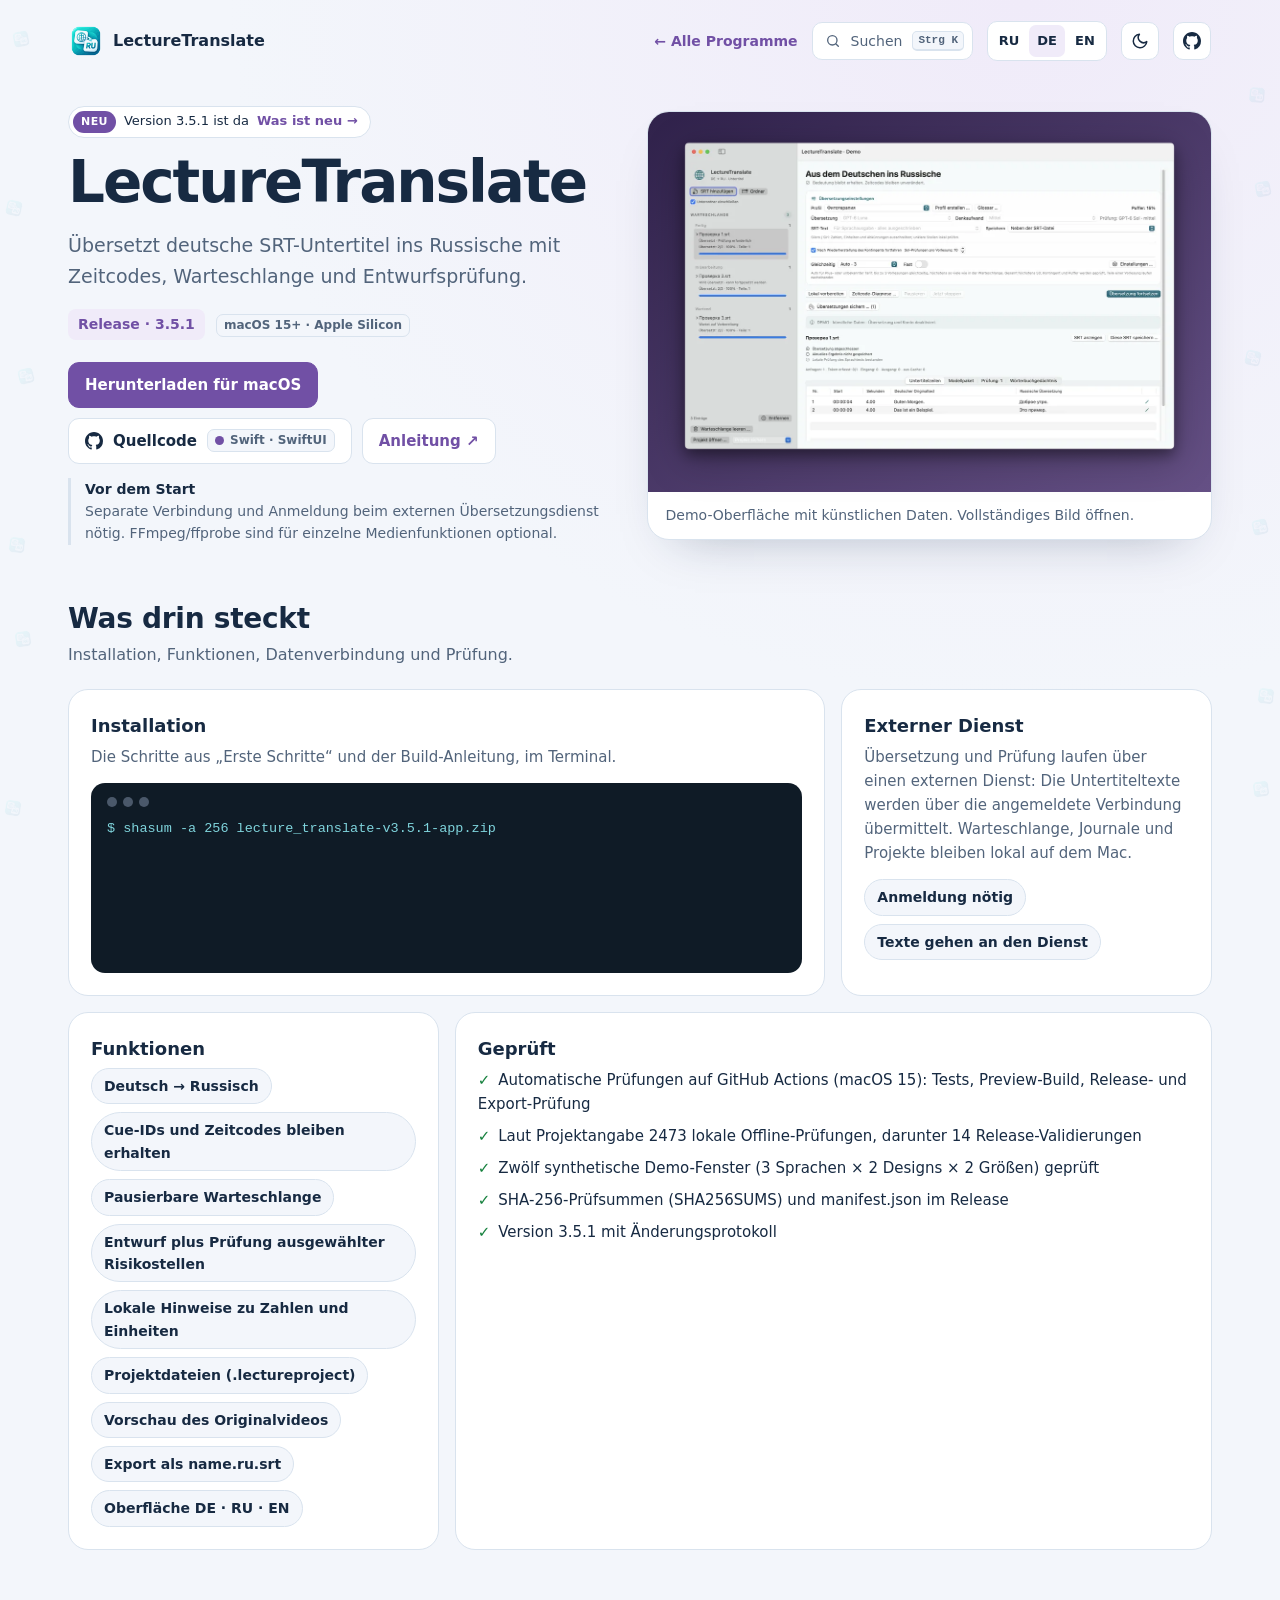
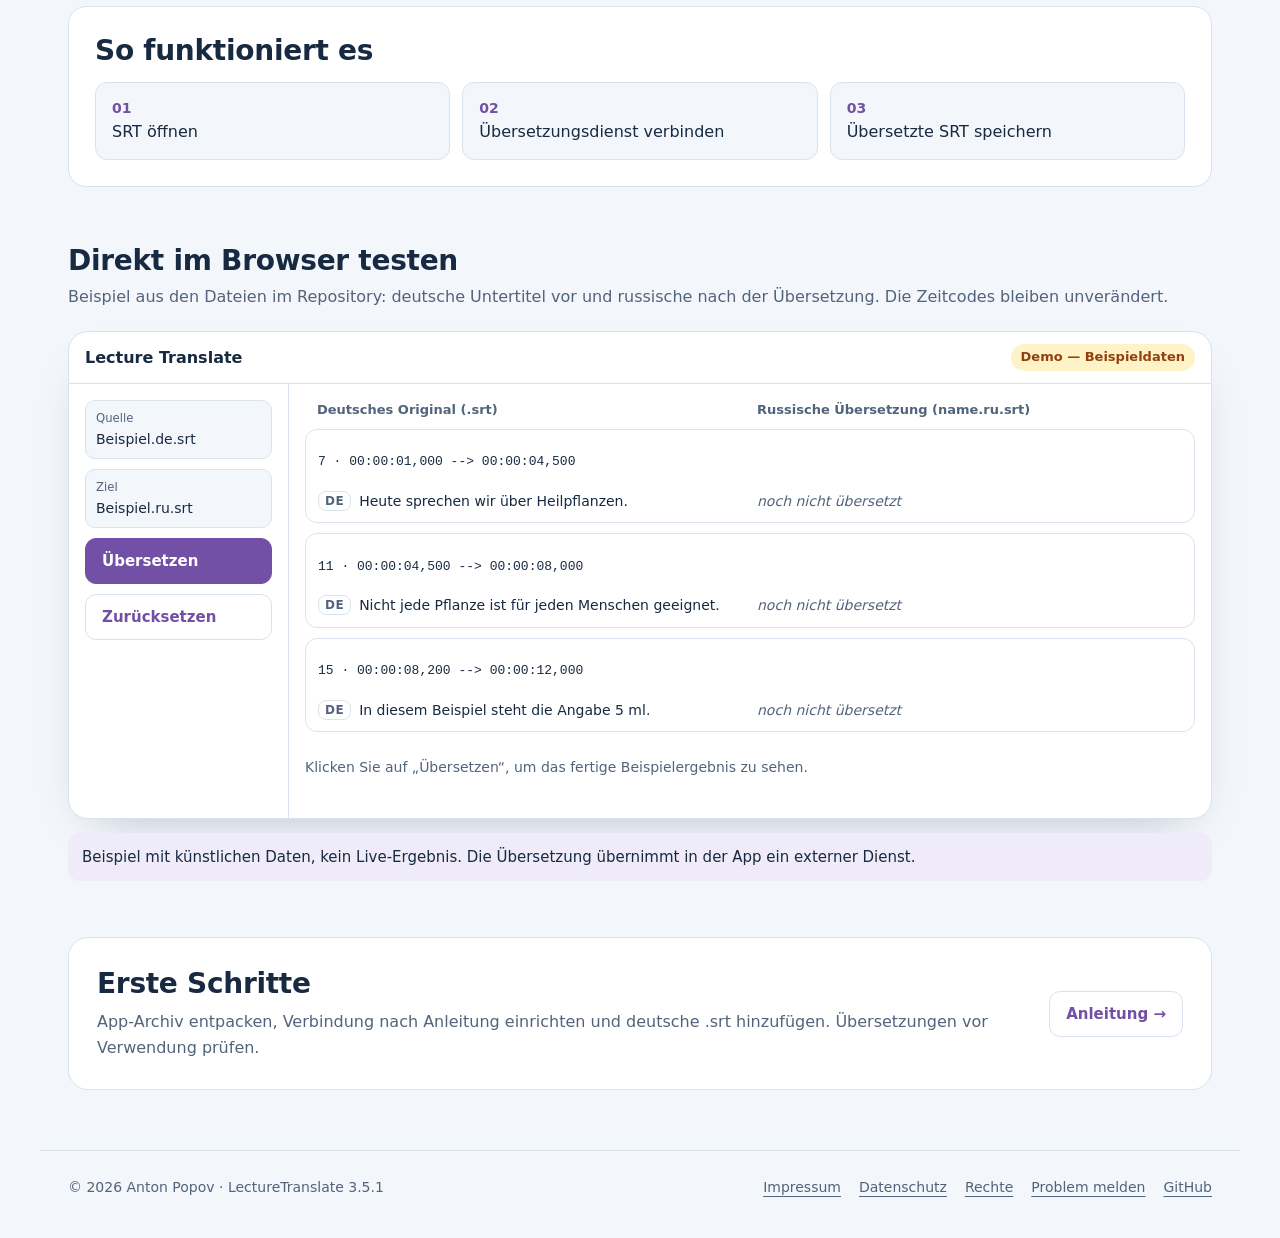
<file: index.html>
<!doctype html>
<html lang="de">
<head>
<meta charset="utf-8">
<meta name="viewport" content="width=device-width,initial-scale=1">
<meta name="color-scheme" content="light dark">
<meta name="description" content="Übersetzt deutsche SRT-Untertitel ins Russische mit Zeitcodes, Warteschlange und Entwurfsprüfung.">
<title>LectureTranslate — Übersetzt deutsche SRT-Untertitel ins Russische mit Zeitcodes, Warteschlange und Entwurfsprüfung</title>
<link rel="icon" href="presentation-icon.png">
<script src="Assets/kit/kit-theme.js"></script><link rel="stylesheet" href="Assets/kit/kit.css?v=2026.11.16-1"><script src="Assets/kit/programs.js?v=2026.11.16-1" defer></script><script src="Assets/kit/kit.js?v=2026.11.16-1" defer></script>
<link rel="stylesheet" href="presentation.css?v=2026.11.16-1">
</head>
<body class="ppk-page">
<a class="ppk-skip" href="#main">Zum Inhalt</a>
<div class="ppk-nav-wrap" id="ppk-nav-wrap">
  <nav class="ppk-nav" aria-label="Hauptnavigation">
    <a class="ppk-brand" href="index.html"><img src="presentation-icon.png" alt="" width="34" height="34"><span>LectureTranslate</span></a>
    <span class="ppk-spacer"></span>
    <a class="ppk-back" href="https://popovantondev.github.io/popovantondev/index.html">← Alle Programme</a>
    <button class="ppk-search-btn" type="button" data-ppk-open-search aria-label="Programme durchsuchen"><span>Suchen</span><kbd>Strg K</kbd></button>
    <div class="ppk-langs"><a href="index-ru.html" lang="ru" hreflang="ru">RU</a><a href="index.html" lang="de" hreflang="de" aria-current="page">DE</a><a href="index-en.html" lang="en" hreflang="en">EN</a></div>
    <button class="ppk-icon-btn ppk-theme-btn" type="button" data-ppk-theme aria-label="Farbschema wechseln"></button>
    <a class="ppk-icon-btn ppk-gh-btn" href="https://github.com/popovantondev/LectureTranslate" aria-label="GitHub"></a>
  </nav>
</div>
<main class="ppk-shell" id="main">
<div class="ppk-hero">
<div>
<a class="ppk-pill" href="https://github.com/popovantondev/LectureTranslate/releases/tag/v3.5.1"><span class="ppk-new">NEU</span><span>Version 3.5.1 ist da</span> <span class="ppk-more">Was ist neu →</span></a>
<h1>LectureTranslate</h1>
<p class="ppk-lead">Übersetzt deutsche SRT-Untertitel ins Russische mit Zeitcodes, Warteschlange und Entwurfsprüfung.</p>
<span class="ppk-status">Release · 3.5.1</span> <span class="ppk-chip ppk-meta-chip">macOS 15+ · Apple Silicon</span>
<div class="ppk-actions">
<a class="ppk-btn ppk-btn-primary" href="https://github.com/popovantondev/LectureTranslate/releases/tag/v3.5.1">Herunterladen für macOS</a>
<a class="ppk-btn ppk-btn-gh" href="https://github.com/popovantondev/LectureTranslate">Quellcode <span class="ppk-chip"><i class="ppk-dot"></i>Swift · SwiftUI</span></a>
<a class="ppk-btn" href="Guide-de.html">Anleitung ↗</a>
</div>
<p class="ppk-requirements"><strong>Vor dem Start</strong>Separate Verbindung und Anmeldung beim externen Übersetzungsdienst nötig. FFmpeg/ffprobe sind für einzelne Medienfunktionen optional.</p>

</div>
<figure class="ppk-preview">
<div class="ppk-stage"><a href="docs/screenshots/de/light-large.png"><img src="Assets/web/light-large.f5e8ec1f.webp" alt="LectureTranslate — Demo-Oberfläche mit künstlichen Daten. Vollständiges Bild öffnen." decoding="async" width="3104" height="2024" fetchpriority="high"></a></div>
<figcaption>Demo-Oberfläche mit künstlichen Daten. Vollständiges Bild öffnen.</figcaption>
</figure>
</div>

<section class="ppk-bento-section ppk-section ppk-reveal">
<h2>Was drin steckt</h2>
<p class="ppk-sub">Installation, Funktionen, Datenverbindung und Prüfung.</p>
<div class="ppk-bento">
<div class="ppk-tile ppk-wide"><h3>Installation</h3><p>Die Schritte aus „Erste Schritte“ und der Build-Anleitung, im Terminal.</p><div class="ppk-term" role="group" aria-label="Installation"><div class="ppk-term-bar"><i></i><i></i><i></i></div><div class="ppk-term-out"><div class="ppk-ps">$ shasum -a 256 lecture_translate-v3.5.1-app.zip</div><div class="ppk-dim"># Wert mit SHA256SUMS aus dem Release vergleichen</div><div class="ppk-ps">$ unzip lecture_translate-v3.5.1-app.zip</div><div class="ppk-dim"># App nicht notarisiert: macOS kann beim ersten Öffnen warnen</div><div class="ppk-dim"># Verbindung zum Übersetzungsdienst nach Anleitung einrichten</div><div class="ppk-ok">→ Deutsche .srt hinzufügen, Profil wählen, Warteschlange starten</div></div></div></div>
<div class="ppk-tile"><h3>Externer Dienst</h3><p>Übersetzung und Prüfung laufen über einen externen Dienst: Die Untertiteltexte werden über die angemeldete Verbindung übermittelt. Warteschlange, Journale und Projekte bleiben lokal auf dem Mac.</p><div class="ppk-chips"><span>Anmeldung nötig</span><span>Texte gehen an den Dienst</span></div></div>
<div class="ppk-tile"><h3>Funktionen</h3><div class="ppk-chips"><span>Deutsch → Russisch</span><span>Cue-IDs und Zeitcodes bleiben erhalten</span><span>Pausierbare Warteschlange</span><span>Entwurf plus Prüfung ausgewählter Risikostellen</span><span>Lokale Hinweise zu Zahlen und Einheiten</span><span>Projektdateien (.lectureproject)</span><span>Vorschau des Originalvideos</span><span>Export als name.ru.srt</span><span>Oberfläche DE · RU · EN</span></div></div>
<div class="ppk-tile ppk-wide"><h3>Geprüft</h3><ul class="ppk-checks"><li>Automatische Prüfungen auf GitHub Actions (macOS 15): Tests, Preview-Build, Release- und Export-Prüfung</li><li>Laut Projektangabe 2473 lokale Offline-Prüfungen, darunter 14 Release-Validierungen</li><li>Zwölf synthetische Demo-Fenster (3 Sprachen × 2 Designs × 2 Größen) geprüft</li><li>SHA-256-Prüfsummen (SHA256SUMS) und manifest.json im Release</li><li>Version 3.5.1 mit Änderungsprotokoll</li></ul></div>
</div>
</section>

<section class="ppk-section ppk-process ppk-reveal" aria-labelledby="process-title">
<h2 id="process-title">So funktioniert es</h2>
<ol class="ppk-flow"><li>SRT öffnen</li><li>Übersetzungsdienst verbinden</li><li>Übersetzte SRT speichern</li></ol>
</section>
<section class="ppk-section ppk-demo-section ppk-reveal" id="demo" data-demo="lecturetranslate" aria-labelledby="demo-title">
<h2 id="demo-title">Direkt im Browser testen</h2>
<p class="ppk-sub">Beispiel aus den Dateien im Repository: deutsche Untertitel vor und russische nach der Übersetzung. Die Zeitcodes bleiben unverändert.</p>
<div class="ppk-demo"><div class="ppk-demo-head"><span>Lecture Translate</span><span class="ppk-demo-label">Demo — Beispieldaten</span></div>
<div class="ppk-demo-body"><div class="ppk-demo-main"><noscript><p class="ppk-demo-empty">Für die Demo wird JavaScript benötigt.</p><ol class="demo-cues"><li><code>00:00:01,000 --&gt; 00:00:04,500</code><p lang="de"><span class="demo-lang">DE</span>Heute sprechen wir über Heilpflanzen.</p><p lang="ru">Сегодня мы говорим о лекарственных
растениях.</p></li><li><code>00:00:04,500 --&gt; 00:00:08,000</code><p lang="de"><span class="demo-lang">DE</span>Nicht jede Pflanze ist für jeden Menschen geeignet.</p><p lang="ru">Не каждое растение подходит каждому
человеку.</p></li><li><code>00:00:08,200 --&gt; 00:00:12,000</code><p lang="de"><span class="demo-lang">DE</span>In diesem Beispiel steht die Angabe 5 ml.</p><p lang="ru">В этом примере указано пять миллилитров.</p></li></ol></noscript></div></div></div>
<p class="ppk-notice">Beispiel mit künstlichen Daten, kein Live-Ergebnis. Die Übersetzung übernimmt in der App ein externer Dienst.</p>
<script type="application/json" id="demo-data">{"labels": {"title": "Direkt im Browser testen", "sub": "Beispiel aus den Dateien im Repository: deutsche Untertitel vor und russische nach der Übersetzung. Die Zeitcodes bleiben unverändert.", "label": "Demo — Beispieldaten", "source": "Quelle", "target": "Ziel", "translate": "Übersetzen", "reset": "Zurücksetzen", "hint": "Klicken Sie auf „Übersetzen“, um das fertige Beispielergebnis zu sehen.", "done": "✓ Fertig: 3 Untertitel, alle Zeitcodes unverändert. (Demo — fertiges Beispiel, keine echte Übersetzung.)", "pending": "noch nicht übersetzt", "same": "Zeitcode gleich", "mark": "Zeitcode markieren", "nojs": "Für die Demo wird JavaScript benötigt.", "cues": "Untertitel", "before": "Deutsches Original (.srt)", "after": "Russische Übersetzung (name.ru.srt)", "note": "Beispiel mit künstlichen Daten, kein Live-Ergebnis. Die Übersetzung übernimmt in der App ein externer Dienst.", "sourceName": "Beispiel.de.srt", "targetName": "Beispiel.ru.srt"}, "before": [{"n": "7", "t": "00:00:01,000 --> 00:00:04,500", "x": "Heute sprechen wir über Heilpflanzen."}, {"n": "11", "t": "00:00:04,500 --> 00:00:08,000", "x": "Nicht jede Pflanze ist für jeden Menschen geeignet."}, {"n": "15", "t": "00:00:08,200 --> 00:00:12,000", "x": "In diesem Beispiel steht die Angabe 5 ml."}], "after": [{"n": "7", "t": "00:00:01,000 --> 00:00:04,500", "x": "Сегодня мы говорим о лекарственных\nрастениях."}, {"n": "11", "t": "00:00:04,500 --> 00:00:08,000", "x": "Не каждое растение подходит каждому\nчеловеку."}, {"n": "15", "t": "00:00:08,200 --> 00:00:12,000", "x": "В этом примере указано пять миллилитров."}]}</script>
</section>
<section class="ppk-section ppk-start ppk-reveal">
<div><h2>Erste Schritte</h2><p>App-Archiv entpacken, Verbindung nach Anleitung einrichten und deutsche .srt hinzufügen. Übersetzungen vor Verwendung prüfen.</p></div>
<div class="ppk-actions"><a class="ppk-btn" href="Guide-de.html">Anleitung →</a></div>
</section>
</main>
<footer class="ppk-footer">
<span>© 2026 Anton Popov · LectureTranslate 3.5.1</span>
<nav aria-label="Rechtliches"><a href="https://popovantondev.github.io/popovantondev/impressum.html">Impressum</a><a href="https://popovantondev.github.io/popovantondev/datenschutz.html">Datenschutz</a><a href="https://github.com/popovantondev/LectureTranslate/blob/main/RIGHTS.md">Rechte</a><a href="https://github.com/popovantondev/LectureTranslate/issues/new/choose">Problem melden</a><a href="https://github.com/popovantondev/LectureTranslate">GitHub</a></nav>
</footer>
<script src="Assets/demo.js?v=7cbf1f97" defer></script>
</body>
</html>
</file>
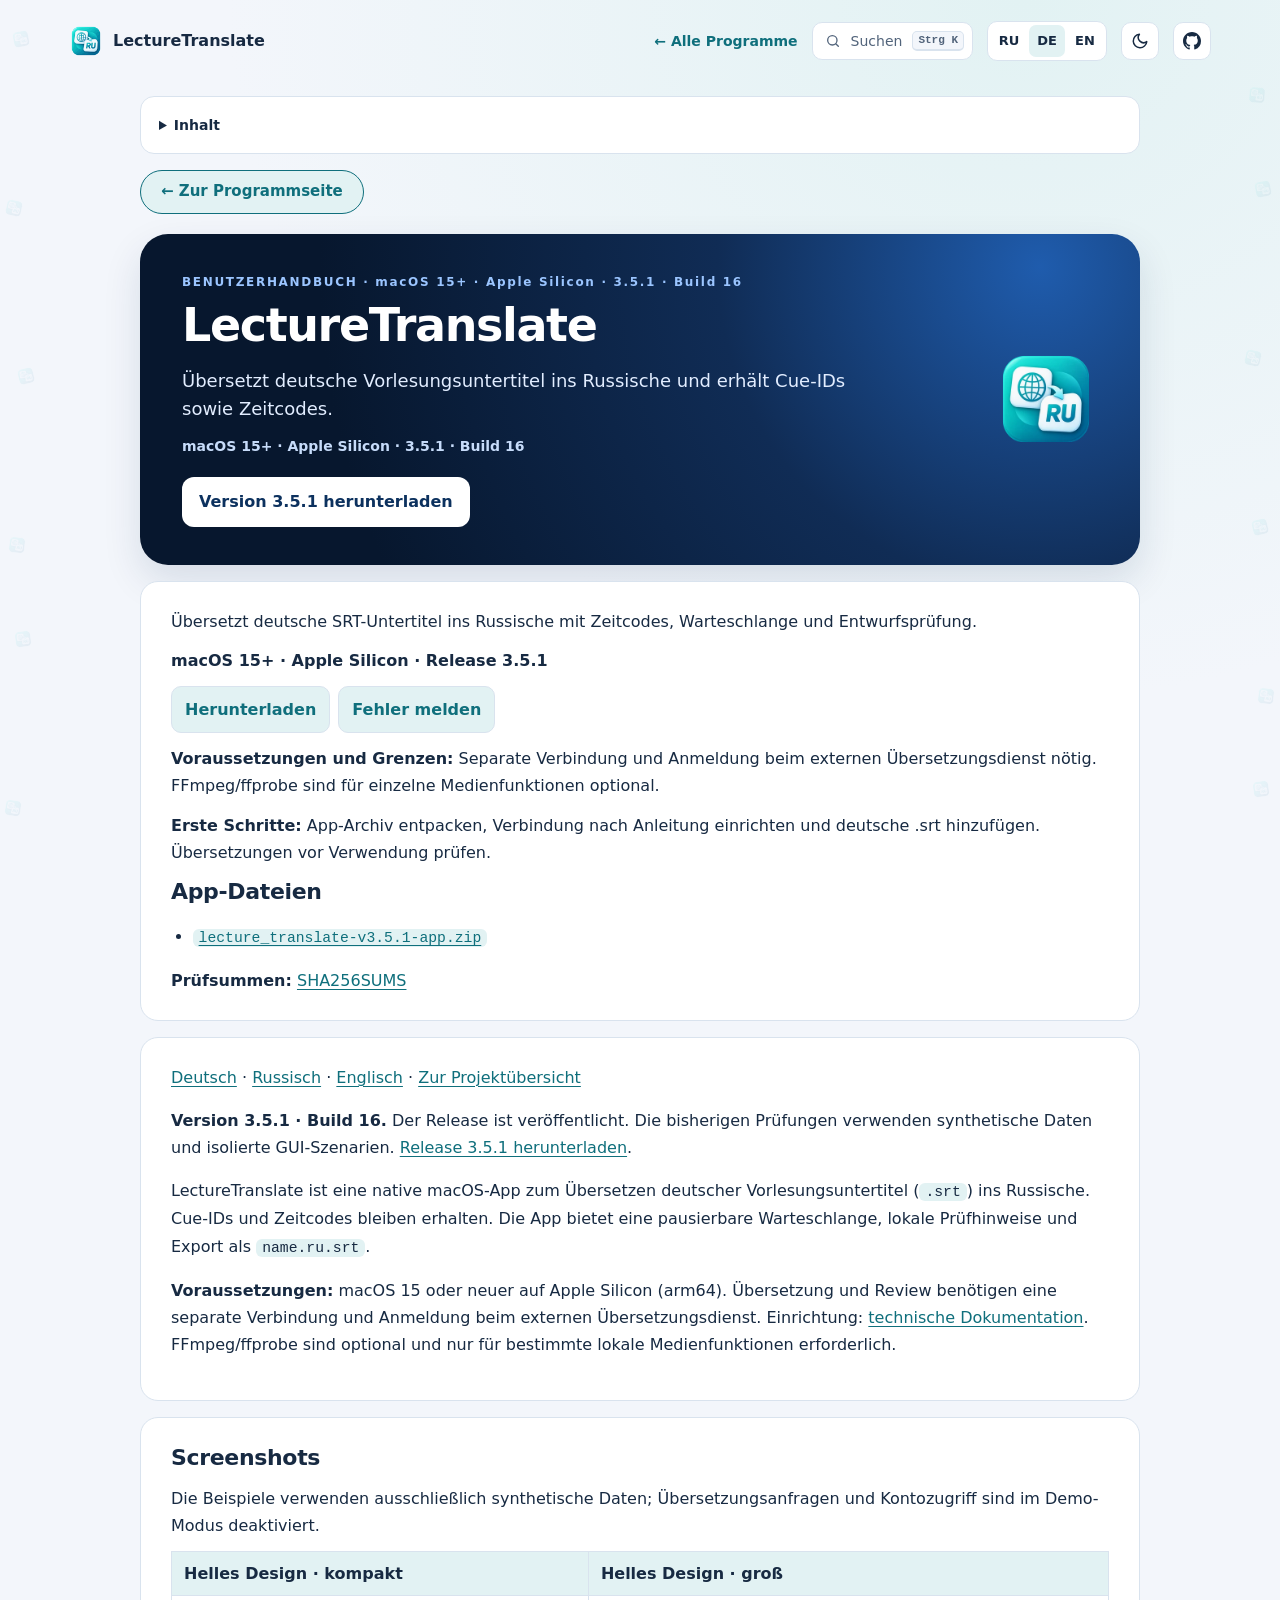
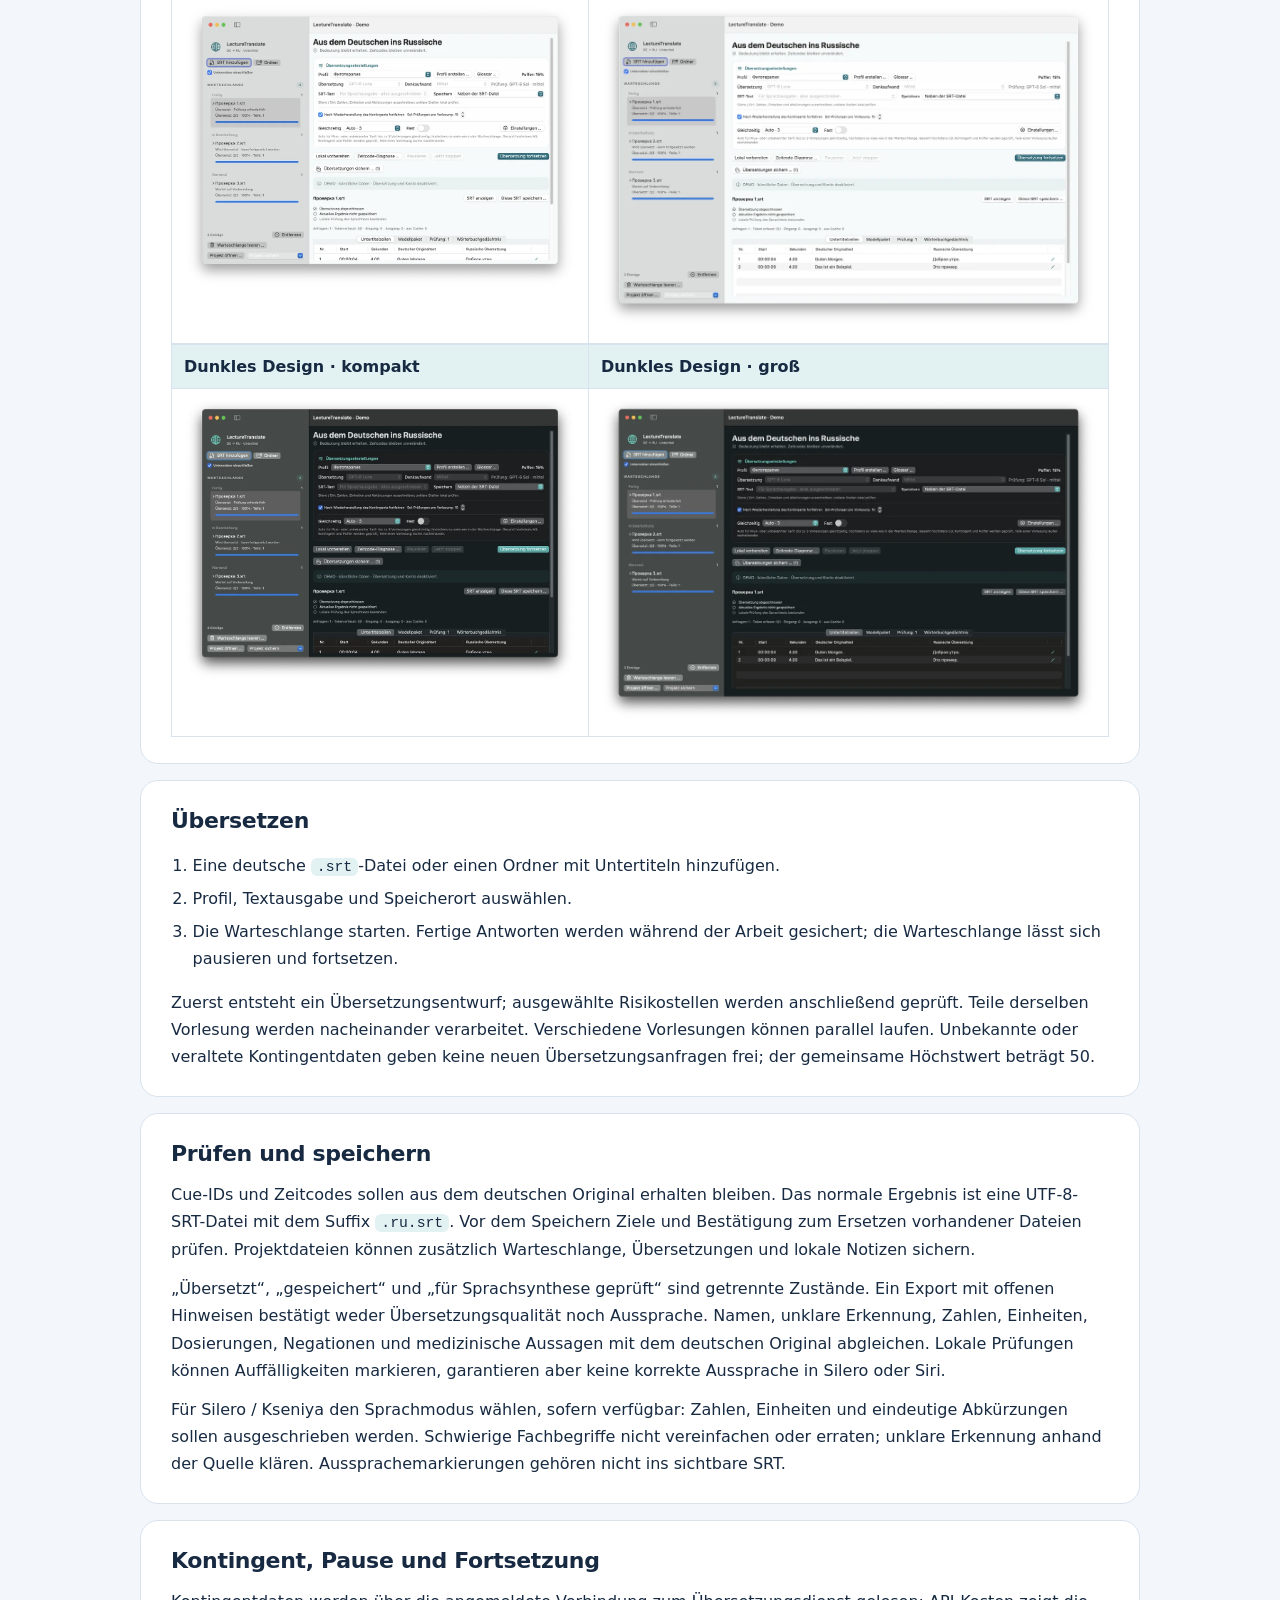
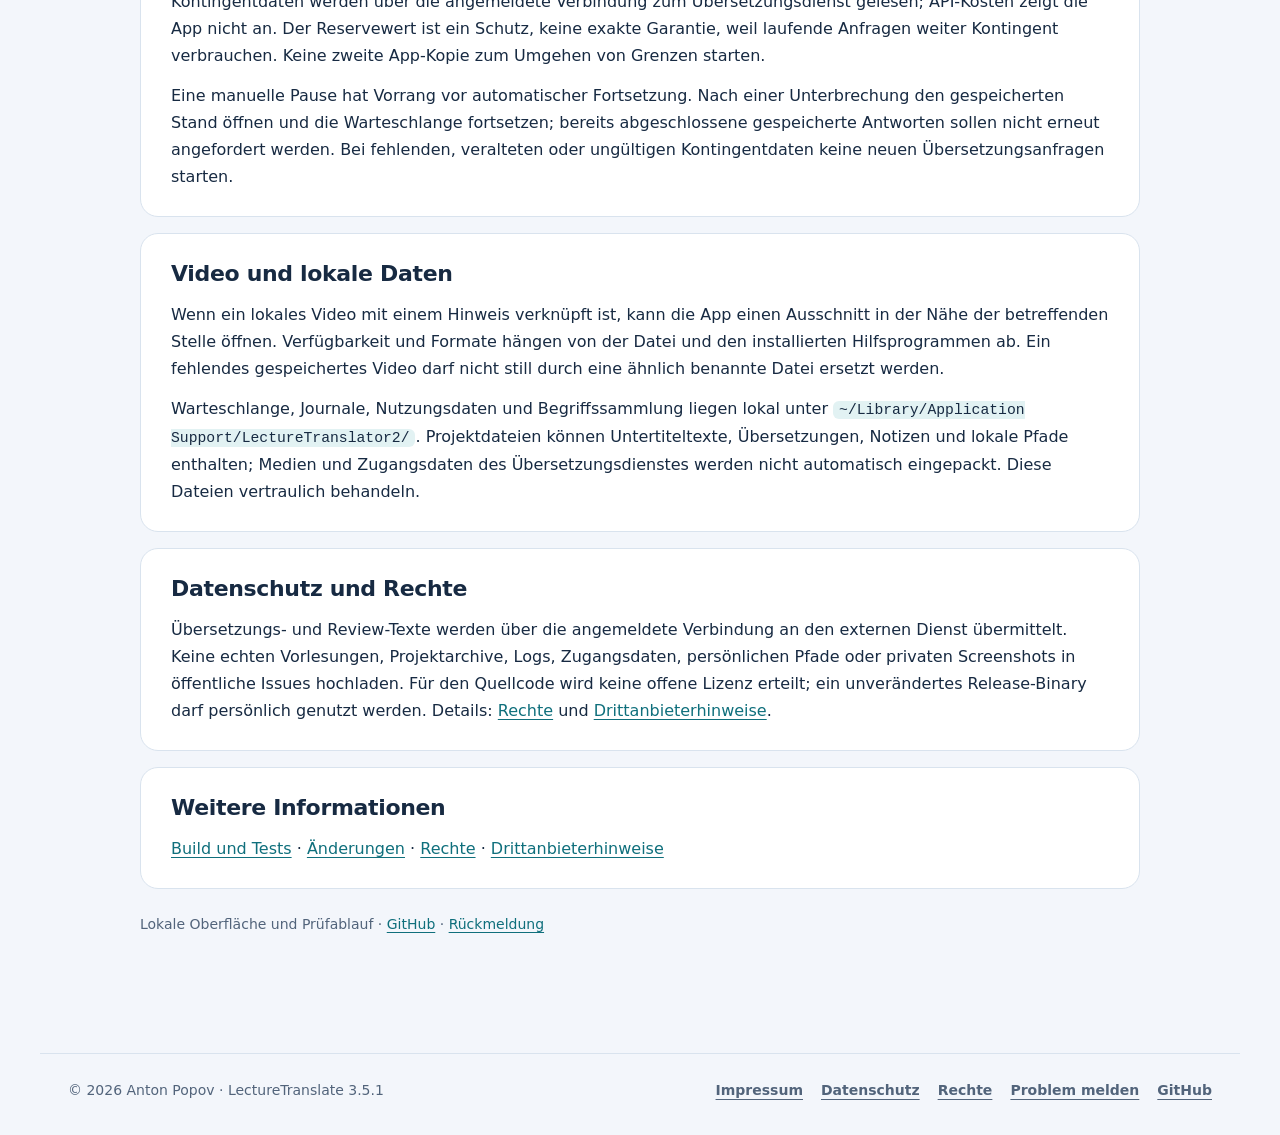
<file: Guide-de.html>
<!doctype html><html lang="de"><head><meta charset="utf-8"><meta name="viewport" content="width=device-width,initial-scale=1"><meta name="theme-color" content="#071a35"><meta name="description" content="&#220;bersetzt deutsche Vorlesungsuntertitel ins Russische und erh&#228;lt Cue-IDs sowie Zeitcodes."><title>LectureTranslate — Anleitung</title><style>:root{--ink:#14253d;--muted:#607087;--line:#dbe4f0;--blue:#1677ff;--panel:#fff;--canvas:#f3f6fb}
*{box-sizing:border-box}body{margin:0;background:var(--canvas);color:var(--ink);font:16px/1.72 -apple-system,BlinkMacSystemFont,"Segoe UI",sans-serif}a{color:#075dd1;text-decoration-thickness:1px;text-underline-offset:3px}a:hover{color:#003c91}.shell{width:min(100% - 36px,1000px);margin:0 auto;padding:24px 0 56px}.top{display:flex;align-items:center;justify-content:space-between;gap:18px;margin-bottom:20px}.brand{display:flex;align-items:center;gap:10px;color:var(--ink);font-weight:750;text-decoration:none}.brand-mark{display:grid;width:38px;height:38px;place-items:center;border-radius:12px;background:#e6f0ff;color:#075dd1;font-size:18px;font-weight:800}.brand img{width:38px;height:38px;object-fit:contain}nav{display:flex;gap:8px;flex-wrap:wrap}nav a{padding:7px 12px;border:1px solid var(--line);border-radius:999px;background:#fff;color:#34445b;text-decoration:none;font-size:14px;font-weight:650}nav a[aria-current=page]{background:#e6f0ff;border-color:#b8d3ff;color:#075dd1}.hero{display:grid;grid-template-columns:1fr 104px;gap:24px;align-items:center;padding:38px 42px;border-radius:28px;background:radial-gradient(circle at 90% 10%,#1f5cad 0,#102c55 34%,#07172e 76%);color:#fff;box-shadow:0 16px 38px #0b2b551f}.kicker{margin:0 0 8px;color:#9bc5ff;font-size:12px;letter-spacing:.14em;font-weight:750}.meta{margin:12px 0 0;color:#c7dcfa;font-size:14px;font-weight:650}h1{margin:0;font-size:clamp(30px,5vw,46px);line-height:1.12;letter-spacing:-.03em}.lead{max-width:720px;margin:15px 0 0;color:#e2edff;font-size:18px;line-height:1.55}.brand-mark-large{display:grid;width:92px;height:92px;place-items:center;border:1px solid #ffffff42;border-radius:24px;background:#ffffff12;color:#fff;font-size:38px;font-weight:800}.button{display:inline-block;margin-top:19px;padding:10px 16px;border:1px solid #ffffff5c;border-radius:12px;background:#fff;color:#0c315e;font-weight:700;text-decoration:none}.overview,.topic{margin:16px 0;padding:26px 30px;background:var(--panel);border:1px solid var(--line);border-radius:18px;box-shadow:0 5px 16px #0b2b5507}.overview p:first-child{margin-top:0}.overview img{display:block;max-width:100%;height:auto;margin:16px auto;border:1px solid var(--line);border-radius:12px}.overview table,.topic table{display:block;max-width:100%;overflow-x:auto;border-collapse:collapse}.overview th,.overview td,.topic th,.topic td{padding:8px 10px;border:1px solid var(--line);text-align:left}.topic h2{margin:0 0 12px;font-size:22px;line-height:1.3;letter-spacing:-.015em}.topic h3{margin:22px 0 8px;font-size:18px;line-height:1.35}.topic p{margin:0 0 12px}.topic p:last-child{margin-bottom:0}.topic ul,.topic ol{padding-left:1.35em}.topic li{margin:.35em 0}.topic th{background:#eef4fc}.topic pre{max-width:100%;overflow:auto;padding:16px;border-radius:12px;background:#0b1b31;color:#e5efff}.topic code{padding:.12em .35em;border-radius:5px;background:#edf2f8}.topic pre code{padding:0;background:transparent;color:inherit}.topic blockquote{margin:12px 0;padding:4px 16px;border-left:3px solid #8bbaff;color:var(--muted)}footer{margin-top:24px;padding:20px 10px;color:var(--muted);text-align:center;font-size:14px}@media(max-width:620px){.shell{width:min(100% - 22px,1000px);padding-top:12px}.top{align-items:flex-start;flex-direction:column}.hero{grid-template-columns:1fr 66px;padding:26px 22px;border-radius:20px;gap:12px}.brand-mark-large{width:66px;height:66px;font-size:28px;border-radius:18px}.lead{font-size:16px}.overview,.topic{padding:21px 19px}}@media print{body{background:#fff}.shell{width:100%;padding:0}.top nav,.button{break-inside:avoid}.hero,.topic,.overview{box-shadow:none}.topic{break-inside:avoid}}
/* Use the application's real artwork in the guide header. */
.brand-mark{display:grid;flex:none;width:38px;height:38px;place-items:center;overflow:hidden;border-radius:10px;background:#ffffff18}
.brand-mark img{display:block;width:100%;height:100%;padding:2px;object-fit:contain}
.brand-mark-large{display:grid;box-sizing:border-box;width:104px;height:104px;padding:8px;place-items:center;overflow:hidden;border:1px solid #ffffff48;border-radius:24px;background:#ffffff12;font-size:0}
.brand-mark-large img{display:block;width:100%;height:100%;object-fit:contain}
.brand-mark-large.preview-art img{padding:0;object-fit:cover}
@media(max-width:620px){.brand-mark-large{width:66px;height:66px;padding:5px;border-radius:18px}}

/* Let the app artwork stand on its own without an extra tile. */
.brand-mark,
.brand-mark-large,
.brand-mark-large.preview-art {
  padding: 0;
  border: 0;
  border-radius: 0;
  background: transparent;
  box-shadow: none;
}
.brand-mark img,
.brand-mark-large img,
.brand-mark-large.preview-art img {
  padding: 0;
  border: 0;
  border-radius: 0;
  background: transparent;
  box-shadow: none;
}
.release-summary code{overflow-wrap:anywhere}.release-actions{display:flex;gap:8px;flex-wrap:wrap}.release-link{display:inline-block;padding:9px 13px;border:1px solid #bdd1ed;border-radius:10px;background:#edf4ff;color:#0753ad;font-weight:650;text-decoration:none}.release-link:focus-visible{outline:3px solid #1677ff;outline-offset:3px}
</style><!-- ppk-head:start --><meta name="color-scheme" content="light dark"><link rel="icon" href="presentation-icon.png"><script src="Assets/kit/kit-theme.js"></script><link rel="stylesheet" href="Assets/kit/kit.css?v=2026.11.16-1"><script src="Assets/kit/programs.js?v=2026.11.16-1" defer></script><script src="Assets/kit/kit.js?v=2026.11.16-1" defer></script><link rel="stylesheet" href="guide-kit.css?v=2026.11.16-1-faa9ca0f"><!-- ppk-head:end --></head><body class="ppk-page ppk-prose">
<!-- ppk-nav:start --><a class="ppk-skip" href="#main-content">Zum Inhalt</a>
<div class="ppk-nav-wrap" id="ppk-nav-wrap">
  <nav class="ppk-nav" aria-label="Hauptnavigation">
    <a class="ppk-brand" href="index.html"><img src="presentation-icon.png" alt="" width="34" height="34"><span>LectureTranslate</span></a>
    <span class="ppk-spacer"></span>
    <a class="ppk-back" href="https://popovantondev.github.io/popovantondev/index.html">← Alle Programme</a>
    <button class="ppk-search-btn" type="button" data-ppk-open-search aria-label="Programme durchsuchen"><span>Suchen</span><kbd>Strg K</kbd></button>
    <div class="ppk-langs"><a href="Guide-ru.html" lang="ru" hreflang="ru">RU</a><a href="Guide-de.html" lang="de" hreflang="de" aria-current="page">DE</a><a href="Guide-en.html" lang="en" hreflang="en">EN</a></div>
    <button class="ppk-icon-btn ppk-theme-btn" type="button" data-ppk-theme aria-label="Farbschema wechseln"></button>
    <a class="ppk-icon-btn ppk-gh-btn" href="https://github.com/popovantondev/LectureTranslate" aria-label="GitHub"></a>
  </nav>
</div><!-- ppk-nav:end -->
<div class="shell"><aside class="guide-tools"><details><summary>Inhalt</summary><ol><li><a href="#screenshots">Screenshots</a></li><li><a href="#ubersetzen">Übersetzen</a></li><li><a href="#prufen-und-speichern">Prüfen und speichern</a></li><li><a href="#kontingent-pause-und-fortsetzung">Kontingent, Pause und Fortsetzung</a></li><li><a href="#video-und-lokale-daten">Video und lokale Daten</a></li><li><a href="#datenschutz-und-rechte">Datenschutz und Rechte</a></li><li><a href="#weitere-informationen">Weitere Informationen</a></li></ol></details></aside>
<main id="main-content">
<!-- ppk-guide-home:start --><p class="guide-home"><a class="guide-home-link" href="index.html">← Zur Programmseite</a></p><!-- ppk-guide-home:end -->
<section class="hero"><div><p class="kicker">BENUTZERHANDBUCH &#183; macOS 15+ &#183; Apple Silicon &#183; 3.5.1 &#183; Build 16</p><h1>LectureTranslate</h1><p class="lead">&#220;bersetzt deutsche Vorlesungsuntertitel ins Russische und erh&#228;lt Cue-IDs sowie Zeitcodes.</p><p class="meta">macOS 15+ &#183; Apple Silicon &#183; 3.5.1 &#183; Build 16</p><a class="button" href="https://github.com/popovantondev/LectureTranslate/releases/tag/v3.5.1">Version 3.5.1 herunterladen</a></div><div class="brand-mark-large"><img src="Assets/web/TranslatorIcon.a2f05b22.webp" alt="" width="1024" height="1024" decoding="async"></div></section>
<!-- public-release:start -->
<section class="topic release-summary" aria-label="Erste Schritte">
<p>Übersetzt deutsche SRT-Untertitel ins Russische mit Zeitcodes, Warteschlange und Entwurfsprüfung.</p>
<p><strong>macOS 15+ · Apple Silicon · Release 3.5.1</strong></p>
<p class="release-actions"><a class="release-link" href="https://github.com/popovantondev/LectureTranslate/releases/tag/v3.5.1">Herunterladen</a> <a class="release-link" href="https://github.com/popovantondev/LectureTranslate/issues/new/choose">Fehler melden</a></p>
<p><strong>Voraussetzungen und Grenzen:</strong> Separate Verbindung und Anmeldung beim externen Übersetzungsdienst nötig. FFmpeg/ffprobe sind für einzelne Medienfunktionen optional.</p>
<p><strong>Erste Schritte:</strong> App-Archiv entpacken, Verbindung nach Anleitung einrichten und deutsche .srt hinzufügen. Übersetzungen vor Verwendung prüfen.</p>
<h2>App-Dateien</h2>
<ul>
<li><a href="https://github.com/popovantondev/LectureTranslate/releases/download/v3.5.1/lecture_translate-v3.5.1-app.zip"><code>lecture_translate-v3.5.1-app.zip</code></a></li>
</ul>
<p><strong>Prüfsummen:</strong> <a href="https://github.com/popovantondev/LectureTranslate/releases/download/v3.5.1/SHA256SUMS">SHA256SUMS</a></p>
</section>
<!-- public-release:end -->
<section class="overview">
<p><a href="Guide-de.html">Deutsch</a> · <a href="Guide-ru.html">Russisch</a> · <a href="Guide-en.html">Englisch</a> · <a href="https://github.com/popovantondev/LectureTranslate/blob/main/README.md">Zur Projektübersicht</a></p>
<p><strong>Version 3.5.1 · Build 16.</strong> Der Release ist veröffentlicht. Die bisherigen Prüfungen verwenden synthetische Daten und isolierte GUI-Szenarien. <a href="https://github.com/popovantondev/LectureTranslate/releases/tag/v3.5.1">Release 3.5.1 herunterladen</a>.</p>
<p>LectureTranslate ist eine native macOS-App zum Übersetzen deutscher Vorlesungsuntertitel (<code>.srt</code>) ins Russische. Cue-IDs und Zeitcodes bleiben erhalten. Die App bietet eine pausierbare Warteschlange, lokale Prüfhinweise und Export als <code>name.ru.srt</code>.</p>
<p><strong>Voraussetzungen:</strong> macOS 15 oder neuer auf Apple Silicon (arm64). Übersetzung und Review benötigen eine separate Verbindung und Anmeldung beim externen Übersetzungsdienst. Einrichtung: <a href="https://github.com/popovantondev/LectureTranslate/blob/main/docs/de/BUILD.md">technische Dokumentation</a>. FFmpeg/ffprobe sind optional und nur für bestimmte lokale Medienfunktionen erforderlich.</p>
</section><section class="topic"><h2 id="screenshots">Screenshots</h2>
<p>Die Beispiele verwenden ausschließlich synthetische Daten; Übersetzungsanfragen und Kontozugriff sind im Demo-Modus deaktiviert.</p>
<table>
<thead>
<tr>
<th>Helles Design · kompakt</th>
<th>Helles Design · groß</th>
</tr>
</thead>
<tbody>
<tr>
<td><a class="guide-full-image" href="docs/screenshots/de/light-compact.png" aria-label="Vollständiges Bild öffnen"><img src="Assets/web/light-compact.0e7c9c50.webp" alt="LectureTranslate auf Deutsch, helles kompaktes Fenster" width="2424" height="1752" loading="lazy" decoding="async" /></a></td>
<td><a class="guide-full-image" href="docs/screenshots/de/light-large.png" aria-label="Vollständiges Bild öffnen"><img src="Assets/web/light-large.f5e8ec1f.webp" alt="LectureTranslate auf Deutsch, helles großes Fenster" width="3104" height="2024" loading="lazy" decoding="async" /></a></td>
</tr>
</tbody>
</table>
<table>
<thead>
<tr>
<th>Dunkles Design · kompakt</th>
<th>Dunkles Design · groß</th>
</tr>
</thead>
<tbody>
<tr>
<td><a class="guide-full-image" href="docs/screenshots/de/dark-compact.png" aria-label="Vollständiges Bild öffnen"><img src="Assets/web/dark-compact.43c4b66a.webp" alt="LectureTranslate auf Deutsch, dunkles kompaktes Fenster" width="2424" height="1752" loading="lazy" decoding="async" /></a></td>
<td><a class="guide-full-image" href="docs/screenshots/de/dark-large.png" aria-label="Vollständiges Bild öffnen"><img src="Assets/web/dark-large.e54205be.webp" alt="LectureTranslate auf Deutsch, dunkles großes Fenster" width="3104" height="2024" loading="lazy" decoding="async" /></a></td>
</tr>
</tbody>
</table>
</section><section class="topic"><h2 id="ubersetzen">Übersetzen</h2>
<ol>
<li>Eine deutsche <code>.srt</code>-Datei oder einen Ordner mit Untertiteln hinzufügen.</li>
<li>Profil, Textausgabe und Speicherort auswählen.</li>
<li>Die Warteschlange starten. Fertige Antworten werden während der Arbeit gesichert; die Warteschlange lässt sich pausieren und fortsetzen.</li>
</ol>
<p>Zuerst entsteht ein Übersetzungsentwurf; ausgewählte Risikostellen werden anschließend geprüft. Teile derselben Vorlesung werden nacheinander verarbeitet. Verschiedene Vorlesungen können parallel laufen. Unbekannte oder veraltete Kontingentdaten geben keine neuen Übersetzungsanfragen frei; der gemeinsame Höchstwert beträgt 50.</p>
</section><section class="topic"><h2 id="prufen-und-speichern">Prüfen und speichern</h2>
<p>Cue-IDs und Zeitcodes sollen aus dem deutschen Original erhalten bleiben. Das normale Ergebnis ist eine UTF-8-SRT-Datei mit dem Suffix <code>.ru.srt</code>. Vor dem Speichern Ziele und Bestätigung zum Ersetzen vorhandener Dateien prüfen. Projektdateien können zusätzlich Warteschlange, Übersetzungen und lokale Notizen sichern.</p>
<p>„Übersetzt“, „gespeichert“ und „für Sprachsynthese geprüft“ sind getrennte Zustände. Ein Export mit offenen Hinweisen bestätigt weder Übersetzungsqualität noch Aussprache. Namen, unklare Erkennung, Zahlen, Einheiten, Dosierungen, Negationen und medizinische Aussagen mit dem deutschen Original abgleichen. Lokale Prüfungen können Auffälligkeiten markieren, garantieren aber keine korrekte Aussprache in Silero oder Siri.</p>
<p>Für Silero / Kseniya den Sprachmodus wählen, sofern verfügbar: Zahlen, Einheiten und eindeutige Abkürzungen sollen ausgeschrieben werden. Schwierige Fachbegriffe nicht vereinfachen oder erraten; unklare Erkennung anhand der Quelle klären. Aussprachemarkierungen gehören nicht ins sichtbare SRT.</p>
</section><section class="topic"><h2 id="kontingent-pause-und-fortsetzung">Kontingent, Pause und Fortsetzung</h2>
<p>Kontingentdaten werden über die angemeldete Verbindung zum Übersetzungsdienst gelesen; API-Kosten zeigt die App nicht an. Der Reservewert ist ein Schutz, keine exakte Garantie, weil laufende Anfragen weiter Kontingent verbrauchen. Keine zweite App-Kopie zum Umgehen von Grenzen starten.</p>
<p>Eine manuelle Pause hat Vorrang vor automatischer Fortsetzung. Nach einer Unterbrechung den gespeicherten Stand öffnen und die Warteschlange fortsetzen; bereits abgeschlossene gespeicherte Antworten sollen nicht erneut angefordert werden. Bei fehlenden, veralteten oder ungültigen Kontingentdaten keine neuen Übersetzungsanfragen starten.</p>
</section><section class="topic"><h2 id="video-und-lokale-daten">Video und lokale Daten</h2>
<p>Wenn ein lokales Video mit einem Hinweis verknüpft ist, kann die App einen Ausschnitt in der Nähe der betreffenden Stelle öffnen. Verfügbarkeit und Formate hängen von der Datei und den installierten Hilfsprogrammen ab. Ein fehlendes gespeichertes Video darf nicht still durch eine ähnlich benannte Datei ersetzt werden.</p>
<p>Warteschlange, Journale, Nutzungsdaten und Begriffssammlung liegen lokal unter <code>~/Library/Application Support/LectureTranslator2/</code>. Projektdateien können Untertiteltexte, Übersetzungen, Notizen und lokale Pfade enthalten; Medien und Zugangsdaten des Übersetzungsdienstes werden nicht automatisch eingepackt. Diese Dateien vertraulich behandeln.</p>
</section><section class="topic"><h2 id="datenschutz-und-rechte">Datenschutz und Rechte</h2>
<p>Übersetzungs- und Review-Texte werden über die angemeldete Verbindung an den externen Dienst übermittelt. Keine echten Vorlesungen, Projektarchive, Logs, Zugangsdaten, persönlichen Pfade oder privaten Screenshots in öffentliche Issues hochladen. Für den Quellcode wird keine offene Lizenz erteilt; ein unverändertes Release-Binary darf persönlich genutzt werden. Details: <a href="https://github.com/popovantondev/LectureTranslate/blob/main/docs/de/RIGHTS.md">Rechte</a> und <a href="https://github.com/popovantondev/LectureTranslate/blob/main/docs/de/THIRD-PARTY-NOTICES.md">Drittanbieterhinweise</a>.</p>
</section><section class="topic"><h2 id="weitere-informationen">Weitere Informationen</h2>
<p><a href="https://github.com/popovantondev/LectureTranslate/blob/main/docs/de/BUILD.md">Build und Tests</a> · <a href="https://github.com/popovantondev/LectureTranslate/blob/main/docs/de/CHANGELOG.md">Änderungen</a> · <a href="https://github.com/popovantondev/LectureTranslate/blob/main/docs/de/RIGHTS.md">Rechte</a> · <a href="https://github.com/popovantondev/LectureTranslate/blob/main/docs/de/THIRD-PARTY-NOTICES.md">Drittanbieterhinweise</a></p>
</section></main><div class="guide-note">Lokale Oberfl&#228;che und Pr&#252;fablauf · <a href="https://github.com/popovantondev/LectureTranslate">GitHub</a> · <a href="https://github.com/popovantondev/LectureTranslate/issues/new/choose">Rückmeldung</a></div></div>
<footer class="ppk-footer">
<span>© 2026 Anton Popov · LectureTranslate 3.5.1</span>
<nav aria-label="Rechtliches"><a href="https://popovantondev.github.io/popovantondev/impressum.html">Impressum</a><a href="https://popovantondev.github.io/popovantondev/datenschutz.html">Datenschutz</a><a href="https://github.com/popovantondev/LectureTranslate/blob/main/RIGHTS.md">Rechte</a><a href="https://github.com/popovantondev/LectureTranslate/issues/new/choose">Problem melden</a><a href="https://github.com/popovantondev/LectureTranslate">GitHub</a></nav>
</footer>
</body></html>
</file>
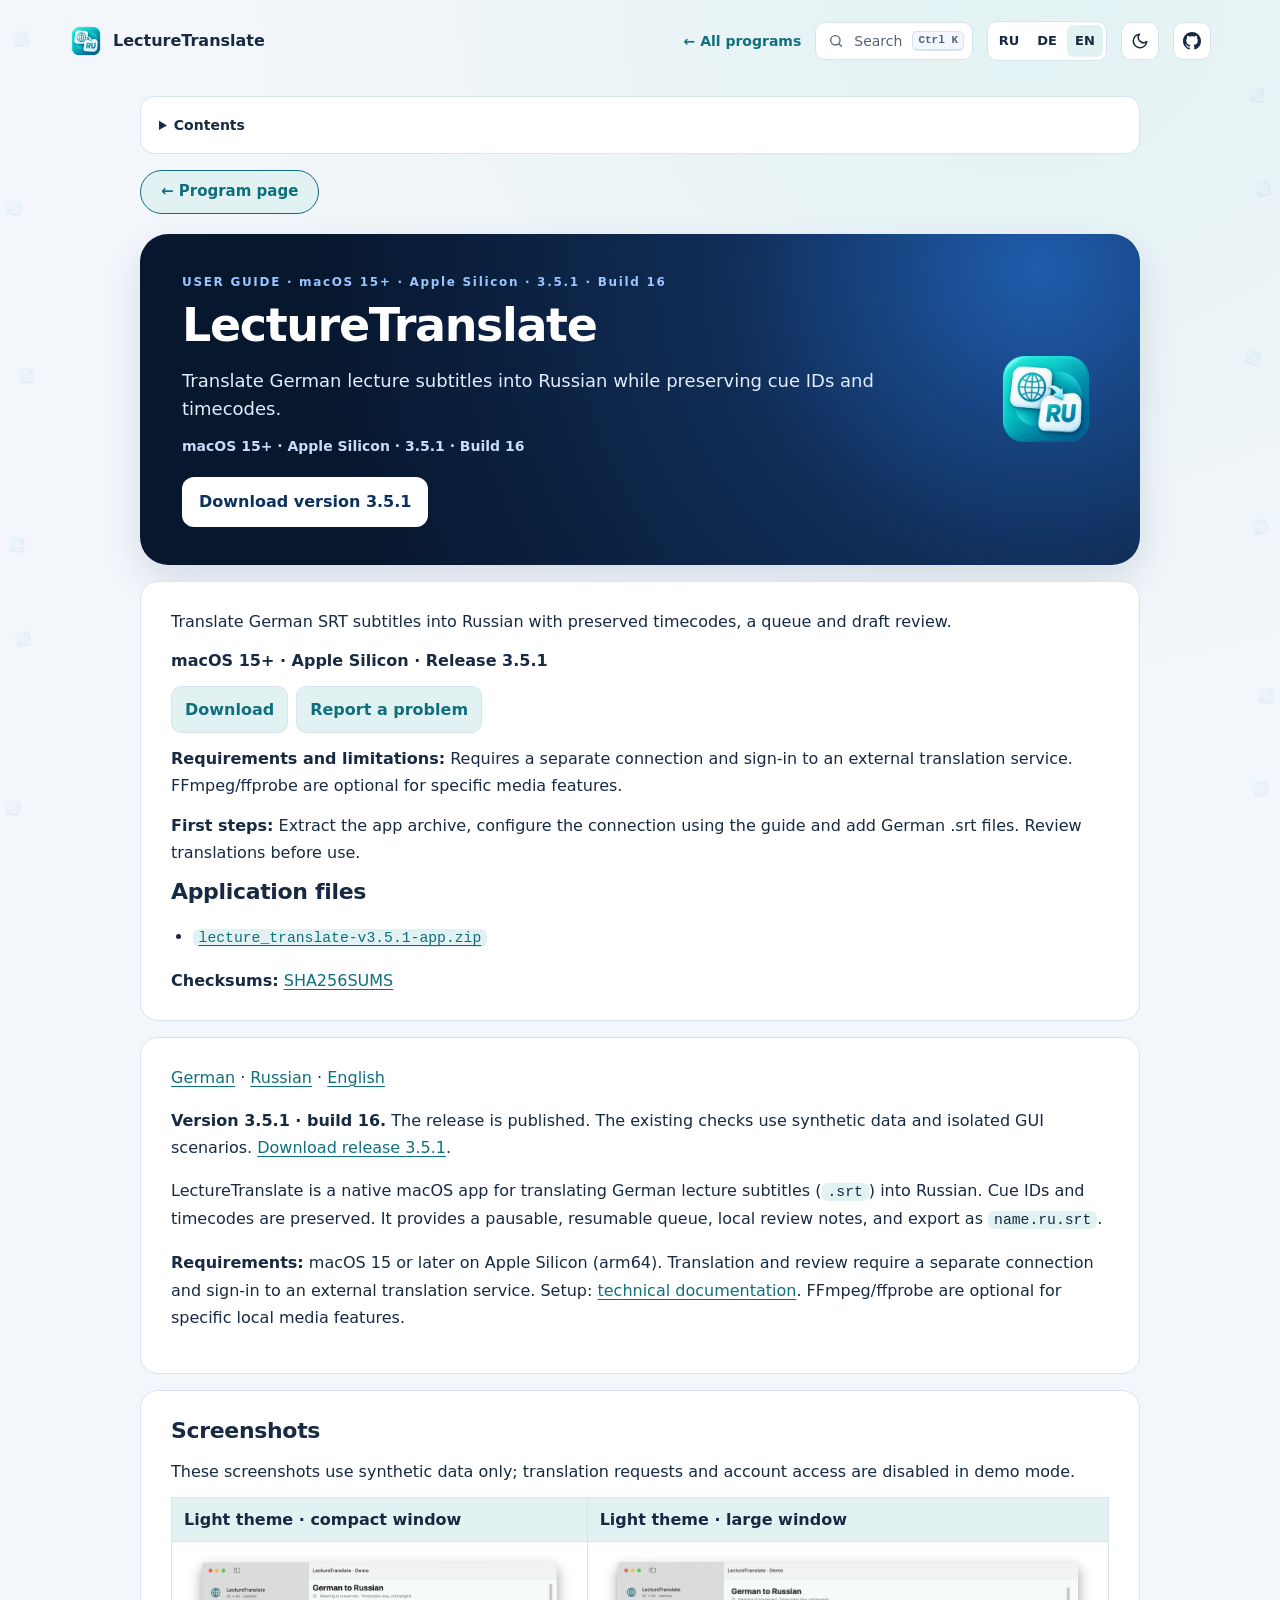
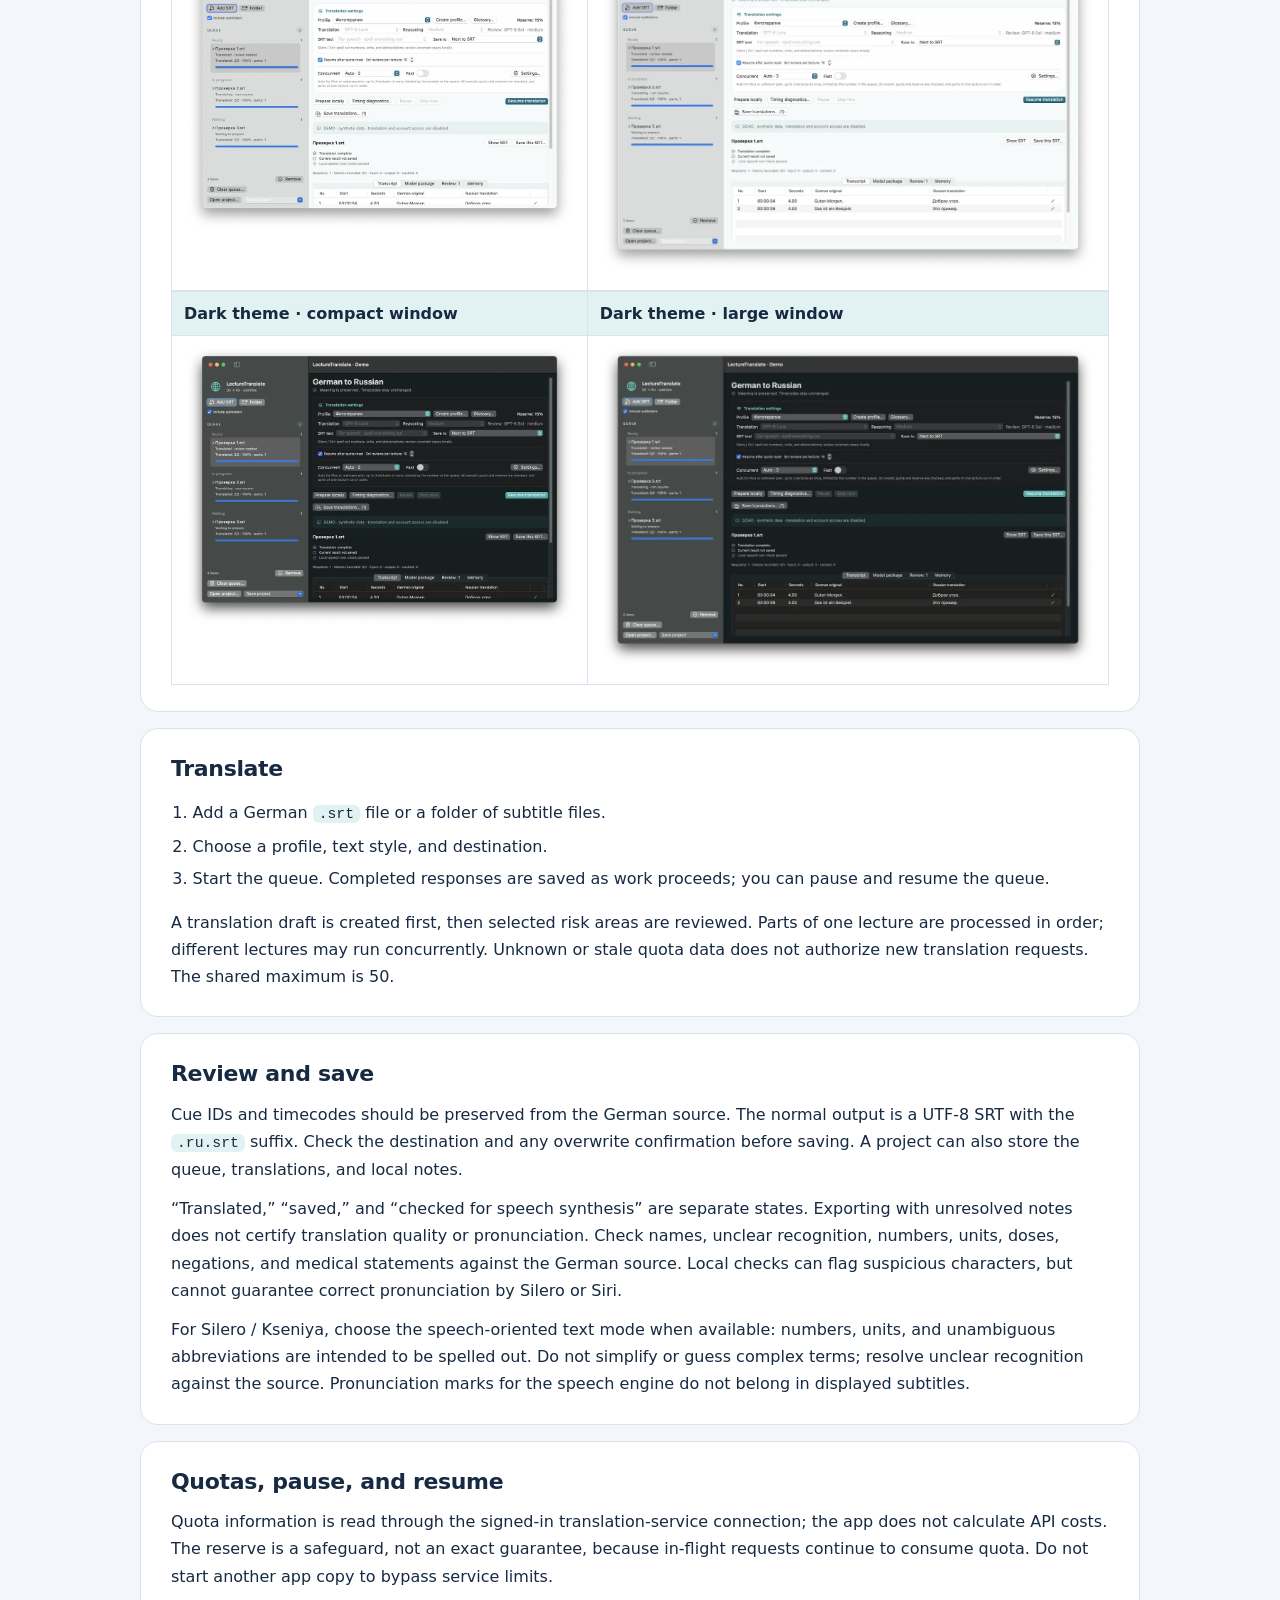
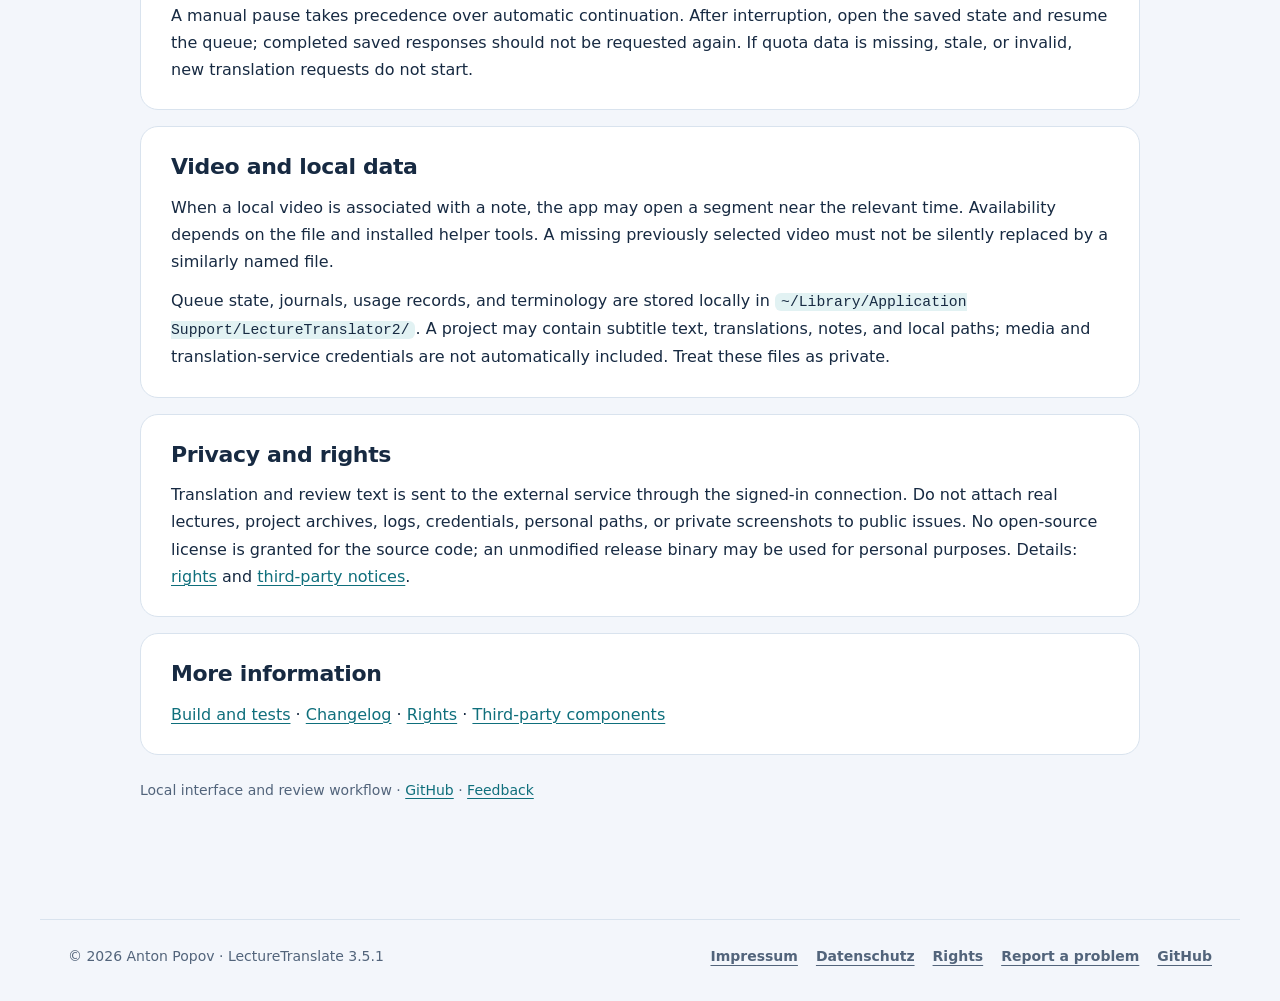
<file: Guide-en.html>
<!doctype html><html lang="en"><head><meta charset="utf-8"><meta name="viewport" content="width=device-width,initial-scale=1"><meta name="theme-color" content="#071a35"><meta name="description" content="Translate German lecture subtitles into Russian while preserving cue IDs and timecodes."><title>LectureTranslate — User guide</title><style>:root{--ink:#14253d;--muted:#607087;--line:#dbe4f0;--blue:#1677ff;--panel:#fff;--canvas:#f3f6fb}
*{box-sizing:border-box}body{margin:0;background:var(--canvas);color:var(--ink);font:16px/1.72 -apple-system,BlinkMacSystemFont,"Segoe UI",sans-serif}a{color:#075dd1;text-decoration-thickness:1px;text-underline-offset:3px}a:hover{color:#003c91}.shell{width:min(100% - 36px,1000px);margin:0 auto;padding:24px 0 56px}.top{display:flex;align-items:center;justify-content:space-between;gap:18px;margin-bottom:20px}.brand{display:flex;align-items:center;gap:10px;color:var(--ink);font-weight:750;text-decoration:none}.brand-mark{display:grid;width:38px;height:38px;place-items:center;border-radius:12px;background:#e6f0ff;color:#075dd1;font-size:18px;font-weight:800}.brand img{width:38px;height:38px;object-fit:contain}nav{display:flex;gap:8px;flex-wrap:wrap}nav a{padding:7px 12px;border:1px solid var(--line);border-radius:999px;background:#fff;color:#34445b;text-decoration:none;font-size:14px;font-weight:650}nav a[aria-current=page]{background:#e6f0ff;border-color:#b8d3ff;color:#075dd1}.hero{display:grid;grid-template-columns:1fr 104px;gap:24px;align-items:center;padding:38px 42px;border-radius:28px;background:radial-gradient(circle at 90% 10%,#1f5cad 0,#102c55 34%,#07172e 76%);color:#fff;box-shadow:0 16px 38px #0b2b551f}.kicker{margin:0 0 8px;color:#9bc5ff;font-size:12px;letter-spacing:.14em;font-weight:750}.meta{margin:12px 0 0;color:#c7dcfa;font-size:14px;font-weight:650}h1{margin:0;font-size:clamp(30px,5vw,46px);line-height:1.12;letter-spacing:-.03em}.lead{max-width:720px;margin:15px 0 0;color:#e2edff;font-size:18px;line-height:1.55}.brand-mark-large{display:grid;width:92px;height:92px;place-items:center;border:1px solid #ffffff42;border-radius:24px;background:#ffffff12;color:#fff;font-size:38px;font-weight:800}.button{display:inline-block;margin-top:19px;padding:10px 16px;border:1px solid #ffffff5c;border-radius:12px;background:#fff;color:#0c315e;font-weight:700;text-decoration:none}.overview,.topic{margin:16px 0;padding:26px 30px;background:var(--panel);border:1px solid var(--line);border-radius:18px;box-shadow:0 5px 16px #0b2b5507}.overview p:first-child{margin-top:0}.overview img{display:block;max-width:100%;height:auto;margin:16px auto;border:1px solid var(--line);border-radius:12px}.overview table,.topic table{display:block;max-width:100%;overflow-x:auto;border-collapse:collapse}.overview th,.overview td,.topic th,.topic td{padding:8px 10px;border:1px solid var(--line);text-align:left}.topic h2{margin:0 0 12px;font-size:22px;line-height:1.3;letter-spacing:-.015em}.topic h3{margin:22px 0 8px;font-size:18px;line-height:1.35}.topic p{margin:0 0 12px}.topic p:last-child{margin-bottom:0}.topic ul,.topic ol{padding-left:1.35em}.topic li{margin:.35em 0}.topic th{background:#eef4fc}.topic pre{max-width:100%;overflow:auto;padding:16px;border-radius:12px;background:#0b1b31;color:#e5efff}.topic code{padding:.12em .35em;border-radius:5px;background:#edf2f8}.topic pre code{padding:0;background:transparent;color:inherit}.topic blockquote{margin:12px 0;padding:4px 16px;border-left:3px solid #8bbaff;color:var(--muted)}footer{margin-top:24px;padding:20px 10px;color:var(--muted);text-align:center;font-size:14px}@media(max-width:620px){.shell{width:min(100% - 22px,1000px);padding-top:12px}.top{align-items:flex-start;flex-direction:column}.hero{grid-template-columns:1fr 66px;padding:26px 22px;border-radius:20px;gap:12px}.brand-mark-large{width:66px;height:66px;font-size:28px;border-radius:18px}.lead{font-size:16px}.overview,.topic{padding:21px 19px}}@media print{body{background:#fff}.shell{width:100%;padding:0}.top nav,.button{break-inside:avoid}.hero,.topic,.overview{box-shadow:none}.topic{break-inside:avoid}}
/* Use the application's real artwork in the guide header. */
.brand-mark{display:grid;flex:none;width:38px;height:38px;place-items:center;overflow:hidden;border-radius:10px;background:#ffffff18}
.brand-mark img{display:block;width:100%;height:100%;padding:2px;object-fit:contain}
.brand-mark-large{display:grid;box-sizing:border-box;width:104px;height:104px;padding:8px;place-items:center;overflow:hidden;border:1px solid #ffffff48;border-radius:24px;background:#ffffff12;font-size:0}
.brand-mark-large img{display:block;width:100%;height:100%;object-fit:contain}
.brand-mark-large.preview-art img{padding:0;object-fit:cover}
@media(max-width:620px){.brand-mark-large{width:66px;height:66px;padding:5px;border-radius:18px}}

/* Let the app artwork stand on its own without an extra tile. */
.brand-mark,
.brand-mark-large,
.brand-mark-large.preview-art {
  padding: 0;
  border: 0;
  border-radius: 0;
  background: transparent;
  box-shadow: none;
}
.brand-mark img,
.brand-mark-large img,
.brand-mark-large.preview-art img {
  padding: 0;
  border: 0;
  border-radius: 0;
  background: transparent;
  box-shadow: none;
}
.release-summary code{overflow-wrap:anywhere}.release-actions{display:flex;gap:8px;flex-wrap:wrap}.release-link{display:inline-block;padding:9px 13px;border:1px solid #bdd1ed;border-radius:10px;background:#edf4ff;color:#0753ad;font-weight:650;text-decoration:none}.release-link:focus-visible{outline:3px solid #1677ff;outline-offset:3px}
</style><!-- ppk-head:start --><meta name="color-scheme" content="light dark"><link rel="icon" href="presentation-icon.png"><script src="Assets/kit/kit-theme.js"></script><link rel="stylesheet" href="Assets/kit/kit.css?v=2026.11.16-1"><script src="Assets/kit/programs.js?v=2026.11.16-1" defer></script><script src="Assets/kit/kit.js?v=2026.11.16-1" defer></script><link rel="stylesheet" href="guide-kit.css?v=2026.11.16-1-faa9ca0f"><!-- ppk-head:end --></head><body class="ppk-page ppk-prose">
<!-- ppk-nav:start --><a class="ppk-skip" href="#main-content">Skip to content</a>
<div class="ppk-nav-wrap" id="ppk-nav-wrap">
  <nav class="ppk-nav" aria-label="Main navigation">
    <a class="ppk-brand" href="index-en.html"><img src="presentation-icon.png" alt="" width="34" height="34"><span>LectureTranslate</span></a>
    <span class="ppk-spacer"></span>
    <a class="ppk-back" href="https://popovantondev.github.io/popovantondev/index-en.html">← All programs</a>
    <button class="ppk-search-btn" type="button" data-ppk-open-search aria-label="Search programs"><span>Search</span><kbd>Ctrl K</kbd></button>
    <div class="ppk-langs"><a href="Guide-ru.html" lang="ru" hreflang="ru">RU</a><a href="Guide-de.html" lang="de" hreflang="de">DE</a><a href="Guide-en.html" lang="en" hreflang="en" aria-current="page">EN</a></div>
    <button class="ppk-icon-btn ppk-theme-btn" type="button" data-ppk-theme aria-label="Switch colour scheme"></button>
    <a class="ppk-icon-btn ppk-gh-btn" href="https://github.com/popovantondev/LectureTranslate" aria-label="GitHub"></a>
  </nav>
</div><!-- ppk-nav:end -->
<div class="shell"><aside class="guide-tools"><details><summary>Contents</summary><ol><li><a href="#screenshots">Screenshots</a></li><li><a href="#translate">Translate</a></li><li><a href="#review-and-save">Review and save</a></li><li><a href="#quotas-pause-and-resume">Quotas, pause, and resume</a></li><li><a href="#video-and-local-data">Video and local data</a></li><li><a href="#privacy-and-rights">Privacy and rights</a></li><li><a href="#more-information">More information</a></li></ol></details></aside>
<main id="main-content">
<!-- ppk-guide-home:start --><p class="guide-home"><a class="guide-home-link" href="index-en.html">← Program page</a></p><!-- ppk-guide-home:end -->
<section class="hero"><div><p class="kicker">USER GUIDE &#183; macOS 15+ &#183; Apple Silicon &#183; 3.5.1 &#183; Build 16</p><h1>LectureTranslate</h1><p class="lead">Translate German lecture subtitles into Russian while preserving cue IDs and timecodes.</p><p class="meta">macOS 15+ &#183; Apple Silicon &#183; 3.5.1 &#183; Build 16</p><a class="button" href="https://github.com/popovantondev/LectureTranslate/releases/tag/v3.5.1">Download version 3.5.1</a></div><div class="brand-mark-large"><img src="Assets/web/TranslatorIcon.a2f05b22.webp" alt="" width="1024" height="1024" decoding="async"></div></section>
<!-- public-release:start -->
<section class="topic release-summary" aria-label="First steps">
<p>Translate German SRT subtitles into Russian with preserved timecodes, a queue and draft review.</p>
<p><strong>macOS 15+ · Apple Silicon · Release 3.5.1</strong></p>
<p class="release-actions"><a class="release-link" href="https://github.com/popovantondev/LectureTranslate/releases/tag/v3.5.1">Download</a> <a class="release-link" href="https://github.com/popovantondev/LectureTranslate/issues/new/choose">Report a problem</a></p>
<p><strong>Requirements and limitations:</strong> Requires a separate connection and sign-in to an external translation service. FFmpeg/ffprobe are optional for specific media features.</p>
<p><strong>First steps:</strong> Extract the app archive, configure the connection using the guide and add German .srt files. Review translations before use.</p>
<h2>Application files</h2>
<ul>
<li><a href="https://github.com/popovantondev/LectureTranslate/releases/download/v3.5.1/lecture_translate-v3.5.1-app.zip"><code>lecture_translate-v3.5.1-app.zip</code></a></li>
</ul>
<p><strong>Checksums:</strong> <a href="https://github.com/popovantondev/LectureTranslate/releases/download/v3.5.1/SHA256SUMS">SHA256SUMS</a></p>
</section>
<!-- public-release:end -->
<section class="overview">
<p><a href="Guide-de.html">German</a> · <a href="Guide-ru.html">Russian</a> · <a href="Guide-en.html">English</a></p>
<p><strong>Version 3.5.1 · build 16.</strong> The release is published. The existing checks use synthetic data and isolated GUI scenarios. <a href="https://github.com/popovantondev/LectureTranslate/releases/tag/v3.5.1">Download release 3.5.1</a>.</p>
<p>LectureTranslate is a native macOS app for translating German lecture subtitles (<code>.srt</code>) into Russian. Cue IDs and timecodes are preserved. It provides a pausable, resumable queue, local review notes, and export as <code>name.ru.srt</code>.</p>
<p><strong>Requirements:</strong> macOS 15 or later on Apple Silicon (arm64). Translation and review require a separate connection and sign-in to an external translation service. Setup: <a href="https://github.com/popovantondev/LectureTranslate/blob/main/docs/en/BUILD.md">technical documentation</a>. FFmpeg/ffprobe are optional for specific local media features.</p>
</section><section class="topic"><h2 id="screenshots">Screenshots</h2>
<p>These screenshots use synthetic data only; translation requests and account access are disabled in demo mode.</p>
<table>
<thead>
<tr>
<th>Light theme · compact window</th>
<th>Light theme · large window</th>
</tr>
</thead>
<tbody>
<tr>
<td><a class="guide-full-image" href="docs/screenshots/en/light-compact.png" aria-label="Open the full image"><img src="Assets/web/light-compact.7ab8e1bf.webp" alt="LectureTranslate in English, light compact window" width="2424" height="1752" loading="lazy" decoding="async" /></a></td>
<td><a class="guide-full-image" href="docs/screenshots/en/light-large.png" aria-label="Open the full image"><img src="Assets/web/light-large.b24f1689.webp" alt="LectureTranslate in English, light large window" width="3104" height="2024" loading="lazy" decoding="async" /></a></td>
</tr>
</tbody>
</table>
<table>
<thead>
<tr>
<th>Dark theme · compact window</th>
<th>Dark theme · large window</th>
</tr>
</thead>
<tbody>
<tr>
<td><a class="guide-full-image" href="docs/screenshots/en/dark-compact.png" aria-label="Open the full image"><img src="Assets/web/dark-compact.c8012a07.webp" alt="LectureTranslate in English, dark compact window" width="2424" height="1752" loading="lazy" decoding="async" /></a></td>
<td><a class="guide-full-image" href="docs/screenshots/en/dark-large.png" aria-label="Open the full image"><img src="Assets/web/dark-large.f7aec0bd.webp" alt="LectureTranslate in English, dark large window" width="3104" height="2024" loading="lazy" decoding="async" /></a></td>
</tr>
</tbody>
</table>
</section><section class="topic"><h2 id="translate">Translate</h2>
<ol>
<li>Add a German <code>.srt</code> file or a folder of subtitle files.</li>
<li>Choose a profile, text style, and destination.</li>
<li>Start the queue. Completed responses are saved as work proceeds; you can pause and resume the queue.</li>
</ol>
<p>A translation draft is created first, then selected risk areas are reviewed. Parts of one lecture are processed in order; different lectures may run concurrently. Unknown or stale quota data does not authorize new translation requests. The shared maximum is 50.</p>
</section><section class="topic"><h2 id="review-and-save">Review and save</h2>
<p>Cue IDs and timecodes should be preserved from the German source. The normal output is a UTF-8 SRT with the <code>.ru.srt</code> suffix. Check the destination and any overwrite confirmation before saving. A project can also store the queue, translations, and local notes.</p>
<p>“Translated,” “saved,” and “checked for speech synthesis” are separate states. Exporting with unresolved notes does not certify translation quality or pronunciation. Check names, unclear recognition, numbers, units, doses, negations, and medical statements against the German source. Local checks can flag suspicious characters, but cannot guarantee correct pronunciation by Silero or Siri.</p>
<p>For Silero / Kseniya, choose the speech-oriented text mode when available: numbers, units, and unambiguous abbreviations are intended to be spelled out. Do not simplify or guess complex terms; resolve unclear recognition against the source. Pronunciation marks for the speech engine do not belong in displayed subtitles.</p>
</section><section class="topic"><h2 id="quotas-pause-and-resume">Quotas, pause, and resume</h2>
<p>Quota information is read through the signed-in translation-service connection; the app does not calculate API costs. The reserve is a safeguard, not an exact guarantee, because in-flight requests continue to consume quota. Do not start another app copy to bypass service limits.</p>
<p>A manual pause takes precedence over automatic continuation. After interruption, open the saved state and resume the queue; completed saved responses should not be requested again. If quota data is missing, stale, or invalid, new translation requests do not start.</p>
</section><section class="topic"><h2 id="video-and-local-data">Video and local data</h2>
<p>When a local video is associated with a note, the app may open a segment near the relevant time. Availability depends on the file and installed helper tools. A missing previously selected video must not be silently replaced by a similarly named file.</p>
<p>Queue state, journals, usage records, and terminology are stored locally in <code>~/Library/Application Support/LectureTranslator2/</code>. A project may contain subtitle text, translations, notes, and local paths; media and translation-service credentials are not automatically included. Treat these files as private.</p>
</section><section class="topic"><h2 id="privacy-and-rights">Privacy and rights</h2>
<p>Translation and review text is sent to the external service through the signed-in connection. Do not attach real lectures, project archives, logs, credentials, personal paths, or private screenshots to public issues. No open-source license is granted for the source code; an unmodified release binary may be used for personal purposes. Details: <a href="https://github.com/popovantondev/LectureTranslate/blob/main/docs/en/RIGHTS.md">rights</a> and <a href="https://github.com/popovantondev/LectureTranslate/blob/main/docs/en/THIRD-PARTY-NOTICES.md">third-party notices</a>.</p>
</section><section class="topic"><h2 id="more-information">More information</h2>
<p><a href="https://github.com/popovantondev/LectureTranslate/blob/main/docs/en/BUILD.md">Build and tests</a> · <a href="https://github.com/popovantondev/LectureTranslate/blob/main/docs/en/CHANGELOG.md">Changelog</a> · <a href="https://github.com/popovantondev/LectureTranslate/blob/main/docs/en/RIGHTS.md">Rights</a> · <a href="https://github.com/popovantondev/LectureTranslate/blob/main/docs/en/THIRD-PARTY-NOTICES.md">Third-party components</a></p>
</section></main><div class="guide-note">Local interface and review workflow · <a href="https://github.com/popovantondev/LectureTranslate">GitHub</a> · <a href="https://github.com/popovantondev/LectureTranslate/issues/new/choose">Feedback</a></div></div>
<footer class="ppk-footer">
<span>© 2026 Anton Popov · LectureTranslate 3.5.1</span>
<nav aria-label="Legal"><a href="https://popovantondev.github.io/popovantondev/impressum.html">Impressum</a><a href="https://popovantondev.github.io/popovantondev/datenschutz.html">Datenschutz</a><a href="https://github.com/popovantondev/LectureTranslate/blob/main/RIGHTS.md">Rights</a><a href="https://github.com/popovantondev/LectureTranslate/issues/new/choose">Report a problem</a><a href="https://github.com/popovantondev/LectureTranslate">GitHub</a></nav>
</footer>
</body></html>
</file>
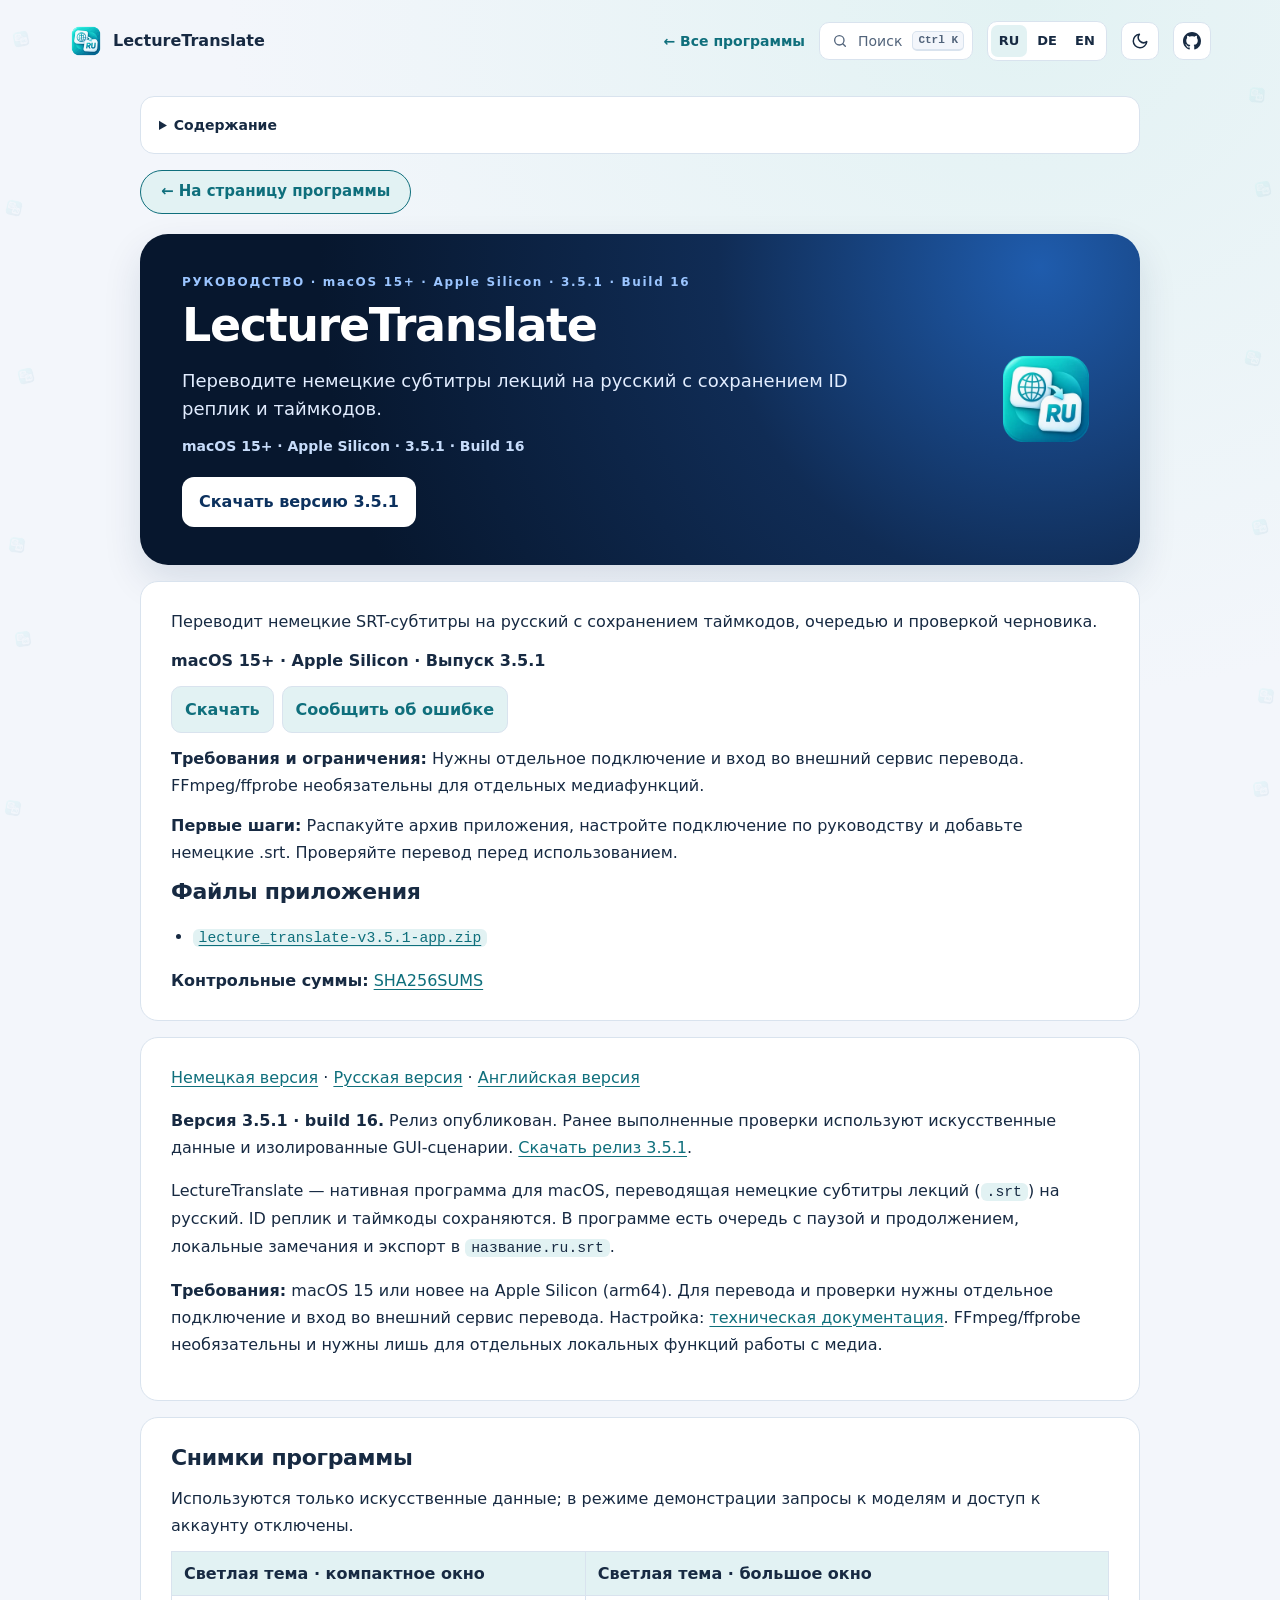
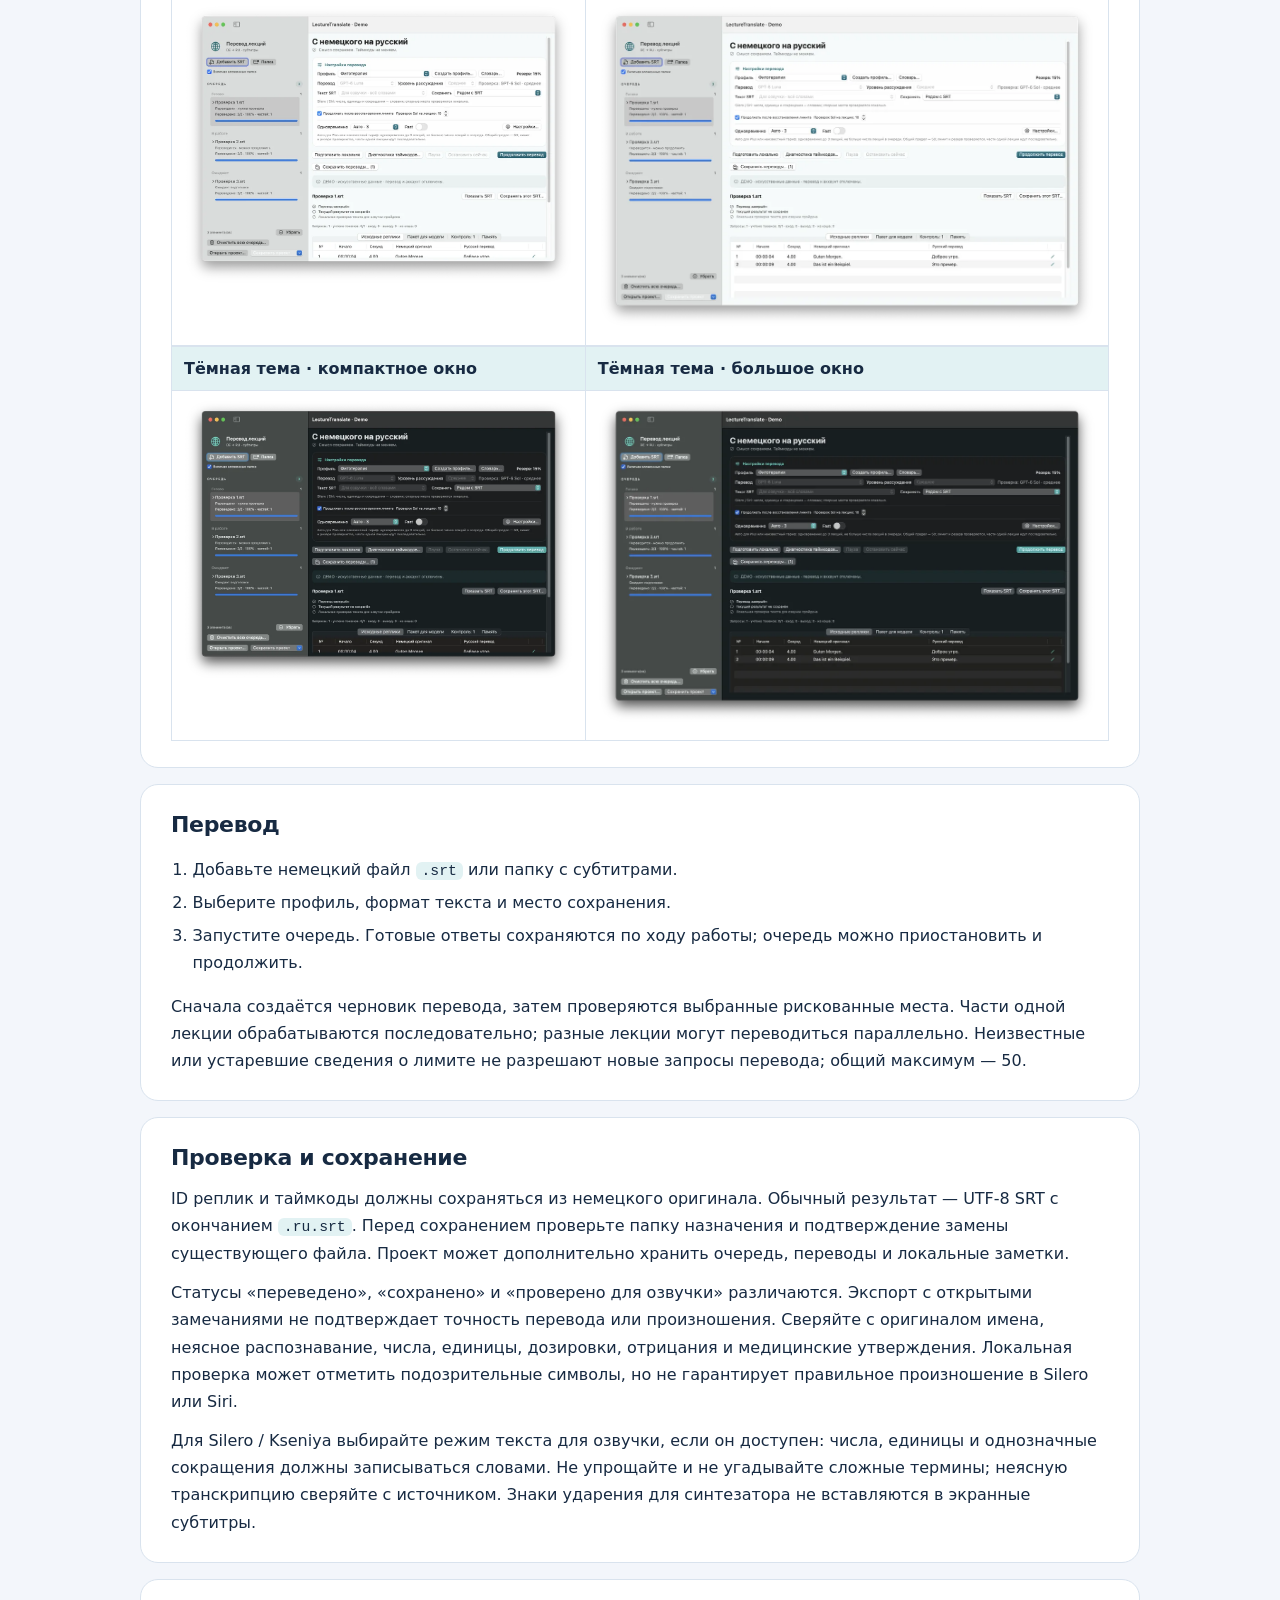
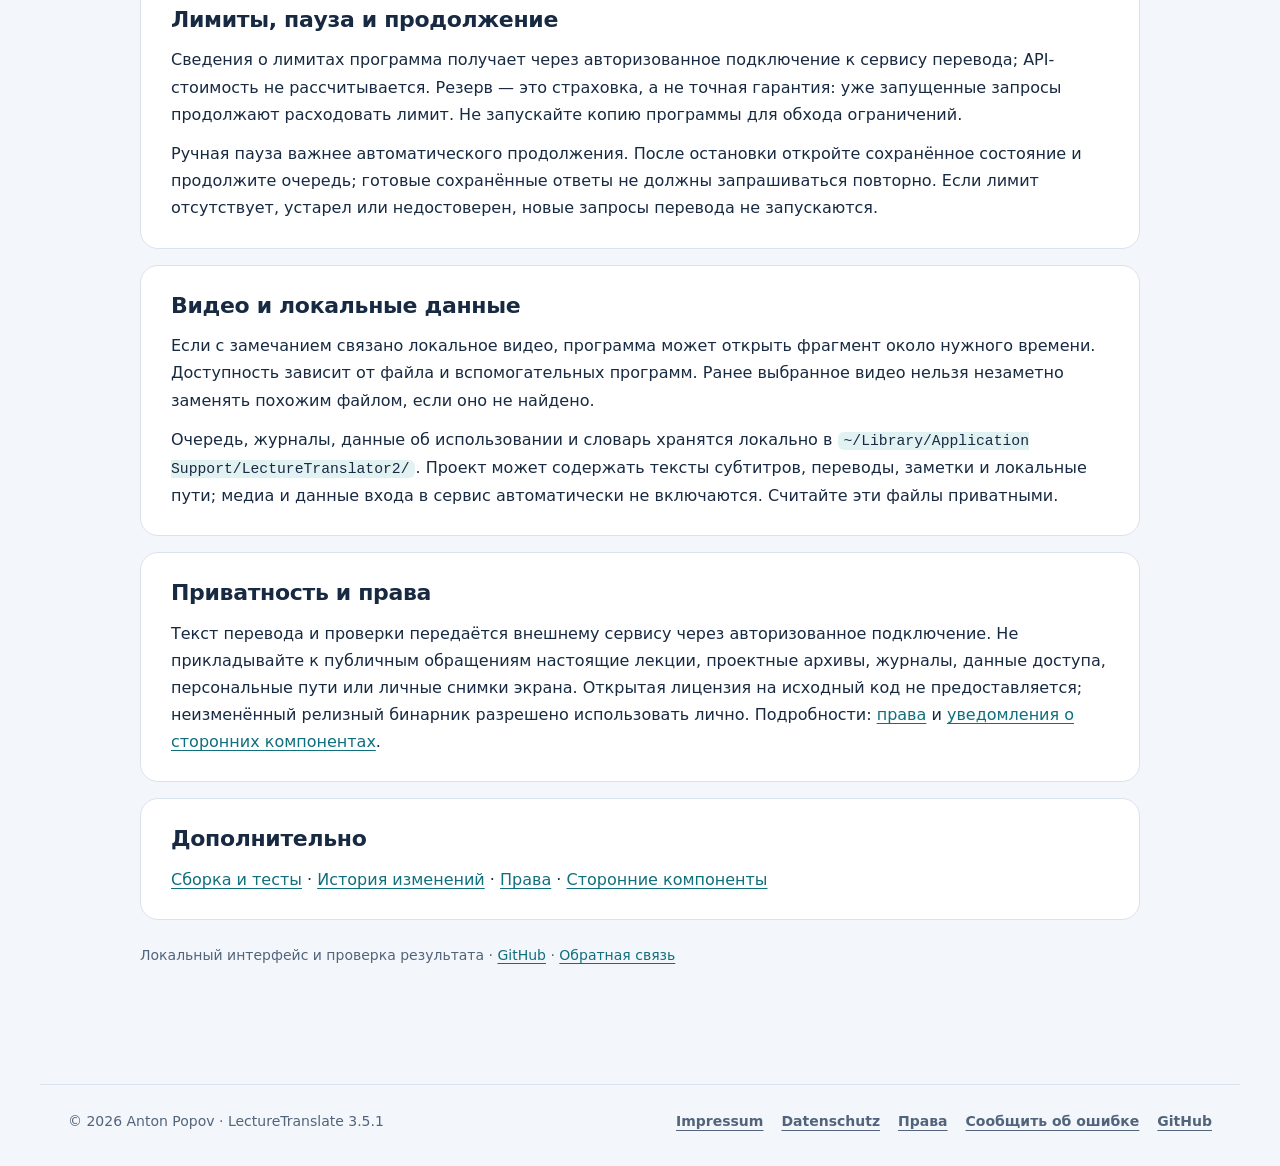
<file: Guide-ru.html>
<!doctype html><html lang="ru"><head><meta charset="utf-8"><meta name="viewport" content="width=device-width,initial-scale=1"><meta name="theme-color" content="#071a35"><meta name="description" content="Переводите немецкие субтитры лекций на русский с сохранением ID реплик и таймкодов."><title>LectureTranslate — Руководство</title><style>:root{--ink:#14253d;--muted:#607087;--line:#dbe4f0;--blue:#1677ff;--panel:#fff;--canvas:#f3f6fb}
*{box-sizing:border-box}body{margin:0;background:var(--canvas);color:var(--ink);font:16px/1.72 -apple-system,BlinkMacSystemFont,"Segoe UI",sans-serif}a{color:#075dd1;text-decoration-thickness:1px;text-underline-offset:3px}a:hover{color:#003c91}.shell{width:min(100% - 36px,1000px);margin:0 auto;padding:24px 0 56px}.top{display:flex;align-items:center;justify-content:space-between;gap:18px;margin-bottom:20px}.brand{display:flex;align-items:center;gap:10px;color:var(--ink);font-weight:750;text-decoration:none}.brand-mark{display:grid;width:38px;height:38px;place-items:center;border-radius:12px;background:#e6f0ff;color:#075dd1;font-size:18px;font-weight:800}.brand img{width:38px;height:38px;object-fit:contain}nav{display:flex;gap:8px;flex-wrap:wrap}nav a{padding:7px 12px;border:1px solid var(--line);border-radius:999px;background:#fff;color:#34445b;text-decoration:none;font-size:14px;font-weight:650}nav a[aria-current=page]{background:#e6f0ff;border-color:#b8d3ff;color:#075dd1}.hero{display:grid;grid-template-columns:1fr 104px;gap:24px;align-items:center;padding:38px 42px;border-radius:28px;background:radial-gradient(circle at 90% 10%,#1f5cad 0,#102c55 34%,#07172e 76%);color:#fff;box-shadow:0 16px 38px #0b2b551f}.kicker{margin:0 0 8px;color:#9bc5ff;font-size:12px;letter-spacing:.14em;font-weight:750}.meta{margin:12px 0 0;color:#c7dcfa;font-size:14px;font-weight:650}h1{margin:0;font-size:clamp(30px,5vw,46px);line-height:1.12;letter-spacing:-.03em}.lead{max-width:720px;margin:15px 0 0;color:#e2edff;font-size:18px;line-height:1.55}.brand-mark-large{display:grid;width:92px;height:92px;place-items:center;border:1px solid #ffffff42;border-radius:24px;background:#ffffff12;color:#fff;font-size:38px;font-weight:800}.button{display:inline-block;margin-top:19px;padding:10px 16px;border:1px solid #ffffff5c;border-radius:12px;background:#fff;color:#0c315e;font-weight:700;text-decoration:none}.overview,.topic{margin:16px 0;padding:26px 30px;background:var(--panel);border:1px solid var(--line);border-radius:18px;box-shadow:0 5px 16px #0b2b5507}.overview p:first-child{margin-top:0}.overview img{display:block;max-width:100%;height:auto;margin:16px auto;border:1px solid var(--line);border-radius:12px}.overview table,.topic table{display:block;max-width:100%;overflow-x:auto;border-collapse:collapse}.overview th,.overview td,.topic th,.topic td{padding:8px 10px;border:1px solid var(--line);text-align:left}.topic h2{margin:0 0 12px;font-size:22px;line-height:1.3;letter-spacing:-.015em}.topic h3{margin:22px 0 8px;font-size:18px;line-height:1.35}.topic p{margin:0 0 12px}.topic p:last-child{margin-bottom:0}.topic ul,.topic ol{padding-left:1.35em}.topic li{margin:.35em 0}.topic th{background:#eef4fc}.topic pre{max-width:100%;overflow:auto;padding:16px;border-radius:12px;background:#0b1b31;color:#e5efff}.topic code{padding:.12em .35em;border-radius:5px;background:#edf2f8}.topic pre code{padding:0;background:transparent;color:inherit}.topic blockquote{margin:12px 0;padding:4px 16px;border-left:3px solid #8bbaff;color:var(--muted)}footer{margin-top:24px;padding:20px 10px;color:var(--muted);text-align:center;font-size:14px}@media(max-width:620px){.shell{width:min(100% - 22px,1000px);padding-top:12px}.top{align-items:flex-start;flex-direction:column}.hero{grid-template-columns:1fr 66px;padding:26px 22px;border-radius:20px;gap:12px}.brand-mark-large{width:66px;height:66px;font-size:28px;border-radius:18px}.lead{font-size:16px}.overview,.topic{padding:21px 19px}}@media print{body{background:#fff}.shell{width:100%;padding:0}.top nav,.button{break-inside:avoid}.hero,.topic,.overview{box-shadow:none}.topic{break-inside:avoid}}
/* Use the application's real artwork in the guide header. */
.brand-mark{display:grid;flex:none;width:38px;height:38px;place-items:center;overflow:hidden;border-radius:10px;background:#ffffff18}
.brand-mark img{display:block;width:100%;height:100%;padding:2px;object-fit:contain}
.brand-mark-large{display:grid;box-sizing:border-box;width:104px;height:104px;padding:8px;place-items:center;overflow:hidden;border:1px solid #ffffff48;border-radius:24px;background:#ffffff12;font-size:0}
.brand-mark-large img{display:block;width:100%;height:100%;object-fit:contain}
.brand-mark-large.preview-art img{padding:0;object-fit:cover}
@media(max-width:620px){.brand-mark-large{width:66px;height:66px;padding:5px;border-radius:18px}}

/* Let the app artwork stand on its own without an extra tile. */
.brand-mark,
.brand-mark-large,
.brand-mark-large.preview-art {
  padding: 0;
  border: 0;
  border-radius: 0;
  background: transparent;
  box-shadow: none;
}
.brand-mark img,
.brand-mark-large img,
.brand-mark-large.preview-art img {
  padding: 0;
  border: 0;
  border-radius: 0;
  background: transparent;
  box-shadow: none;
}
.release-summary code{overflow-wrap:anywhere}.release-actions{display:flex;gap:8px;flex-wrap:wrap}.release-link{display:inline-block;padding:9px 13px;border:1px solid #bdd1ed;border-radius:10px;background:#edf4ff;color:#0753ad;font-weight:650;text-decoration:none}.release-link:focus-visible{outline:3px solid #1677ff;outline-offset:3px}
</style><!-- ppk-head:start --><meta name="color-scheme" content="light dark"><link rel="icon" href="presentation-icon.png"><script src="Assets/kit/kit-theme.js"></script><link rel="stylesheet" href="Assets/kit/kit.css?v=2026.11.16-1"><script src="Assets/kit/programs.js?v=2026.11.16-1" defer></script><script src="Assets/kit/kit.js?v=2026.11.16-1" defer></script><link rel="stylesheet" href="guide-kit.css?v=2026.11.16-1-faa9ca0f"><!-- ppk-head:end --></head><body class="ppk-page ppk-prose">
<!-- ppk-nav:start --><a class="ppk-skip" href="#main-content">К содержимому</a>
<div class="ppk-nav-wrap" id="ppk-nav-wrap">
  <nav class="ppk-nav" aria-label="Основная навигация">
    <a class="ppk-brand" href="index-ru.html"><img src="presentation-icon.png" alt="" width="34" height="34"><span>LectureTranslate</span></a>
    <span class="ppk-spacer"></span>
    <a class="ppk-back" href="https://popovantondev.github.io/popovantondev/index-ru.html">← Все программы</a>
    <button class="ppk-search-btn" type="button" data-ppk-open-search aria-label="Поиск по программам"><span>Поиск</span><kbd>Ctrl K</kbd></button>
    <div class="ppk-langs"><a href="Guide-ru.html" lang="ru" hreflang="ru" aria-current="page">RU</a><a href="Guide-de.html" lang="de" hreflang="de">DE</a><a href="Guide-en.html" lang="en" hreflang="en">EN</a></div>
    <button class="ppk-icon-btn ppk-theme-btn" type="button" data-ppk-theme aria-label="Сменить тему"></button>
    <a class="ppk-icon-btn ppk-gh-btn" href="https://github.com/popovantondev/LectureTranslate" aria-label="GitHub"></a>
  </nav>
</div><!-- ppk-nav:end -->
<div class="shell"><aside class="guide-tools"><details><summary>Содержание</summary><ol><li><a href="#section">Снимки программы</a></li><li><a href="#section-1">Перевод</a></li><li><a href="#section-2">Проверка и сохранение</a></li><li><a href="#section-3">Лимиты, пауза и продолжение</a></li><li><a href="#section-4">Видео и локальные данные</a></li><li><a href="#section-5">Приватность и права</a></li><li><a href="#section-6">Дополнительно</a></li></ol></details></aside>
<main id="main-content">
<!-- ppk-guide-home:start --><p class="guide-home"><a class="guide-home-link" href="index-ru.html">← На страницу программы</a></p><!-- ppk-guide-home:end -->
<section class="hero"><div><p class="kicker">РУКОВОДСТВО &#183; macOS 15+ &#183; Apple Silicon &#183; 3.5.1 &#183; Build 16</p><h1>LectureTranslate</h1><p class="lead">Переводите немецкие субтитры лекций на русский с сохранением ID реплик и таймкодов.</p><p class="meta">macOS 15+ &#183; Apple Silicon &#183; 3.5.1 &#183; Build 16</p><a class="button" href="https://github.com/popovantondev/LectureTranslate/releases/tag/v3.5.1">Скачать версию 3.5.1</a></div><div class="brand-mark-large"><img src="Assets/web/TranslatorIcon.a2f05b22.webp" alt="" width="1024" height="1024" decoding="async"></div></section>
<!-- public-release:start -->
<section class="topic release-summary" aria-label="Первые шаги">
<p>Переводит немецкие SRT-субтитры на русский с сохранением таймкодов, очередью и проверкой черновика.</p>
<p><strong>macOS 15+ · Apple Silicon · Выпуск 3.5.1</strong></p>
<p class="release-actions"><a class="release-link" href="https://github.com/popovantondev/LectureTranslate/releases/tag/v3.5.1">Скачать</a> <a class="release-link" href="https://github.com/popovantondev/LectureTranslate/issues/new/choose">Сообщить об ошибке</a></p>
<p><strong>Требования и ограничения:</strong> Нужны отдельное подключение и вход во внешний сервис перевода. FFmpeg/ffprobe необязательны для отдельных медиафункций.</p>
<p><strong>Первые шаги:</strong> Распакуйте архив приложения, настройте подключение по руководству и добавьте немецкие .srt. Проверяйте перевод перед использованием.</p>
<h2>Файлы приложения</h2>
<ul>
<li><a href="https://github.com/popovantondev/LectureTranslate/releases/download/v3.5.1/lecture_translate-v3.5.1-app.zip"><code>lecture_translate-v3.5.1-app.zip</code></a></li>
</ul>
<p><strong>Контрольные суммы:</strong> <a href="https://github.com/popovantondev/LectureTranslate/releases/download/v3.5.1/SHA256SUMS">SHA256SUMS</a></p>
</section>
<!-- public-release:end -->
<section class="overview">
<p><a href="Guide-de.html">Немецкая версия</a> · <a href="Guide-ru.html">Русская версия</a> · <a href="Guide-en.html">Английская версия</a></p>
<p><strong>Версия 3.5.1 · build 16.</strong> Релиз опубликован. Ранее выполненные проверки используют искусственные данные и изолированные GUI-сценарии. <a href="https://github.com/popovantondev/LectureTranslate/releases/tag/v3.5.1">Скачать релиз 3.5.1</a>.</p>
<p>LectureTranslate — нативная программа для macOS, переводящая немецкие субтитры лекций (<code>.srt</code>) на русский. ID реплик и таймкоды сохраняются. В программе есть очередь с паузой и продолжением, локальные замечания и экспорт в <code>название.ru.srt</code>.</p>
<p><strong>Требования:</strong> macOS 15 или новее на Apple Silicon (arm64). Для перевода и проверки нужны отдельное подключение и вход во внешний сервис перевода. Настройка: <a href="https://github.com/popovantondev/LectureTranslate/blob/main/docs/ru/BUILD.md">техническая документация</a>. FFmpeg/ffprobe необязательны и нужны лишь для отдельных локальных функций работы с медиа.</p>
</section><section class="topic"><h2 id="section">Снимки программы</h2>
<p>Используются только искусственные данные; в режиме демонстрации запросы к моделям и доступ к аккаунту отключены.</p>
<table>
<thead>
<tr>
<th>Светлая тема · компактное окно</th>
<th>Светлая тема · большое окно</th>
</tr>
</thead>
<tbody>
<tr>
<td><a class="guide-full-image" href="docs/screenshots/ru/light-compact.png" aria-label="Открыть изображение целиком"><img src="Assets/web/light-compact.6db3915e.webp" alt="LectureTranslate на русском, светлое компактное окно" width="2424" height="1752" loading="lazy" decoding="async" /></a></td>
<td><a class="guide-full-image" href="docs/screenshots/ru/light-large.png" aria-label="Открыть изображение целиком"><img src="Assets/web/light-large.c347fbdc.webp" alt="LectureTranslate на русском, светлое большое окно" width="3104" height="2024" loading="lazy" decoding="async" /></a></td>
</tr>
</tbody>
</table>
<table>
<thead>
<tr>
<th>Тёмная тема · компактное окно</th>
<th>Тёмная тема · большое окно</th>
</tr>
</thead>
<tbody>
<tr>
<td><a class="guide-full-image" href="docs/screenshots/ru/dark-compact.png" aria-label="Открыть изображение целиком"><img src="Assets/web/dark-compact.0aa04418.webp" alt="LectureTranslate на русском, тёмное компактное окно" width="2424" height="1752" loading="lazy" decoding="async" /></a></td>
<td><a class="guide-full-image" href="docs/screenshots/ru/dark-large.png" aria-label="Открыть изображение целиком"><img src="Assets/web/dark-large.90a135d3.webp" alt="LectureTranslate на русском, тёмное большое окно" width="3104" height="2024" loading="lazy" decoding="async" /></a></td>
</tr>
</tbody>
</table>
</section><section class="topic"><h2 id="section-1">Перевод</h2>
<ol>
<li>Добавьте немецкий файл <code>.srt</code> или папку с субтитрами.</li>
<li>Выберите профиль, формат текста и место сохранения.</li>
<li>Запустите очередь. Готовые ответы сохраняются по ходу работы; очередь можно приостановить и продолжить.</li>
</ol>
<p>Сначала создаётся черновик перевода, затем проверяются выбранные рискованные места. Части одной лекции обрабатываются последовательно; разные лекции могут переводиться параллельно. Неизвестные или устаревшие сведения о лимите не разрешают новые запросы перевода; общий максимум — 50.</p>
</section><section class="topic"><h2 id="section-2">Проверка и сохранение</h2>
<p>ID реплик и таймкоды должны сохраняться из немецкого оригинала. Обычный результат — UTF-8 SRT с окончанием <code>.ru.srt</code>. Перед сохранением проверьте папку назначения и подтверждение замены существующего файла. Проект может дополнительно хранить очередь, переводы и локальные заметки.</p>
<p>Статусы «переведено», «сохранено» и «проверено для озвучки» различаются. Экспорт с открытыми замечаниями не подтверждает точность перевода или произношения. Сверяйте с оригиналом имена, неясное распознавание, числа, единицы, дозировки, отрицания и медицинские утверждения. Локальная проверка может отметить подозрительные символы, но не гарантирует правильное произношение в Silero или Siri.</p>
<p>Для Silero / Kseniya выбирайте режим текста для озвучки, если он доступен: числа, единицы и однозначные сокращения должны записываться словами. Не упрощайте и не угадывайте сложные термины; неясную транскрипцию сверяйте с источником. Знаки ударения для синтезатора не вставляются в экранные субтитры.</p>
</section><section class="topic"><h2 id="section-3">Лимиты, пауза и продолжение</h2>
<p>Сведения о лимитах программа получает через авторизованное подключение к сервису перевода; API-стоимость не рассчитывается. Резерв — это страховка, а не точная гарантия: уже запущенные запросы продолжают расходовать лимит. Не запускайте копию программы для обхода ограничений.</p>
<p>Ручная пауза важнее автоматического продолжения. После остановки откройте сохранённое состояние и продолжите очередь; готовые сохранённые ответы не должны запрашиваться повторно. Если лимит отсутствует, устарел или недостоверен, новые запросы перевода не запускаются.</p>
</section><section class="topic"><h2 id="section-4">Видео и локальные данные</h2>
<p>Если с замечанием связано локальное видео, программа может открыть фрагмент около нужного времени. Доступность зависит от файла и вспомогательных программ. Ранее выбранное видео нельзя незаметно заменять похожим файлом, если оно не найдено.</p>
<p>Очередь, журналы, данные об использовании и словарь хранятся локально в <code>~/Library/Application Support/LectureTranslator2/</code>. Проект может содержать тексты субтитров, переводы, заметки и локальные пути; медиа и данные входа в сервис автоматически не включаются. Считайте эти файлы приватными.</p>
</section><section class="topic"><h2 id="section-5">Приватность и права</h2>
<p>Текст перевода и проверки передаётся внешнему сервису через авторизованное подключение. Не прикладывайте к публичным обращениям настоящие лекции, проектные архивы, журналы, данные доступа, персональные пути или личные снимки экрана. Открытая лицензия на исходный код не предоставляется; неизменённый релизный бинарник разрешено использовать лично. Подробности: <a href="https://github.com/popovantondev/LectureTranslate/blob/main/docs/ru/RIGHTS.md">права</a> и <a href="https://github.com/popovantondev/LectureTranslate/blob/main/docs/ru/THIRD-PARTY-NOTICES.md">уведомления о сторонних компонентах</a>.</p>
</section><section class="topic"><h2 id="section-6">Дополнительно</h2>
<p><a href="https://github.com/popovantondev/LectureTranslate/blob/main/docs/ru/BUILD.md">Сборка и тесты</a> · <a href="https://github.com/popovantondev/LectureTranslate/blob/main/docs/ru/CHANGELOG.md">История изменений</a> · <a href="https://github.com/popovantondev/LectureTranslate/blob/main/docs/ru/RIGHTS.md">Права</a> · <a href="https://github.com/popovantondev/LectureTranslate/blob/main/docs/ru/THIRD-PARTY-NOTICES.md">Сторонние компоненты</a></p>
</section></main><div class="guide-note">Локальный интерфейс и проверка результата · <a href="https://github.com/popovantondev/LectureTranslate">GitHub</a> · <a href="https://github.com/popovantondev/LectureTranslate/issues/new/choose">Обратная связь</a></div></div>
<footer class="ppk-footer">
<span>© 2026 Anton Popov · LectureTranslate 3.5.1</span>
<nav aria-label="Правовая информация"><a href="https://popovantondev.github.io/popovantondev/impressum.html">Impressum</a><a href="https://popovantondev.github.io/popovantondev/datenschutz.html">Datenschutz</a><a href="https://github.com/popovantondev/LectureTranslate/blob/main/RIGHTS.md">Права</a><a href="https://github.com/popovantondev/LectureTranslate/issues/new/choose">Сообщить об ошибке</a><a href="https://github.com/popovantondev/LectureTranslate">GitHub</a></nav>
</footer>
</body></html>
</file>
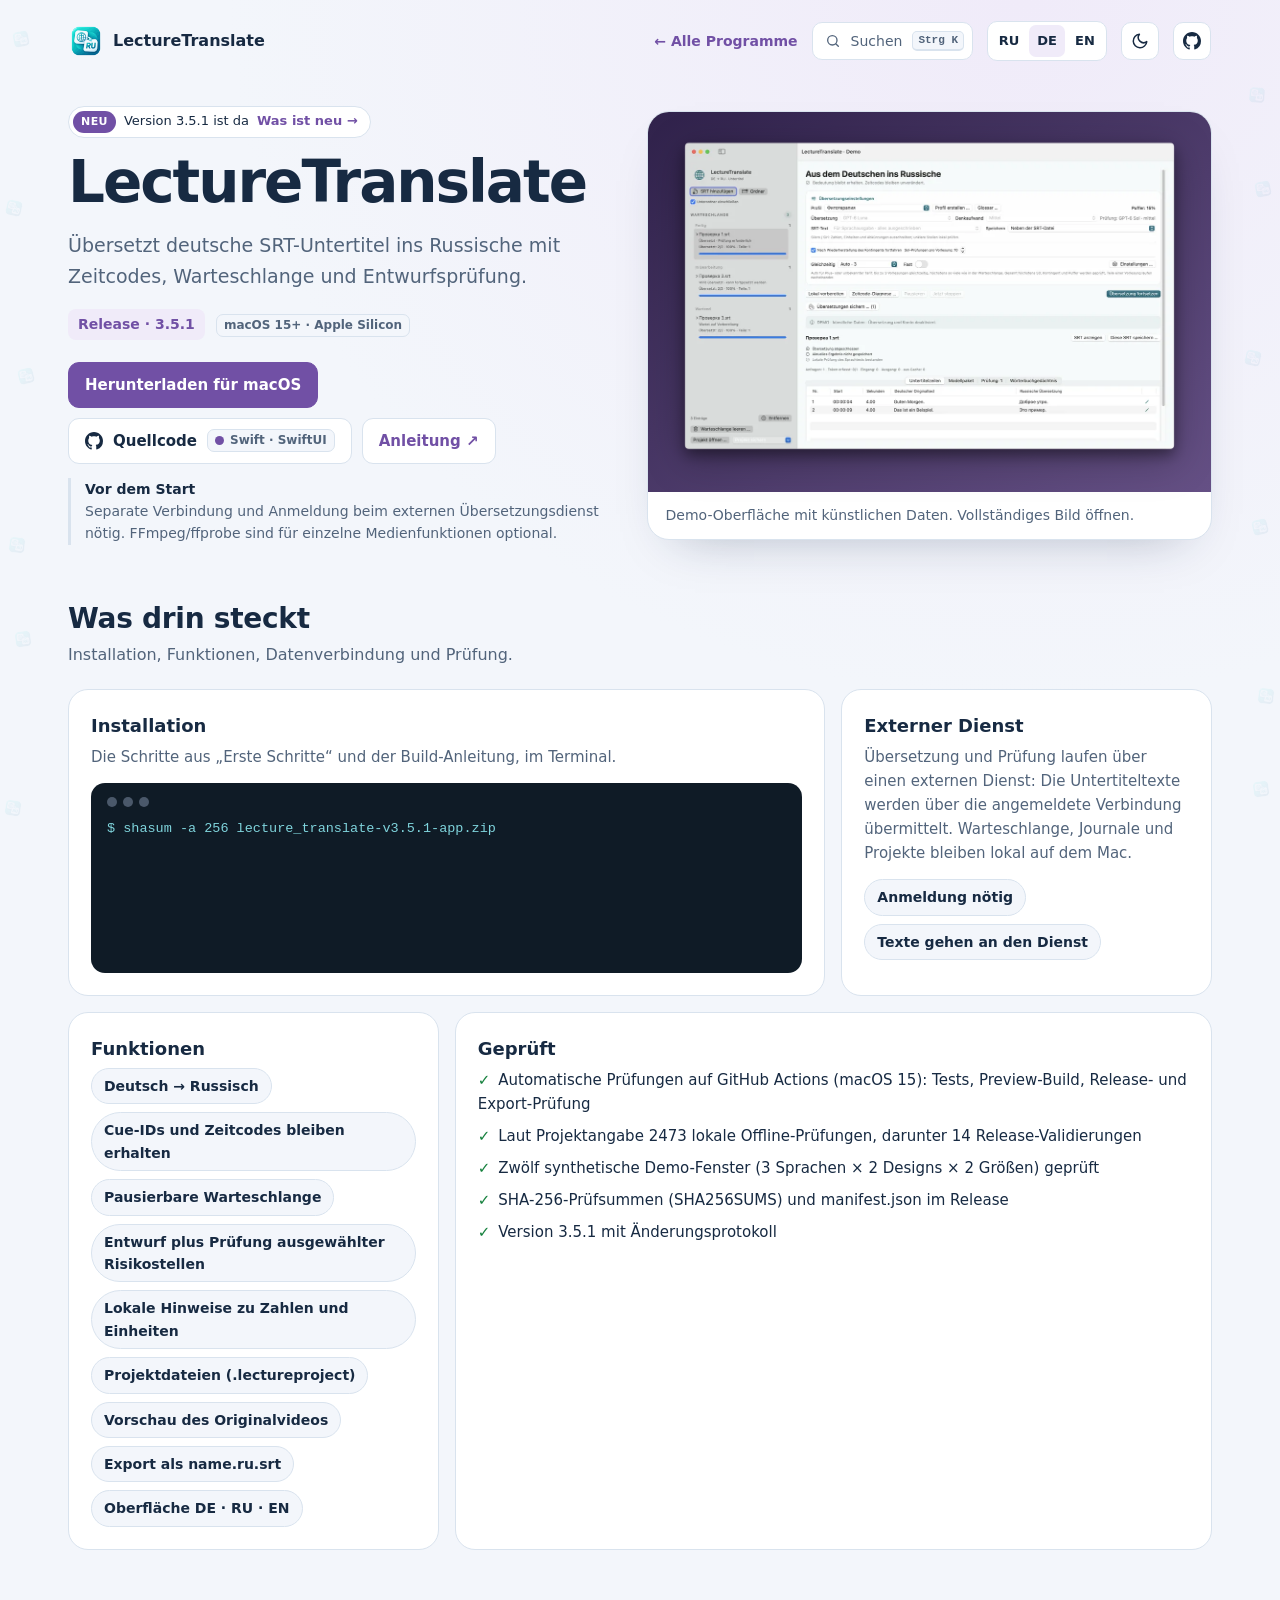
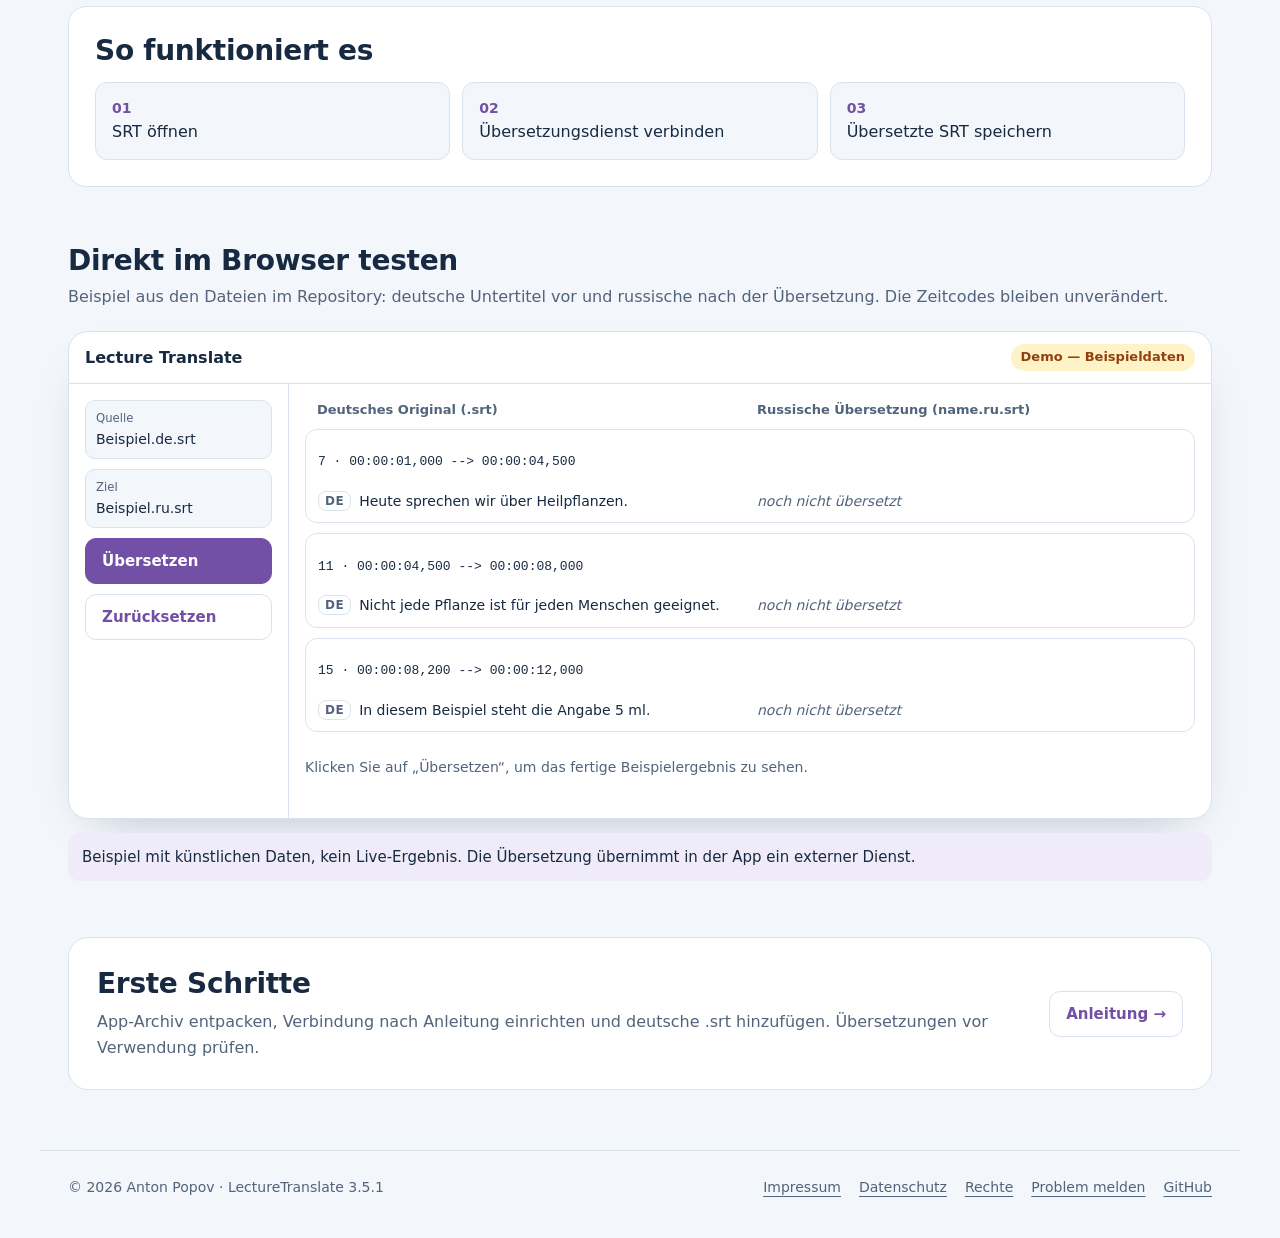
<file: index-de.html>
<!doctype html>
<html lang="de">
<head>
<meta charset="utf-8">
<meta name="viewport" content="width=device-width,initial-scale=1">
<script>location.replace('index.html'+location.hash)</script>
<meta http-equiv="refresh" content="0; url=index.html">
<link rel="canonical" href="https://popovantondev.github.io/LectureTranslate/index.html">
<meta name="robots" content="noindex">
<title>LectureTranslate — Weiterleitung</title>
</head>
<body>
<p>Diese Seite ist umgezogen: <a href="index.html">LectureTranslate — Startseite</a></p>
<p><a href="index-en.html" lang="en" hreflang="en">English</a> · <a href="index-ru.html" lang="ru" hreflang="ru">Русский</a></p>
</body>
</html>
</file>
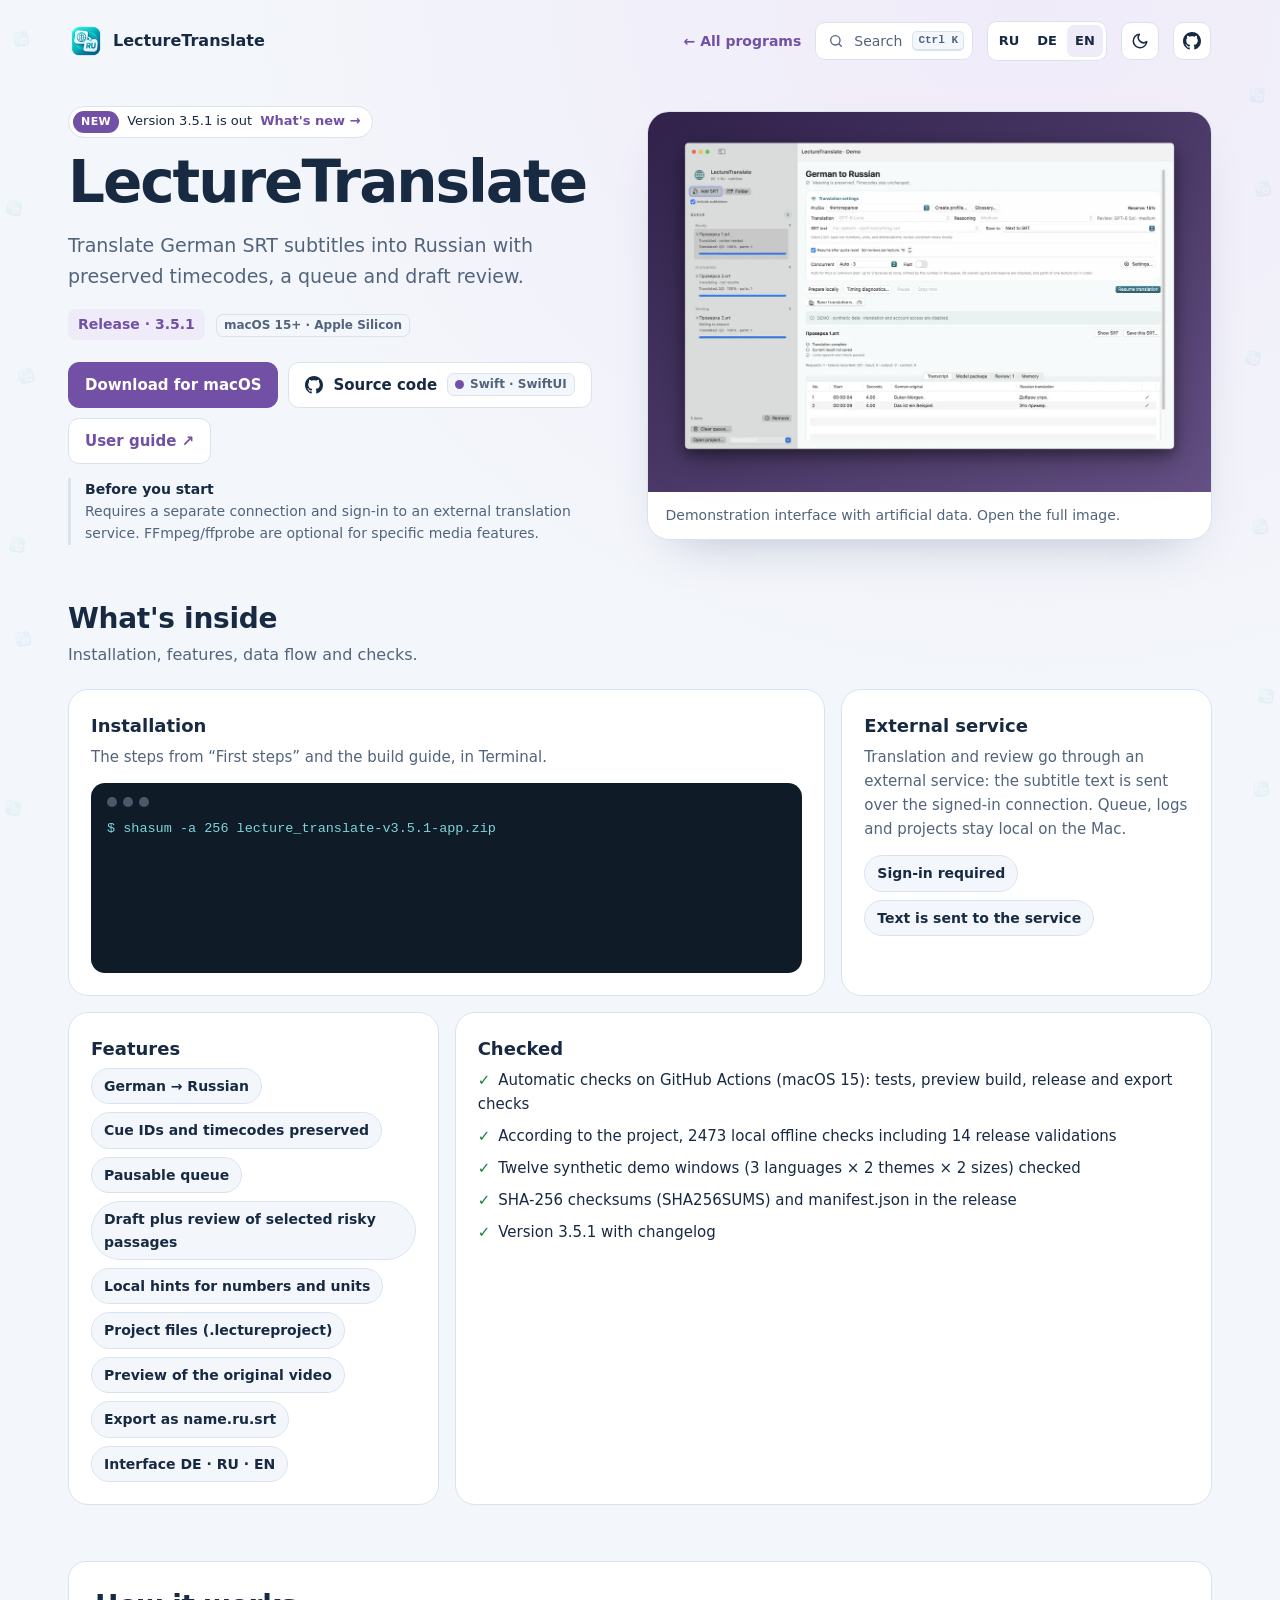
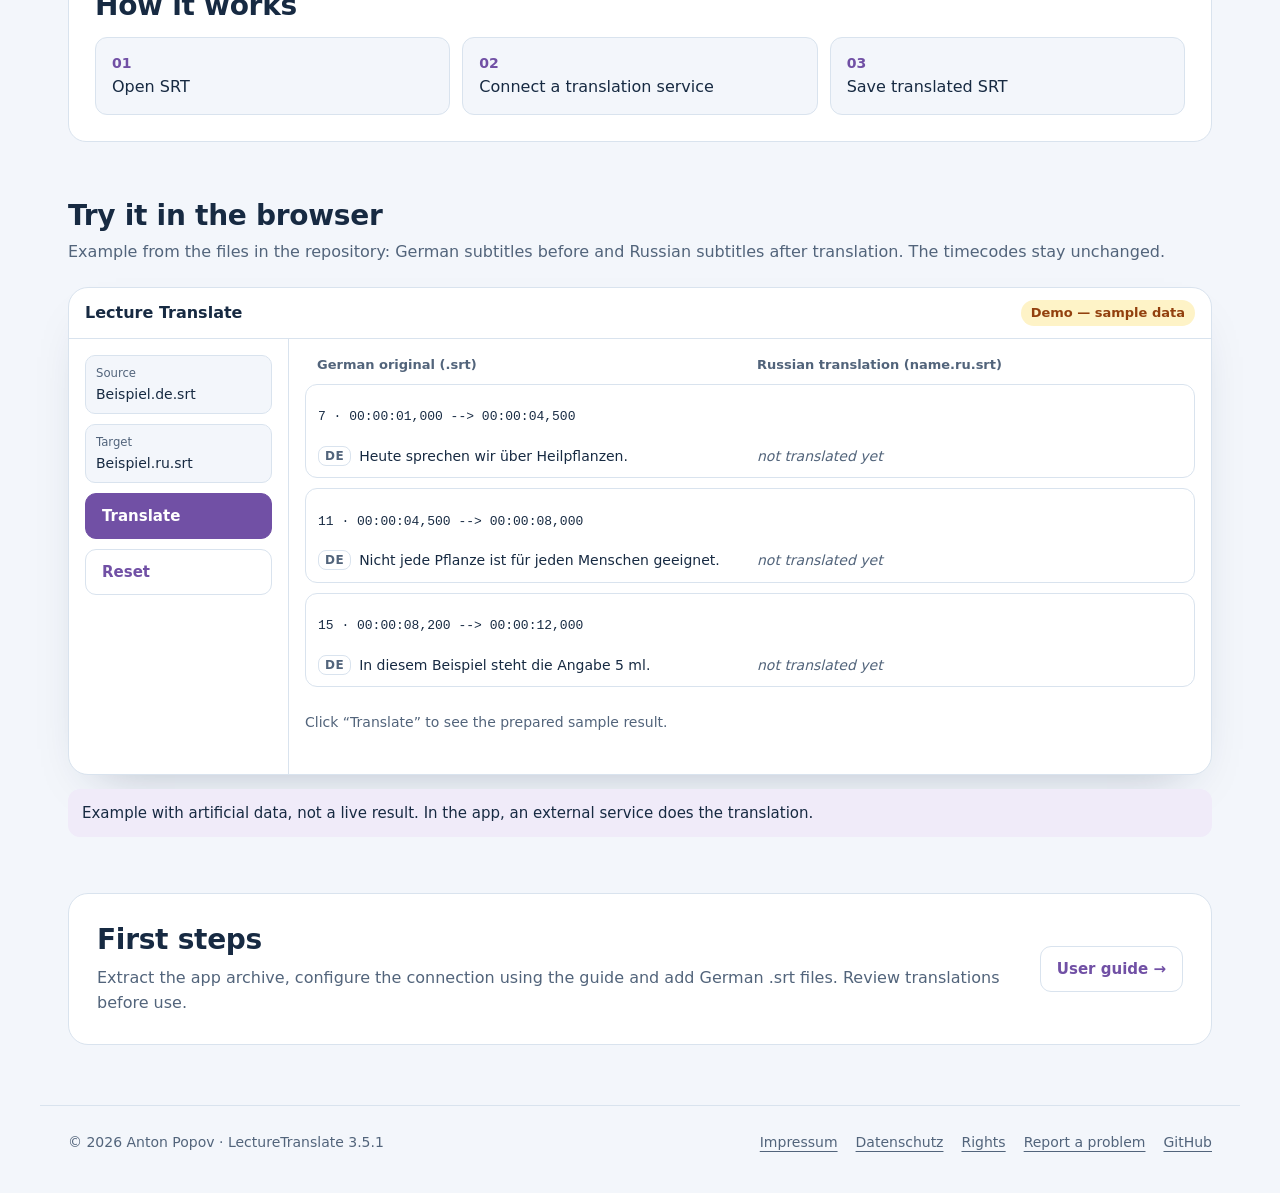
<file: index-en.html>
<!doctype html>
<html lang="en">
<head>
<meta charset="utf-8">
<meta name="viewport" content="width=device-width,initial-scale=1">
<meta name="color-scheme" content="light dark">
<meta name="description" content="Translate German SRT subtitles into Russian with preserved timecodes, a queue and draft review.">
<title>LectureTranslate — Translate German SRT subtitles into Russian with preserved timecodes, a queue and draft review</title>
<link rel="icon" href="presentation-icon.png">
<script src="Assets/kit/kit-theme.js"></script><link rel="stylesheet" href="Assets/kit/kit.css?v=2026.11.16-1"><script src="Assets/kit/programs.js?v=2026.11.16-1" defer></script><script src="Assets/kit/kit.js?v=2026.11.16-1" defer></script>
<link rel="stylesheet" href="presentation.css?v=2026.11.16-1">
</head>
<body class="ppk-page">
<a class="ppk-skip" href="#main">Skip to content</a>
<div class="ppk-nav-wrap" id="ppk-nav-wrap">
  <nav class="ppk-nav" aria-label="Main navigation">
    <a class="ppk-brand" href="index-en.html"><img src="presentation-icon.png" alt="" width="34" height="34"><span>LectureTranslate</span></a>
    <span class="ppk-spacer"></span>
    <a class="ppk-back" href="https://popovantondev.github.io/popovantondev/index-en.html">← All programs</a>
    <button class="ppk-search-btn" type="button" data-ppk-open-search aria-label="Search programs"><span>Search</span><kbd>Ctrl K</kbd></button>
    <div class="ppk-langs"><a href="index-ru.html" lang="ru" hreflang="ru">RU</a><a href="index.html" lang="de" hreflang="de">DE</a><a href="index-en.html" lang="en" hreflang="en" aria-current="page">EN</a></div>
    <button class="ppk-icon-btn ppk-theme-btn" type="button" data-ppk-theme aria-label="Switch colour scheme"></button>
    <a class="ppk-icon-btn ppk-gh-btn" href="https://github.com/popovantondev/LectureTranslate" aria-label="GitHub"></a>
  </nav>
</div>
<main class="ppk-shell" id="main">
<div class="ppk-hero">
<div>
<a class="ppk-pill" href="https://github.com/popovantondev/LectureTranslate/releases/tag/v3.5.1"><span class="ppk-new">NEW</span><span>Version 3.5.1 is out</span> <span class="ppk-more">What&#x27;s new →</span></a>
<h1>LectureTranslate</h1>
<p class="ppk-lead">Translate German SRT subtitles into Russian with preserved timecodes, a queue and draft review.</p>
<span class="ppk-status">Release · 3.5.1</span> <span class="ppk-chip ppk-meta-chip">macOS 15+ · Apple Silicon</span>
<div class="ppk-actions">
<a class="ppk-btn ppk-btn-primary" href="https://github.com/popovantondev/LectureTranslate/releases/tag/v3.5.1">Download for macOS</a>
<a class="ppk-btn ppk-btn-gh" href="https://github.com/popovantondev/LectureTranslate">Source code <span class="ppk-chip"><i class="ppk-dot"></i>Swift · SwiftUI</span></a>
<a class="ppk-btn" href="Guide-en.html">User guide ↗</a>
</div>
<p class="ppk-requirements"><strong>Before you start</strong>Requires a separate connection and sign-in to an external translation service. FFmpeg/ffprobe are optional for specific media features.</p>

</div>
<figure class="ppk-preview">
<div class="ppk-stage"><a href="docs/screenshots/en/light-large.png"><img src="Assets/web/light-large.b24f1689.webp" alt="LectureTranslate — Demonstration interface with artificial data. Open the full image." decoding="async" width="3104" height="2024" fetchpriority="high"></a></div>
<figcaption>Demonstration interface with artificial data. Open the full image.</figcaption>
</figure>
</div>

<section class="ppk-bento-section ppk-section ppk-reveal">
<h2>What&#x27;s inside</h2>
<p class="ppk-sub">Installation, features, data flow and checks.</p>
<div class="ppk-bento">
<div class="ppk-tile ppk-wide"><h3>Installation</h3><p>The steps from “First steps” and the build guide, in Terminal.</p><div class="ppk-term" role="group" aria-label="Installation"><div class="ppk-term-bar"><i></i><i></i><i></i></div><div class="ppk-term-out"><div class="ppk-ps">$ shasum -a 256 lecture_translate-v3.5.1-app.zip</div><div class="ppk-dim"># Compare the value with SHA256SUMS from the release</div><div class="ppk-ps">$ unzip lecture_translate-v3.5.1-app.zip</div><div class="ppk-dim"># App is not notarized: macOS may warn on first launch</div><div class="ppk-dim"># Set up the connection to the translation service as described in the guide</div><div class="ppk-ok">→ Add German .srt files, choose a profile, start the queue</div></div></div></div>
<div class="ppk-tile"><h3>External service</h3><p>Translation and review go through an external service: the subtitle text is sent over the signed-in connection. Queue, logs and projects stay local on the Mac.</p><div class="ppk-chips"><span>Sign-in required</span><span>Text is sent to the service</span></div></div>
<div class="ppk-tile"><h3>Features</h3><div class="ppk-chips"><span>German → Russian</span><span>Cue IDs and timecodes preserved</span><span>Pausable queue</span><span>Draft plus review of selected risky passages</span><span>Local hints for numbers and units</span><span>Project files (.lectureproject)</span><span>Preview of the original video</span><span>Export as name.ru.srt</span><span>Interface DE · RU · EN</span></div></div>
<div class="ppk-tile ppk-wide"><h3>Checked</h3><ul class="ppk-checks"><li>Automatic checks on GitHub Actions (macOS 15): tests, preview build, release and export checks</li><li>According to the project, 2473 local offline checks including 14 release validations</li><li>Twelve synthetic demo windows (3 languages × 2 themes × 2 sizes) checked</li><li>SHA-256 checksums (SHA256SUMS) and manifest.json in the release</li><li>Version 3.5.1 with changelog</li></ul></div>
</div>
</section>

<section class="ppk-section ppk-process ppk-reveal" aria-labelledby="process-title">
<h2 id="process-title">How it works</h2>
<ol class="ppk-flow"><li>Open SRT</li><li>Connect a translation service</li><li>Save translated SRT</li></ol>
</section>
<section class="ppk-section ppk-demo-section ppk-reveal" id="demo" data-demo="lecturetranslate" aria-labelledby="demo-title">
<h2 id="demo-title">Try it in the browser</h2>
<p class="ppk-sub">Example from the files in the repository: German subtitles before and Russian subtitles after translation. The timecodes stay unchanged.</p>
<div class="ppk-demo"><div class="ppk-demo-head"><span>Lecture Translate</span><span class="ppk-demo-label">Demo — sample data</span></div>
<div class="ppk-demo-body"><div class="ppk-demo-main"><noscript><p class="ppk-demo-empty">The demo needs JavaScript.</p><ol class="demo-cues"><li><code>00:00:01,000 --&gt; 00:00:04,500</code><p lang="de"><span class="demo-lang">DE</span>Heute sprechen wir über Heilpflanzen.</p><p lang="ru">Сегодня мы говорим о лекарственных
растениях.</p></li><li><code>00:00:04,500 --&gt; 00:00:08,000</code><p lang="de"><span class="demo-lang">DE</span>Nicht jede Pflanze ist für jeden Menschen geeignet.</p><p lang="ru">Не каждое растение подходит каждому
человеку.</p></li><li><code>00:00:08,200 --&gt; 00:00:12,000</code><p lang="de"><span class="demo-lang">DE</span>In diesem Beispiel steht die Angabe 5 ml.</p><p lang="ru">В этом примере указано пять миллилитров.</p></li></ol></noscript></div></div></div>
<p class="ppk-notice">Example with artificial data, not a live result. In the app, an external service does the translation.</p>
<script type="application/json" id="demo-data">{"labels": {"title": "Try it in the browser", "sub": "Example from the files in the repository: German subtitles before and Russian subtitles after translation. The timecodes stay unchanged.", "label": "Demo — sample data", "source": "Source", "target": "Target", "translate": "Translate", "reset": "Reset", "hint": "Click “Translate” to see the prepared sample result.", "done": "✓ Done: 3 cues, all timecodes unchanged. (Demo — prepared example, not a real translation.)", "pending": "not translated yet", "same": "timecode unchanged", "mark": "Mark timecode", "nojs": "The demo needs JavaScript.", "cues": "Cues", "before": "German original (.srt)", "after": "Russian translation (name.ru.srt)", "note": "Example with artificial data, not a live result. In the app, an external service does the translation.", "sourceName": "Beispiel.de.srt", "targetName": "Beispiel.ru.srt"}, "before": [{"n": "7", "t": "00:00:01,000 --> 00:00:04,500", "x": "Heute sprechen wir über Heilpflanzen."}, {"n": "11", "t": "00:00:04,500 --> 00:00:08,000", "x": "Nicht jede Pflanze ist für jeden Menschen geeignet."}, {"n": "15", "t": "00:00:08,200 --> 00:00:12,000", "x": "In diesem Beispiel steht die Angabe 5 ml."}], "after": [{"n": "7", "t": "00:00:01,000 --> 00:00:04,500", "x": "Сегодня мы говорим о лекарственных\nрастениях."}, {"n": "11", "t": "00:00:04,500 --> 00:00:08,000", "x": "Не каждое растение подходит каждому\nчеловеку."}, {"n": "15", "t": "00:00:08,200 --> 00:00:12,000", "x": "В этом примере указано пять миллилитров."}]}</script>
</section>
<section class="ppk-section ppk-start ppk-reveal">
<div><h2>First steps</h2><p>Extract the app archive, configure the connection using the guide and add German .srt files. Review translations before use.</p></div>
<div class="ppk-actions"><a class="ppk-btn" href="Guide-en.html">User guide →</a></div>
</section>
</main>
<footer class="ppk-footer">
<span>© 2026 Anton Popov · LectureTranslate 3.5.1</span>
<nav aria-label="Legal"><a href="https://popovantondev.github.io/popovantondev/impressum.html">Impressum</a><a href="https://popovantondev.github.io/popovantondev/datenschutz.html">Datenschutz</a><a href="https://github.com/popovantondev/LectureTranslate/blob/main/RIGHTS.md">Rights</a><a href="https://github.com/popovantondev/LectureTranslate/issues/new/choose">Report a problem</a><a href="https://github.com/popovantondev/LectureTranslate">GitHub</a></nav>
</footer>
<script src="Assets/demo.js?v=7cbf1f97" defer></script>
</body>
</html>
</file>
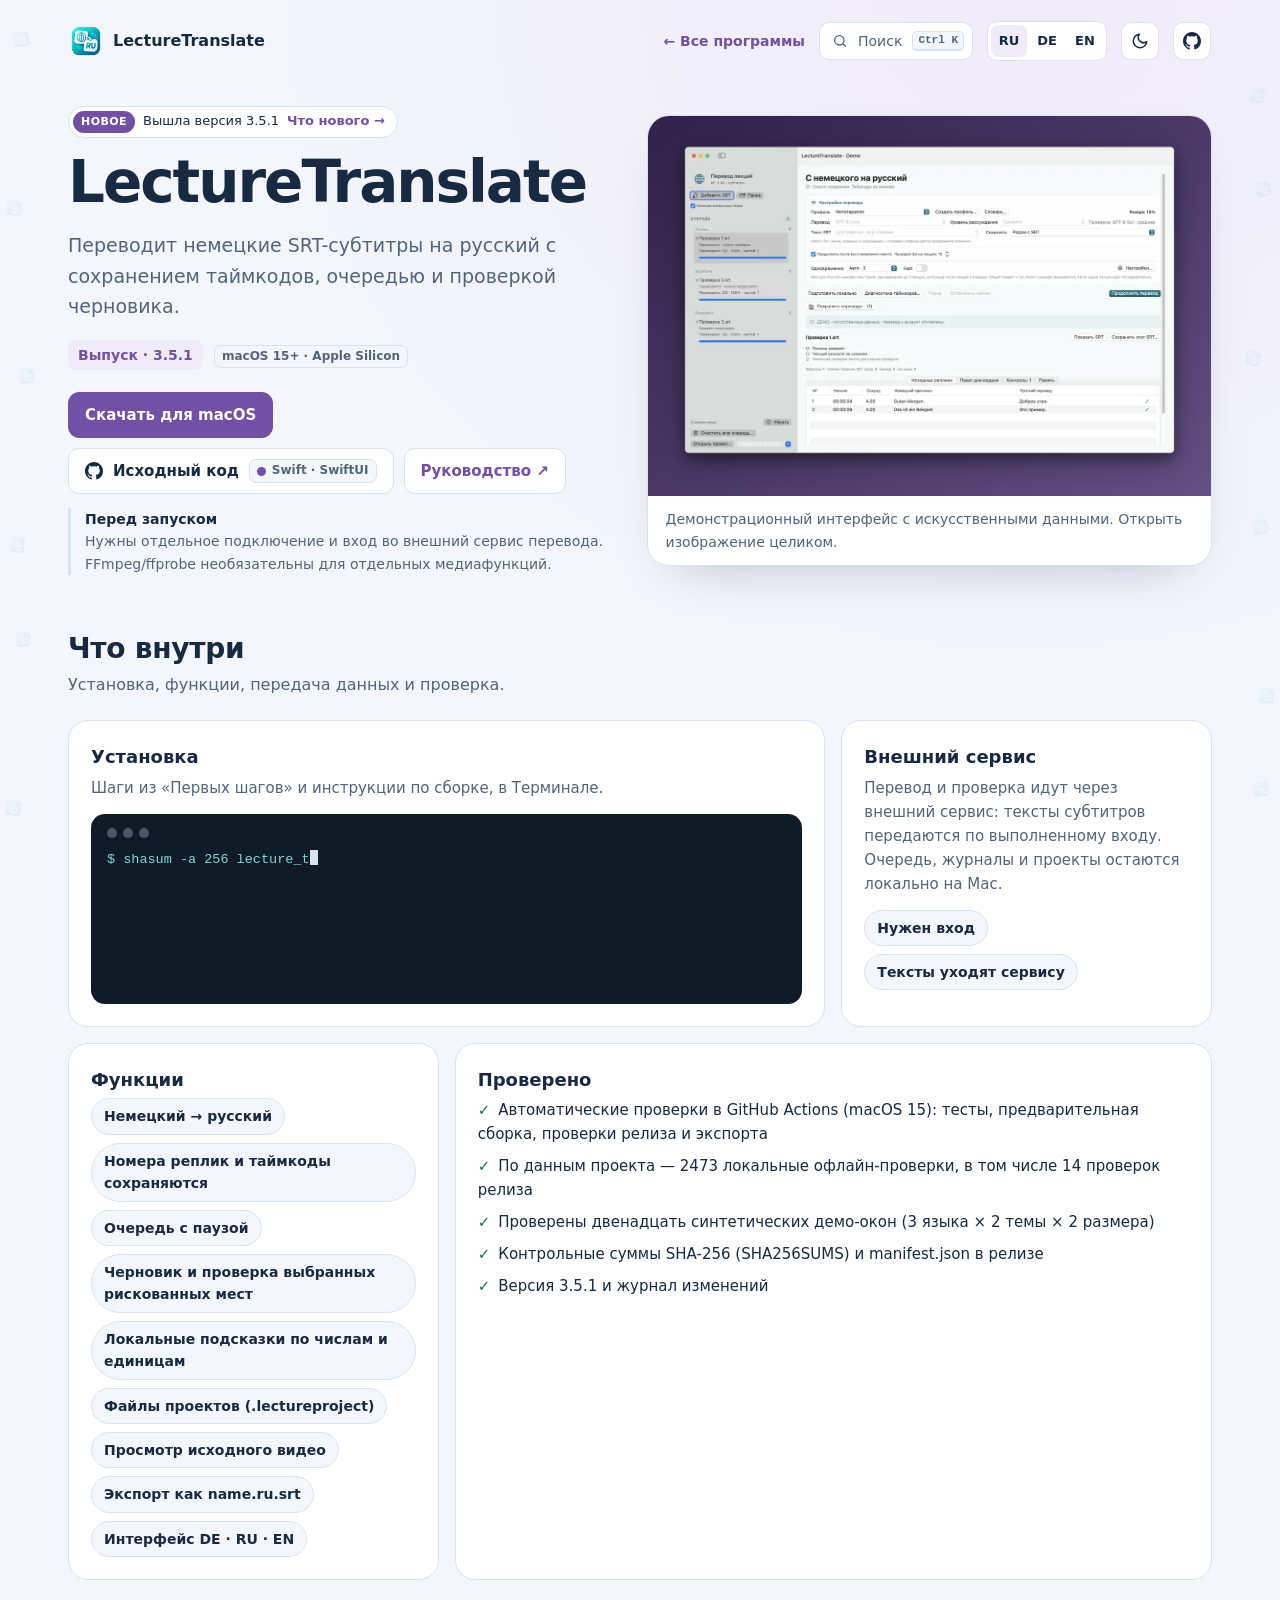
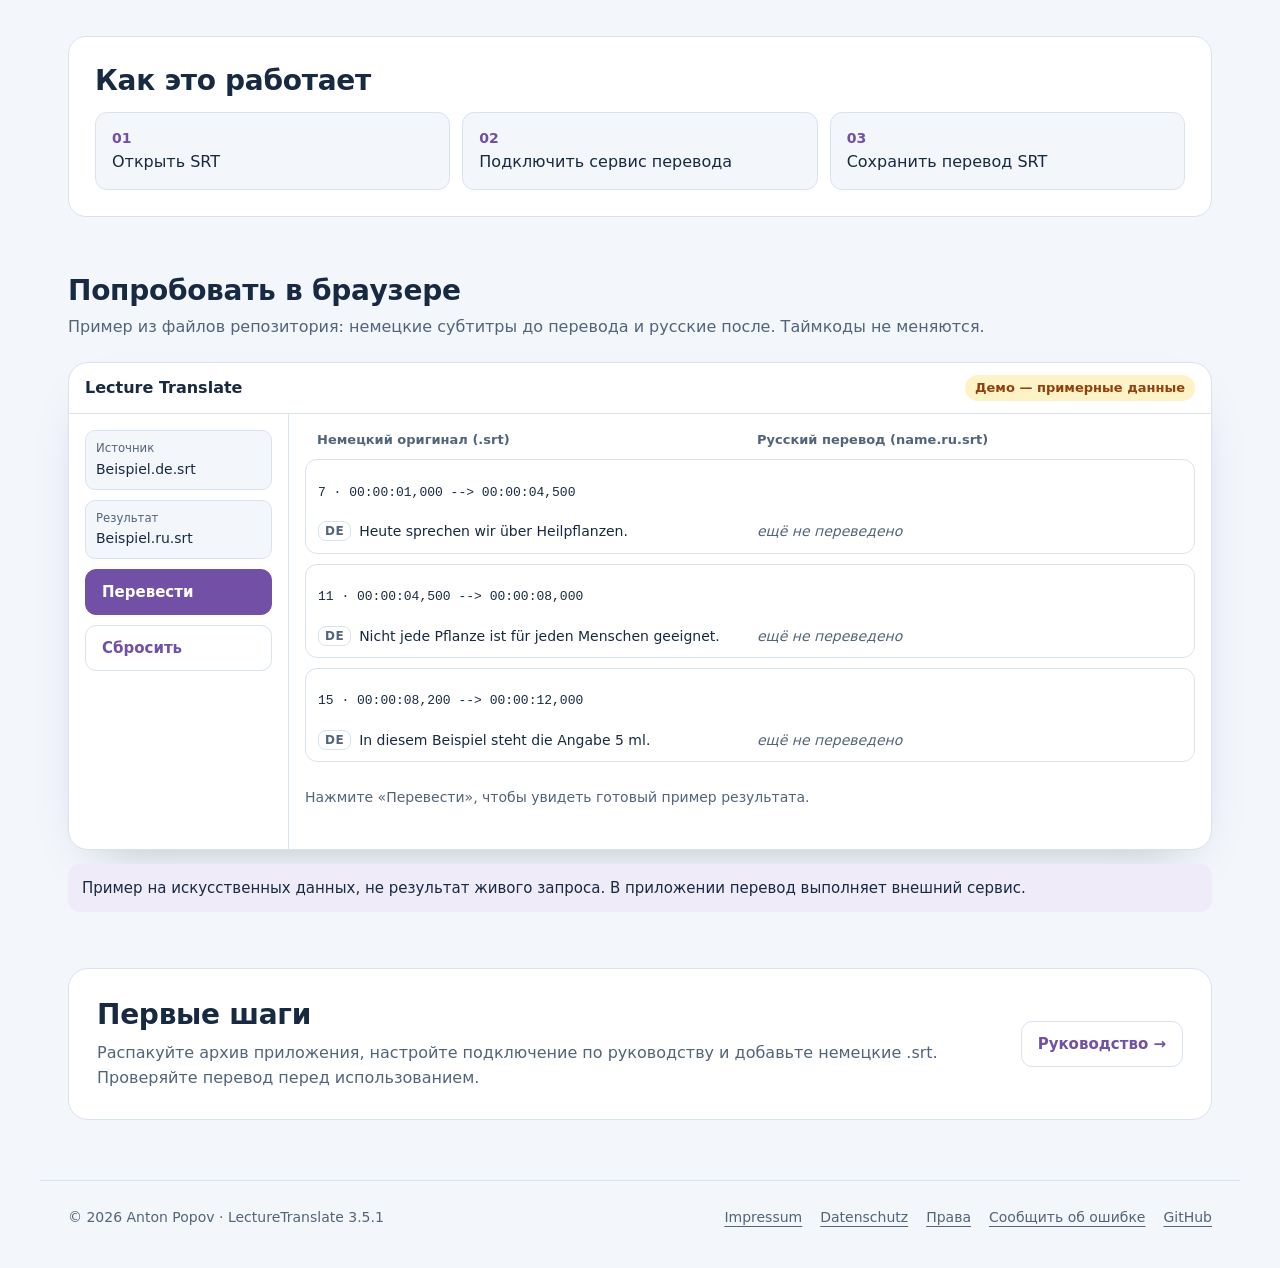
<file: index-ru.html>
<!doctype html>
<html lang="ru">
<head>
<meta charset="utf-8">
<meta name="viewport" content="width=device-width,initial-scale=1">
<meta name="color-scheme" content="light dark">
<meta name="description" content="Переводит немецкие SRT-субтитры на русский с сохранением таймкодов, очередью и проверкой черновика.">
<title>LectureTranslate — Переводит немецкие SRT-субтитры на русский с сохранением таймкодов, очередью и проверкой черновика</title>
<link rel="icon" href="presentation-icon.png">
<script src="Assets/kit/kit-theme.js"></script><link rel="stylesheet" href="Assets/kit/kit.css?v=2026.11.16-1"><script src="Assets/kit/programs.js?v=2026.11.16-1" defer></script><script src="Assets/kit/kit.js?v=2026.11.16-1" defer></script>
<link rel="stylesheet" href="presentation.css?v=2026.11.16-1">
</head>
<body class="ppk-page">
<a class="ppk-skip" href="#main">К содержимому</a>
<div class="ppk-nav-wrap" id="ppk-nav-wrap">
  <nav class="ppk-nav" aria-label="Основная навигация">
    <a class="ppk-brand" href="index-ru.html"><img src="presentation-icon.png" alt="" width="34" height="34"><span>LectureTranslate</span></a>
    <span class="ppk-spacer"></span>
    <a class="ppk-back" href="https://popovantondev.github.io/popovantondev/index-ru.html">← Все программы</a>
    <button class="ppk-search-btn" type="button" data-ppk-open-search aria-label="Поиск по программам"><span>Поиск</span><kbd>Ctrl K</kbd></button>
    <div class="ppk-langs"><a href="index-ru.html" lang="ru" hreflang="ru" aria-current="page">RU</a><a href="index.html" lang="de" hreflang="de">DE</a><a href="index-en.html" lang="en" hreflang="en">EN</a></div>
    <button class="ppk-icon-btn ppk-theme-btn" type="button" data-ppk-theme aria-label="Сменить тему"></button>
    <a class="ppk-icon-btn ppk-gh-btn" href="https://github.com/popovantondev/LectureTranslate" aria-label="GitHub"></a>
  </nav>
</div>
<main class="ppk-shell" id="main">
<div class="ppk-hero">
<div>
<a class="ppk-pill" href="https://github.com/popovantondev/LectureTranslate/releases/tag/v3.5.1"><span class="ppk-new">НОВОЕ</span><span>Вышла версия 3.5.1</span> <span class="ppk-more">Что нового →</span></a>
<h1>LectureTranslate</h1>
<p class="ppk-lead">Переводит немецкие SRT-субтитры на русский с сохранением таймкодов, очередью и проверкой черновика.</p>
<span class="ppk-status">Выпуск · 3.5.1</span> <span class="ppk-chip ppk-meta-chip">macOS 15+ · Apple Silicon</span>
<div class="ppk-actions">
<a class="ppk-btn ppk-btn-primary" href="https://github.com/popovantondev/LectureTranslate/releases/tag/v3.5.1">Скачать для macOS</a>
<a class="ppk-btn ppk-btn-gh" href="https://github.com/popovantondev/LectureTranslate">Исходный код <span class="ppk-chip"><i class="ppk-dot"></i>Swift · SwiftUI</span></a>
<a class="ppk-btn" href="Guide-ru.html">Руководство ↗</a>
</div>
<p class="ppk-requirements"><strong>Перед запуском</strong>Нужны отдельное подключение и вход во внешний сервис перевода. FFmpeg/ffprobe необязательны для отдельных медиафункций.</p>

</div>
<figure class="ppk-preview">
<div class="ppk-stage"><a href="docs/screenshots/ru/light-large.png"><img src="Assets/web/light-large.c347fbdc.webp" alt="LectureTranslate — Демонстрационный интерфейс с искусственными данными. Открыть изображение целиком." decoding="async" width="3104" height="2024" fetchpriority="high"></a></div>
<figcaption>Демонстрационный интерфейс с искусственными данными. Открыть изображение целиком.</figcaption>
</figure>
</div>

<section class="ppk-bento-section ppk-section ppk-reveal">
<h2>Что внутри</h2>
<p class="ppk-sub">Установка, функции, передача данных и проверка.</p>
<div class="ppk-bento">
<div class="ppk-tile ppk-wide"><h3>Установка</h3><p>Шаги из «Первых шагов» и инструкции по сборке, в Терминале.</p><div class="ppk-term" role="group" aria-label="Установка"><div class="ppk-term-bar"><i></i><i></i><i></i></div><div class="ppk-term-out"><div class="ppk-ps">$ shasum -a 256 lecture_translate-v3.5.1-app.zip</div><div class="ppk-dim"># Сверить значение с SHA256SUMS из релиза</div><div class="ppk-ps">$ unzip lecture_translate-v3.5.1-app.zip</div><div class="ppk-dim"># Приложение не нотаризовано: при первом открытии macOS может предупредить</div><div class="ppk-dim"># Настроить подключение к сервису перевода по руководству</div><div class="ppk-ok">→ Добавить немецкие .srt, выбрать профиль, запустить очередь</div></div></div></div>
<div class="ppk-tile"><h3>Внешний сервис</h3><p>Перевод и проверка идут через внешний сервис: тексты субтитров передаются по выполненному входу. Очередь, журналы и проекты остаются локально на Mac.</p><div class="ppk-chips"><span>Нужен вход</span><span>Тексты уходят сервису</span></div></div>
<div class="ppk-tile"><h3>Функции</h3><div class="ppk-chips"><span>Немецкий → русский</span><span>Номера реплик и таймкоды сохраняются</span><span>Очередь с паузой</span><span>Черновик и проверка выбранных рискованных мест</span><span>Локальные подсказки по числам и единицам</span><span>Файлы проектов (.lectureproject)</span><span>Просмотр исходного видео</span><span>Экспорт как name.ru.srt</span><span>Интерфейс DE · RU · EN</span></div></div>
<div class="ppk-tile ppk-wide"><h3>Проверено</h3><ul class="ppk-checks"><li>Автоматические проверки в GitHub Actions (macOS 15): тесты, предварительная сборка, проверки релиза и экспорта</li><li>По данным проекта — 2473 локальные офлайн-проверки, в том числе 14 проверок релиза</li><li>Проверены двенадцать синтетических демо-окон (3 языка × 2 темы × 2 размера)</li><li>Контрольные суммы SHA-256 (SHA256SUMS) и manifest.json в релизе</li><li>Версия 3.5.1 и журнал изменений</li></ul></div>
</div>
</section>

<section class="ppk-section ppk-process ppk-reveal" aria-labelledby="process-title">
<h2 id="process-title">Как это работает</h2>
<ol class="ppk-flow"><li>Открыть SRT</li><li>Подключить сервис перевода</li><li>Сохранить перевод SRT</li></ol>
</section>
<section class="ppk-section ppk-demo-section ppk-reveal" id="demo" data-demo="lecturetranslate" aria-labelledby="demo-title">
<h2 id="demo-title">Попробовать в браузере</h2>
<p class="ppk-sub">Пример из файлов репозитория: немецкие субтитры до перевода и русские после. Таймкоды не меняются.</p>
<div class="ppk-demo"><div class="ppk-demo-head"><span>Lecture Translate</span><span class="ppk-demo-label">Демо — примерные данные</span></div>
<div class="ppk-demo-body"><div class="ppk-demo-main"><noscript><p class="ppk-demo-empty">Для демо нужен JavaScript.</p><ol class="demo-cues"><li><code>00:00:01,000 --&gt; 00:00:04,500</code><p lang="de"><span class="demo-lang">DE</span>Heute sprechen wir über Heilpflanzen.</p><p lang="ru">Сегодня мы говорим о лекарственных
растениях.</p></li><li><code>00:00:04,500 --&gt; 00:00:08,000</code><p lang="de"><span class="demo-lang">DE</span>Nicht jede Pflanze ist für jeden Menschen geeignet.</p><p lang="ru">Не каждое растение подходит каждому
человеку.</p></li><li><code>00:00:08,200 --&gt; 00:00:12,000</code><p lang="de"><span class="demo-lang">DE</span>In diesem Beispiel steht die Angabe 5 ml.</p><p lang="ru">В этом примере указано пять миллилитров.</p></li></ol></noscript></div></div></div>
<p class="ppk-notice">Пример на искусственных данных, не результат живого запроса. В приложении перевод выполняет внешний сервис.</p>
<script type="application/json" id="demo-data">{"labels": {"title": "Попробовать в браузере", "sub": "Пример из файлов репозитория: немецкие субтитры до перевода и русские после. Таймкоды не меняются.", "label": "Демо — примерные данные", "source": "Источник", "target": "Результат", "translate": "Перевести", "reset": "Сбросить", "hint": "Нажмите «Перевести», чтобы увидеть готовый пример результата.", "done": "✓ Готово: 3 реплики, все таймкоды без изменений. (Демо — готовый пример, не настоящий перевод.)", "pending": "ещё не переведено", "same": "таймкод совпадает", "mark": "Отметить таймкод", "nojs": "Для демо нужен JavaScript.", "cues": "Реплики", "before": "Немецкий оригинал (.srt)", "after": "Русский перевод (name.ru.srt)", "note": "Пример на искусственных данных, не результат живого запроса. В приложении перевод выполняет внешний сервис.", "sourceName": "Beispiel.de.srt", "targetName": "Beispiel.ru.srt"}, "before": [{"n": "7", "t": "00:00:01,000 --> 00:00:04,500", "x": "Heute sprechen wir über Heilpflanzen."}, {"n": "11", "t": "00:00:04,500 --> 00:00:08,000", "x": "Nicht jede Pflanze ist für jeden Menschen geeignet."}, {"n": "15", "t": "00:00:08,200 --> 00:00:12,000", "x": "In diesem Beispiel steht die Angabe 5 ml."}], "after": [{"n": "7", "t": "00:00:01,000 --> 00:00:04,500", "x": "Сегодня мы говорим о лекарственных\nрастениях."}, {"n": "11", "t": "00:00:04,500 --> 00:00:08,000", "x": "Не каждое растение подходит каждому\nчеловеку."}, {"n": "15", "t": "00:00:08,200 --> 00:00:12,000", "x": "В этом примере указано пять миллилитров."}]}</script>
</section>
<section class="ppk-section ppk-start ppk-reveal">
<div><h2>Первые шаги</h2><p>Распакуйте архив приложения, настройте подключение по руководству и добавьте немецкие .srt. Проверяйте перевод перед использованием.</p></div>
<div class="ppk-actions"><a class="ppk-btn" href="Guide-ru.html">Руководство →</a></div>
</section>
</main>
<footer class="ppk-footer">
<span>© 2026 Anton Popov · LectureTranslate 3.5.1</span>
<nav aria-label="Правовая информация"><a href="https://popovantondev.github.io/popovantondev/impressum.html">Impressum</a><a href="https://popovantondev.github.io/popovantondev/datenschutz.html">Datenschutz</a><a href="https://github.com/popovantondev/LectureTranslate/blob/main/RIGHTS.md">Права</a><a href="https://github.com/popovantondev/LectureTranslate/issues/new/choose">Сообщить об ошибке</a><a href="https://github.com/popovantondev/LectureTranslate">GitHub</a></nav>
</footer>
<script src="Assets/demo.js?v=7cbf1f97" defer></script>
</body>
</html>
</file>
<file: Assets/kit/kit.css>
/* popovantondev shared kit: tokens, header, search palette, components, footer.
   Everything is prefixed ppk-. Pages set their accent in their own CSS (see demo.html).
   Kit tokens have zero specificity (:where), so any page rule overrides them regardless of load order. */

/* ---------- tokens ---------- */
:where(:root){color-scheme:light;
  --ppk-bg:#f3f6fb;--ppk-panel:#ffffff;--ppk-ink:#172a42;--ppk-muted:#52647b;--ppk-line:#d9e3ee;
  --ppk-accent:#0f6f7c;--ppk-accent-ink:#ffffff;--ppk-tint:#e2f2f3;--ppk-hero:#0c3a45;--ppk-hero-end:#1b6b78;
  --ppk-glass:rgba(255,255,255,.76);--ppk-term:#0f1b26;--ppk-term-ink:#d6e4ef;--ppk-term-ps:#7fd4dc;--ppk-term-ok:#6ee787;--ppk-term-dim:#8fa3b6;
  --ppk-ok:#15803d;--ppk-ok-bg:#dcfce7;--ppk-ok-fg:#166534;--ppk-warn-bg:#fef3c7;--ppk-warn-fg:#92400e;
  --ppk-focus:#1a5fd0;--ppk-shadow:0 22px 50px -30px rgba(22,43,72,.35);
  --ppk-radius-s:8px;--ppk-radius-m:12px;--ppk-radius-l:20px;--ppk-radius-pill:999px;
  --ppk-font:system-ui,-apple-system,"Segoe UI",sans-serif;--ppk-mono:ui-monospace,"Cascadia Code",Consolas,monospace;--ppk-shell:1200px}
:where([data-theme="dark"]){color-scheme:dark;
  --ppk-bg:#0c131b;--ppk-panel:#131d28;--ppk-ink:#e5edf5;--ppk-muted:#9badbf;--ppk-line:#233142;
  --ppk-accent:#3cc1cc;--ppk-accent-ink:#03262b;--ppk-tint:#11343a;--ppk-hero:#082a32;--ppk-hero-end:#145a65;
  --ppk-glass:rgba(19,29,40,.76);--ppk-term:#070d13;--ppk-term-ink:#d6e4ef;--ppk-term-ps:#7fd4dc;--ppk-term-ok:#6ee787;--ppk-term-dim:#8fa3b6;
  --ppk-ok:#4ade80;--ppk-ok-bg:#14532d;--ppk-ok-fg:#bbf7d0;--ppk-warn-bg:#78350f;--ppk-warn-fg:#fde68a;
  --ppk-focus:#7ab8ff;--ppk-shadow:0 22px 50px -30px rgba(0,0,0,.7)}
@media (prefers-color-scheme:dark){:where(:root:not([data-theme])){color-scheme:dark;
  --ppk-bg:#0c131b;--ppk-panel:#131d28;--ppk-ink:#e5edf5;--ppk-muted:#9badbf;--ppk-line:#233142;
  --ppk-accent:#3cc1cc;--ppk-accent-ink:#03262b;--ppk-tint:#11343a;--ppk-hero:#082a32;--ppk-hero-end:#145a65;
  --ppk-glass:rgba(19,29,40,.76);--ppk-term:#070d13;--ppk-term-ink:#d6e4ef;--ppk-term-ps:#7fd4dc;--ppk-term-ok:#6ee787;--ppk-term-dim:#8fa3b6;
  --ppk-ok:#4ade80;--ppk-ok-bg:#14532d;--ppk-ok-fg:#bbf7d0;--ppk-warn-bg:#78350f;--ppk-warn-fg:#fde68a;
  --ppk-focus:#7ab8ff;--ppk-shadow:0 22px 50px -30px rgba(0,0,0,.7)}}

/* ---------- base (only inside pages that opt in with class ppk-page on body) ---------- */
.ppk-page{margin:0;background:radial-gradient(ellipse at 80% 0,var(--ppk-tint),transparent 55%),var(--ppk-bg);background-attachment:fixed;color:var(--ppk-ink);font:16px/1.6 var(--ppk-font);transition:background-color .3s,color .3s}
.ppk-page *,.ppk-page *::before,.ppk-page *::after{box-sizing:border-box}
:where(.ppk-page a){color:var(--ppk-accent);text-underline-offset:4px}
:where(.ppk-page img){max-width:100%;height:auto}
:where(.ppk-page button){font:inherit;color:inherit}
.ppk-page :focus-visible,.ppk-overlay :focus-visible,.ppk-nav-wrap :focus-visible,.ppk-footer :focus-visible{outline:3px solid var(--ppk-focus);outline-offset:3px}
:where(.ppk-page h1),.ppk-title{font-size:clamp(34px,4.6vw,58px);line-height:1.05;letter-spacing:-.035em;margin:14px 0 18px}
:where(.ppk-page h2),.ppk-h2{font-size:clamp(22px,2.4vw,28px);line-height:1.25;letter-spacing:-.01em;margin:0 0 6px}
.ppk-page [hidden],.ppk-overlay[hidden]{display:none!important}
.ppk-shell{max-width:var(--ppk-shell);margin:0 auto;padding:0 28px}
.ppk-section{margin:56px 0;position:relative}
.ppk-sub{color:var(--ppk-muted);margin:0 0 22px}
.ppk-sr-only{position:absolute!important;width:1px;height:1px;margin:-1px;padding:0;overflow:hidden;clip:rect(0 0 0 0);white-space:nowrap;border:0}
.ppk-skip{position:absolute;left:12px;top:-60px;z-index:200;background:var(--ppk-panel);color:var(--ppk-ink);border:2px solid var(--ppk-focus);border-radius:var(--ppk-radius-m);padding:8px 14px;font-weight:700;text-decoration:none}
.ppk-skip:focus{top:12px}
html.ppk-lock{overflow:hidden}

/* ---------- icons (CSS masks, work without JS and without inline SVG) ---------- */
.ppk-search-btn::before,.ppk-gh-btn::before,.ppk-theme-btn::before,.ppk-btn-gh::before{content:"";flex:none;background:currentColor;-webkit-mask:var(--ppk-ico) center/contain no-repeat;mask:var(--ppk-ico) center/contain no-repeat}
.ppk-search-btn::before{--ppk-ico:url("data:image/svg+xml,%3Csvg xmlns='http://www.w3.org/2000/svg' viewBox='0 0 24 24' fill='none' stroke='black' stroke-width='2' stroke-linecap='round'%3E%3Ccircle cx='11' cy='11' r='7'/%3E%3Cpath d='m20 20-3.5-3.5'/%3E%3C/svg%3E");width:16px;height:16px}
.ppk-gh-btn::before,.ppk-btn-gh::before{--ppk-ico:url("data:image/svg+xml,%3Csvg xmlns='http://www.w3.org/2000/svg' viewBox='0 0 16 16'%3E%3Cpath d='M8 0C3.58 0 0 3.58 0 8c0 3.54 2.29 6.53 5.47 7.59.4.07.55-.17.55-.38 0-.19-.01-.82-.01-1.49-2.01.37-2.53-.49-2.69-.94-.09-.23-.48-.94-.82-1.13-.28-.15-.68-.52-.01-.53.63-.01 1.08.58 1.23.82.72 1.21 1.87.87 2.33.66.07-.52.28-.87.51-1.07-1.78-.2-3.64-.89-3.64-3.95 0-.87.31-1.59.82-2.15-.08-.2-.36-1.02.08-2.12 0 0 .67-.21 2.2.82.64-.18 1.32-.27 2-.27.68 0 1.36.09 2 .27 1.53-1.04 2.2-.82 2.2-.82.44 1.1.16 1.92.08 2.12.51.56.82 1.27.82 2.15 0 3.07-1.87 3.75-3.65 3.95.29.25.54.73.54 1.48 0 1.07-.01 1.93-.01 2.2 0 .21.15.46.55.38A8.013 8.013 0 0 0 16 8c0-4.42-3.58-8-8-8z'/%3E%3C/svg%3E");width:18px;height:18px}
.ppk-theme-btn::before{--ppk-ico:url("data:image/svg+xml,%3Csvg xmlns='http://www.w3.org/2000/svg' viewBox='0 0 24 24' fill='none' stroke='black' stroke-width='2' stroke-linecap='round' stroke-linejoin='round'%3E%3Cpath d='M21 12.8A9 9 0 1 1 11.2 3a7 7 0 0 0 9.8 9.8z'/%3E%3C/svg%3E");width:18px;height:18px}
:root[data-theme="dark"] .ppk-theme-btn::before{--ppk-ico:url("data:image/svg+xml,%3Csvg xmlns='http://www.w3.org/2000/svg' viewBox='0 0 24 24' fill='none' stroke='black' stroke-width='2' stroke-linecap='round'%3E%3Ccircle cx='12' cy='12' r='4.5'/%3E%3Cpath d='M12 2v2M12 20v2M4.9 4.9l1.4 1.4M17.7 17.7l1.4 1.4M2 12h2M20 12h2M4.9 19.1l1.4-1.4M17.7 6.3l1.4-1.4'/%3E%3C/svg%3E")}
@media (prefers-color-scheme:dark){:root:not([data-theme]) .ppk-theme-btn::before{--ppk-ico:url("data:image/svg+xml,%3Csvg xmlns='http://www.w3.org/2000/svg' viewBox='0 0 24 24' fill='none' stroke='black' stroke-width='2' stroke-linecap='round'%3E%3Ccircle cx='12' cy='12' r='4.5'/%3E%3Cpath d='M12 2v2M12 20v2M4.9 4.9l1.4 1.4M17.7 17.7l1.4 1.4M2 12h2M20 12h2M4.9 19.1l1.4-1.4M17.7 6.3l1.4-1.4'/%3E%3C/svg%3E")}}
.ppk-search-btn:has(svg)::before,.ppk-icon-btn:has(svg)::before,.ppk-btn-gh:has(svg)::before{display:none}

/* ---------- header: static markup, JS only improves it ---------- */
.ppk-nav-wrap{position:sticky;top:0;z-index:40;padding:10px 0 0}
.ppk-nav-wrap.ppk-floating{padding-inline:8px}
.ppk-nav{position:relative;isolation:isolate;max-width:var(--ppk-shell);margin:0 auto;display:flex;align-items:center;gap:14px;padding:10px 28px;border:1px solid transparent;border-radius:0;font:14px/1.3 var(--ppk-font);color:var(--ppk-ink);transition:border-color .25s,border-radius .25s}
/* Glass pill is a separate layer: the header jump to the pill changes layout once, the glass, blur and shadow only fade in (opacity), so scrolling past the threshold stays cheap. */
.ppk-nav::before{content:"";position:absolute;inset:-1px;z-index:-1;border-radius:inherit;background:var(--ppk-glass);-webkit-backdrop-filter:blur(14px) saturate(1.4);backdrop-filter:blur(14px) saturate(1.4);box-shadow:0 10px 30px -18px rgba(0,0,0,.35);opacity:0;pointer-events:none;transition:opacity .25s}
.ppk-nav *,.ppk-nav *::before,.ppk-nav *::after{box-sizing:border-box}
.ppk-floating .ppk-nav{max-width:980px;padding:8px 10px 8px 16px;border-color:var(--ppk-line);border-radius:var(--ppk-radius-pill)}
.ppk-floating .ppk-nav::before{opacity:1}
.ppk-brand{display:flex;align-items:center;gap:10px;min-width:0;font-size:16px;font-weight:750;color:var(--ppk-ink);text-decoration:none;white-space:nowrap}
.ppk-brand img{width:34px;height:34px;flex:none;border-radius:9px}
.ppk-brand span{overflow:hidden;text-overflow:ellipsis;padding:3px 4px 3px 0;margin:-3px -4px -3px 0}
.ppk-spacer{flex:1}
.ppk-back{display:inline-flex;align-items:center;min-height:38px;font-size:14px;font-weight:650;color:var(--ppk-accent);text-decoration:none;white-space:nowrap}
.ppk-back:hover{text-decoration:underline;text-underline-offset:4px}
.ppk-search-btn{display:none;align-items:center;gap:10px;min-height:38px;padding:6px 8px 6px 12px;border:1px solid var(--ppk-line);border-radius:10px;background:var(--ppk-panel);color:var(--ppk-muted);font:inherit;font-size:14px;cursor:pointer;transition:border-color .2s}
.ppk-search-btn:hover{border-color:var(--ppk-accent)}
html.ppk-js .ppk-search-btn{display:flex}
.ppk-search-btn kbd,.ppk-kbd{font:600 11px/1 var(--ppk-mono);border:1px solid var(--ppk-line);border-bottom-width:2px;border-radius:5px;padding:3px 5px;color:var(--ppk-muted);background:var(--ppk-bg)}
.ppk-langs{display:flex;gap:2px;padding:3px;border:1px solid var(--ppk-line);border-radius:10px;background:var(--ppk-panel)}
.ppk-langs a{display:grid;place-items:center;min-width:36px;min-height:32px;border-radius:7px;color:var(--ppk-ink);font-size:13px;font-weight:700;text-decoration:none}
.ppk-langs a:hover{background:var(--ppk-bg)}
.ppk-langs a[aria-current]{background:var(--ppk-tint);color:var(--ppk-ink)}
.ppk-icon-btn{display:grid;place-items:center;width:38px;height:38px;padding:0;border:1px solid var(--ppk-line);border-radius:10px;background:var(--ppk-panel);color:var(--ppk-ink);text-decoration:none;cursor:pointer;transition:border-color .2s}
.ppk-icon-btn:hover{border-color:var(--ppk-accent)}
.ppk-icon-btn svg{width:18px;height:18px}
html:not(.ppk-js) .ppk-theme-btn{display:none}

/* ---------- hero parts ---------- */
.ppk-hero{display:grid;grid-template-columns:minmax(0,1fr) minmax(0,1.05fr);gap:40px;align-items:center;margin:34px 0 10px}
.ppk-hero>*{min-width:0}
.ppk-pill{display:inline-flex;align-items:center;gap:8px;max-width:100%;padding:4px 12px 4px 4px;border:1px solid var(--ppk-line);border-radius:var(--ppk-radius-pill);background:var(--ppk-panel);color:var(--ppk-ink);font-size:13px;text-decoration:none;transition:border-color .2s,transform .2s}
.ppk-pill:hover{border-color:var(--ppk-accent);transform:translateY(-1px)}
.ppk-pill .ppk-new{flex:none;background:var(--ppk-accent);color:var(--ppk-accent-ink);border-radius:var(--ppk-radius-pill);padding:2px 8px;font-weight:800;font-size:11px;letter-spacing:.04em}
.ppk-pill .ppk-more{color:var(--ppk-accent);font-weight:650;white-space:nowrap}
.ppk-lead{margin:0 0 18px;color:var(--ppk-muted);font-size:19px}
.ppk-status{display:inline-block;padding:4px 10px;border-radius:var(--ppk-radius-s);background:var(--ppk-tint);color:var(--ppk-accent);font-size:14px;font-weight:700}
.ppk-actions{display:flex;flex-wrap:wrap;align-items:center;gap:10px;margin:22px 0 14px}
.ppk-btn{display:inline-flex;align-items:center;gap:10px;min-height:46px;padding:10px 16px;border:1px solid var(--ppk-line);border-radius:11px;background:var(--ppk-panel);color:var(--ppk-accent);font-size:15px;font-weight:700;text-decoration:none;cursor:pointer;transition:transform .15s,box-shadow .2s,border-color .2s}
.ppk-btn:hover{transform:translateY(-1px);box-shadow:0 8px 20px -12px rgba(0,0,0,.35);border-color:var(--ppk-accent)}
.ppk-btn-primary{background:var(--ppk-accent);border-color:var(--ppk-accent);color:var(--ppk-accent-ink)}
.ppk-btn-gh{color:var(--ppk-ink)}
.ppk-chip{display:inline-flex;align-items:center;gap:6px;padding:1px 7px;border:1px solid var(--ppk-line);border-radius:7px;background:var(--ppk-bg);color:var(--ppk-muted);font-size:12px;font-weight:600}
.ppk-dot{display:inline-block;width:9px;height:9px;border-radius:50%;background:var(--ppk-accent)}
.ppk-requirements{margin:0;padding-left:14px;border-left:3px solid var(--ppk-line);color:var(--ppk-muted);font-size:14px}
.ppk-requirements strong{display:block;color:var(--ppk-ink)}
.ppk-preview{position:relative;margin:0;overflow:hidden;border:1px solid var(--ppk-line);border-radius:22px;background:var(--ppk-panel);box-shadow:var(--ppk-shadow)}
.ppk-stage{display:grid;place-items:center;padding:18px;background:linear-gradient(145deg,var(--ppk-hero),var(--ppk-hero-end))}
.ppk-stage img{display:block;width:auto;max-height:470px;filter:drop-shadow(0 8px 18px rgba(0,0,0,.25))}
.ppk-preview figcaption{padding:12px 18px;color:var(--ppk-muted);font-size:14px}

/* ---------- bento ---------- */
.ppk-bento{display:grid;grid-template-columns:repeat(3,minmax(0,1fr));gap:16px}
.ppk-tile{position:relative;min-width:0;overflow:hidden;padding:22px;border:1px solid var(--ppk-line);border-radius:var(--ppk-radius-l);background:var(--ppk-panel)}
.ppk-tile h3{margin:0 0 4px;font-size:18px}
.ppk-tile p{margin:0 0 14px;color:var(--ppk-muted);font-size:15px}
.ppk-wide{grid-column:span 2}
.ppk-term{min-height:178px;overflow:hidden;padding:14px 16px;border-radius:14px;background:var(--ppk-term);color:var(--ppk-term-ink);font:13.5px/1.75 var(--ppk-mono)}
.ppk-term-bar{display:flex;gap:6px;margin-bottom:10px}
.ppk-term-bar i{width:10px;height:10px;border-radius:50%;background:#4a586a}
.ppk-term-out>div{overflow-wrap:anywhere}
.ppk-term .ppk-ps{color:var(--ppk-term-ps)}
.ppk-term .ppk-ok{color:var(--ppk-term-ok)}
.ppk-term .ppk-dim{color:var(--ppk-term-dim)}
.ppk-cursor{display:inline-block;width:8px;height:1.05em;background:var(--ppk-term-ink);vertical-align:-2px;animation:ppk-blink 1s steps(1) infinite}
@keyframes ppk-blink{50%{opacity:0}}
.ppk-chips{display:flex;flex-wrap:wrap;gap:8px}
.ppk-chips span{padding:6px 12px;border:1px solid var(--ppk-line);border-radius:var(--ppk-radius-pill);background:var(--ppk-bg);font-size:14px;font-weight:600;transition:transform .2s,border-color .2s}
.ppk-chips span:hover{transform:translateY(-2px);border-color:var(--ppk-accent)}
.ppk-live{display:inline-flex;align-items:center;gap:8px;color:var(--ppk-ok);font-size:15px;font-weight:700}
.ppk-live::before{content:"";width:10px;height:10px;border-radius:50%;background:var(--ppk-ok);box-shadow:0 0 0 0 rgba(22,163,74,.55);animation:ppk-pulse 2s infinite}
@keyframes ppk-pulse{70%{box-shadow:0 0 0 10px rgba(22,163,74,0)}100%{box-shadow:0 0 0 0 rgba(22,163,74,0)}}
.ppk-checks{display:grid;gap:8px;margin:0;padding:0;list-style:none;font-size:15px}
.ppk-checks li{overflow-wrap:anywhere}
.ppk-checks li::before{content:"\2713";margin-right:8px;color:var(--ppk-ok);font-weight:800}

/* ---------- steps ---------- */
.ppk-process{padding:26px;border:1px solid var(--ppk-line);border-radius:18px;background:var(--ppk-panel)}
.ppk-flow{display:grid;grid-template-columns:repeat(3,minmax(0,1fr));gap:12px;margin:14px 0 0;padding:0;list-style:none;counter-reset:ppk-step}
.ppk-flow li{padding:14px 16px;border:1px solid var(--ppk-line);border-radius:var(--ppk-radius-m);background:var(--ppk-bg)}
.ppk-flow li::before{counter-increment:ppk-step;content:counter(ppk-step,decimal-leading-zero);display:block;color:var(--ppk-accent);font-size:14px;font-weight:700}

/* ---------- tabs and program cards ---------- */
.ppk-tabs{display:inline-flex;flex-wrap:wrap;gap:4px;padding:4px;border:1px solid var(--ppk-line);border-radius:14px;background:var(--ppk-panel)}
.ppk-tabs button{padding:8px 14px;min-height:38px;border:0;border-radius:10px;background:transparent;color:var(--ppk-muted);font-size:14px;font-weight:650;cursor:pointer;transition:background-color .2s,color .2s}
.ppk-tabs button:hover{color:var(--ppk-ink)}
.ppk-tabs button[aria-selected="true"]{background:var(--ppk-accent);color:var(--ppk-accent-ink)}
.ppk-app-grid{display:grid;grid-template-columns:repeat(auto-fill,minmax(230px,1fr));gap:12px;margin-top:16px}
.ppk-app-card{display:flex;align-items:flex-start;gap:12px;padding:14px;border:1px solid var(--ppk-line);border-radius:14px;background:var(--ppk-panel);color:var(--ppk-ink);text-decoration:none;animation:ppk-fade .35s ease both;transition:border-color .2s,transform .2s}
.ppk-app-card:hover{border-color:var(--ppk-accent);transform:translateY(-2px)}
.ppk-app-card img{flex:none;width:36px;height:36px;border-radius:9px}
.ppk-app-card b{display:block;font-size:15px}
.ppk-app-card small{display:block;color:var(--ppk-muted);font-size:13px;line-height:1.4}
@keyframes ppk-fade{from{opacity:0;transform:translateY(6px)}}

/* ---------- demo frame ---------- */
.ppk-demo{overflow:hidden;border:1px solid var(--ppk-line);border-radius:var(--ppk-radius-l);background:var(--ppk-panel);box-shadow:var(--ppk-shadow)}
.ppk-demo-head{display:flex;flex-wrap:wrap;align-items:center;gap:10px;padding:12px 16px;border-bottom:1px solid var(--ppk-line);font-weight:700}
.ppk-demo-label{margin-left:auto;padding:3px 10px;border-radius:var(--ppk-radius-pill);background:var(--ppk-warn-bg);color:var(--ppk-warn-fg);font-size:13px;font-weight:700}
.ppk-demo-body{display:grid;grid-template-columns:220px minmax(0,1fr);min-height:250px}
.ppk-demo-side{display:grid;align-content:start;gap:10px;padding:16px;border-right:1px solid var(--ppk-line);font-size:14px}
.ppk-field{padding:8px 10px;border:1px solid var(--ppk-line);border-radius:10px;background:var(--ppk-bg)}
.ppk-field small{display:block;color:var(--ppk-muted)}
.ppk-demo-main{min-width:0;padding:16px}
.ppk-rows{display:grid;gap:6px;margin:0 0 12px;padding:0;list-style:none}
.ppk-rows li{display:grid;grid-template-columns:minmax(0,1fr) auto;gap:10px;align-items:center;padding:8px 12px;border:1px solid var(--ppk-line);border-radius:10px;font-size:14px;animation:ppk-fade .3s ease both}
.ppk-rows li>:first-child{overflow-wrap:anywhere}
.ppk-badge{padding:2px 8px;border-radius:6px;background:var(--ppk-tint);color:var(--ppk-ink);font-size:12px;font-weight:700}
.ppk-badge-ok{background:var(--ppk-ok-bg);color:var(--ppk-ok-fg)}
.ppk-badge-warn{background:var(--ppk-warn-bg);color:var(--ppk-warn-fg)}
.ppk-progress{height:8px;margin:10px 0;overflow:hidden;border:1px solid var(--ppk-line);border-radius:99px;background:var(--ppk-bg)}
.ppk-progress i{display:block;width:0;height:100%;background:var(--ppk-accent);transition:width .25s linear}
.ppk-demo-empty{padding:24px 0;color:var(--ppk-muted);font-size:14px}
.ppk-demo-done{color:var(--ppk-ok);font-weight:700}

/* ---------- search palette (built by kit.js) ---------- */
.ppk-overlay{position:fixed;inset:0;z-index:100;display:grid;place-items:start center;padding:12vh 16px 16px;background:rgba(8,15,24,.55);-webkit-backdrop-filter:blur(3px);backdrop-filter:blur(3px);font:16px/1.5 var(--ppk-font);color:var(--ppk-ink)}
.ppk-overlay *,.ppk-overlay *::before,.ppk-overlay *::after{box-sizing:border-box}
.ppk-palette{width:min(620px,100%);overflow:hidden;border:1px solid var(--ppk-line);border-radius:16px;background:var(--ppk-panel);box-shadow:0 30px 80px -20px rgba(0,0,0,.5);animation:ppk-pop .18s ease}
@keyframes ppk-pop{from{opacity:0;transform:translateY(-8px) scale(.98)}}
.ppk-phead{display:flex;align-items:center;border-bottom:1px solid var(--ppk-line)}
.ppk-palette-input{flex:1;min-width:0;padding:16px 18px;border:0;background:transparent;color:var(--ppk-ink);font:inherit;font-size:17px;outline:none}
.ppk-palette-input::placeholder{color:var(--ppk-muted);opacity:1}
.ppk-overlay .ppk-palette-input:focus-visible{outline:none}
.ppk-phead:focus-within{box-shadow:inset 0 -2px 0 var(--ppk-focus)}
.ppk-pclose{margin-right:12px;padding:6px 8px;border:1px solid var(--ppk-line);border-radius:7px;background:var(--ppk-bg);color:var(--ppk-muted);font:600 12px/1 var(--ppk-mono);cursor:pointer}
.ppk-plist{max-height:min(420px,55vh);margin:0;padding:6px;overflow:auto;list-style:none}
.ppk-pitem{display:flex;align-items:center;gap:12px;padding:9px 10px;border-radius:10px;color:var(--ppk-ink);text-decoration:none}
.ppk-pitem[aria-selected="true"]{background:var(--ppk-tint);box-shadow:inset 3px 0 0 var(--ppk-accent)}
.ppk-pitem img,.ppk-pletter{flex:none;width:30px;height:30px;border-radius:8px}
.ppk-pletter{display:grid;place-items:center;background:var(--ppk-accent);color:var(--ppk-accent-ink);font-weight:800}
.ppk-ptext{min-width:0}
.ppk-pname{display:block;font-weight:650}
.ppk-ptext small{display:block;overflow:hidden;color:var(--ppk-muted);font-size:12px;text-overflow:ellipsis;white-space:nowrap}
.ppk-pempty{margin:0;padding:22px 18px;color:var(--ppk-muted)}
.ppk-pfoot{display:flex;gap:14px;padding:9px 14px;border-top:1px solid var(--ppk-line);color:var(--ppk-muted);font-size:12px}

/* ---------- footer ---------- */
.ppk-footer{display:flex;flex-wrap:wrap;justify-content:space-between;gap:12px 16px;max-width:var(--ppk-shell);margin:60px auto 0;padding:26px 28px 40px;border-top:1px solid var(--ppk-line);color:var(--ppk-muted);font:14px/1.5 var(--ppk-font)}
.ppk-footer nav{display:flex;flex-wrap:wrap;gap:6px 18px}
.ppk-footer a{color:var(--ppk-muted);text-decoration:underline;text-underline-offset:4px}
.ppk-footer a:hover{color:var(--ppk-ink)}

/* ---------- long text (Guide pages): opt in with class ppk-prose ---------- */
.ppk-prose{line-height:1.7}
.ppk-prose table{display:block;max-width:100%;overflow-x:auto;border-collapse:collapse}
.ppk-prose th,.ppk-prose td{padding:8px 12px;border:1px solid var(--ppk-line);text-align:left;vertical-align:top}
.ppk-prose th{background:var(--ppk-tint)}
.ppk-prose pre,.ppk-prose code{font-family:var(--ppk-mono);font-size:.92em}
.ppk-prose pre{max-width:100%;overflow-x:auto;padding:14px 16px;border-radius:var(--ppk-radius-m);background:var(--ppk-term);color:var(--ppk-term-ink)}
.ppk-prose :not(pre)>code{padding:1px 6px;border-radius:6px;background:var(--ppk-tint)}
.ppk-prose blockquote{margin:1em 0;padding:2px 16px;border-left:3px solid var(--ppk-accent);color:var(--ppk-muted)}

/* ---------- scroll reveal (hidden state only exists when JS runs) ---------- */
html.ppk-js .ppk-reveal:not(.ppk-in){opacity:0;transform:translateY(14px)}
.ppk-reveal{transition:opacity .6s ease,transform .6s ease}

/* ---------- small screens ---------- */
@media (max-width:900px){.ppk-hero{grid-template-columns:1fr}.ppk-bento{grid-template-columns:1fr 1fr}}
@media (max-width:640px){
  .ppk-shell,.ppk-footer{padding-left:16px;padding-right:16px}
  .ppk-nav{gap:8px;padding:8px 12px}
  .ppk-back{font-size:0;justify-content:center;width:38px;padding:0}
  .ppk-back::before{content:"\2190";font-size:20px}
  .ppk-search-btn span,.ppk-search-btn kbd{display:none}
  .ppk-search-btn{padding:0;width:38px;justify-content:center}
  .ppk-langs a{min-width:32px}
  .ppk-bento{grid-template-columns:1fr}
  .ppk-wide{grid-column:auto}
  .ppk-flow{grid-template-columns:1fr}
  .ppk-demo-body{grid-template-columns:1fr}
  .ppk-demo-side{border-right:0;border-bottom:1px solid var(--ppk-line)}
  .ppk-demo-label{margin-left:0}
  .ppk-pfoot{display:none}
  .ppk-overlay{padding-top:8vh}
}
/* Phones: touch targets 44 px, the header is two full rows (name + theme + GitHub, then [back] search + language switch that fills the rest),
   it scrolls away with the page instead of sticking (two rows would eat a seventh of the screen), long names wrap instead of being cut. */
@media (max-width:640px){
  .ppk-icon-btn{width:44px;height:44px}
  .ppk-search-btn{width:44px;min-height:44px}
  .ppk-back{width:44px;min-height:44px}
  .ppk-langs a{min-width:40px;min-height:40px}
  .ppk-brand{min-height:44px}
  .ppk-tabs button{min-height:44px}
  .ppk-pill{min-height:40px;font-size:13px;flex-wrap:wrap;row-gap:2px;border-radius:20px}
  .ppk-pill .ppk-more{white-space:normal}
  .ppk-field small{font-size:12px}
  .ppk-pill .ppk-new{font-size:12px}
  .ppk-footer a{display:inline-flex;align-items:center;justify-content:center;min-height:40px;min-width:44px}
  /* Guide table of contents and disclosure rows: finger-sized rows (guides with their own class names carry the same rule in their own CSS) */
  .ppk-page .ppk-contents a{display:inline-flex;align-items:center;min-height:44px;min-width:44px}
  .ppk-page details>summary{padding-block:11px}
  .ppk-pclose{min-width:44px;min-height:44px;margin-right:6px;font-size:13px}
  .ppk-chip{font-size:12px}
}
@media (max-width:560px){
  .ppk-nav-wrap{position:static}
  .ppk-nav{flex-wrap:wrap;row-gap:8px;gap:8px}
  .ppk-nav::after{content:"";order:4;flex-basis:100%;height:0;margin:-8px 0 0}
  .ppk-brand{order:1;flex:1 1 0;min-width:0;white-space:normal;font-size:16px;line-height:1.15}
  .ppk-brand>span{overflow:visible;text-overflow:clip}
  .ppk-theme-btn{order:2}
  .ppk-gh-btn{order:3}
  .ppk-back{order:5;width:auto;padding:0 6px 0 0;font-size:14px;justify-content:flex-start}
  .ppk-back::before{content:none}
  .ppk-search-btn{order:6}
  .ppk-nav:not(:has(.ppk-langs)) .ppk-search-btn{order:2}
  .ppk-langs{order:7;flex:1 1 0;min-width:0;padding:2px}
  .ppk-langs a{flex:1 1 0}
  .ppk-spacer{display:none}
  .ppk-floating .ppk-nav{border-radius:26px;padding:8px 10px}
  .ppk-tile{padding:18px}
}
@media (max-width:359px){
  .ppk-back{font-size:0;width:44px;padding:0;justify-content:center}
  .ppk-back::before{content:"\2190";font-size:20px}
}

@media (prefers-reduced-motion:reduce){
  .ppk-nav-wrap,.ppk-nav,.ppk-nav::before,.ppk-pill,.ppk-btn,.ppk-chips span,.ppk-app-card,.ppk-reveal,.ppk-progress i,.ppk-page{transition:none!important}
  .ppk-palette,.ppk-app-card,.ppk-rows li,.ppk-cursor,.ppk-live::before{animation:none!important}
  html.ppk-js .ppk-reveal:not(.ppk-in){opacity:1;transform:none}
}
@media (forced-colors:active){.ppk-pitem[aria-selected="true"]{outline:2px solid Highlight}.ppk-tabs button[aria-selected="true"]{outline:2px solid Highlight}}

/* side decor (kit.js builds it on screens >= 1280px; nothing without JS) */
.ppk-decor{display:none}
@media (min-width:1280px){
  .ppk-decor{display:block;position:fixed;inset:0;z-index:0;overflow:hidden;pointer-events:none;container-type:inline-size;opacity:0;transition:opacity 1.2s ease}
  .ppk-decor.ppk-decor-on{opacity:1}
  .ppk-decor-side{position:absolute;top:0;bottom:0;width:calc((100cqi - var(--ppk-decor-shell,var(--ppk-shell)))/2);animation:ppk-decor-drift 90s ease-in-out infinite alternate;will-change:transform}
  .ppk-decor-l{left:0}
  .ppk-decor-r{right:0;animation-direction:alternate-reverse}
  .ppk-decor-i{--ppk-sz:clamp(18px,calc(var(--ppk-k,1) * ((100cqi - var(--ppk-decor-shell,var(--ppk-shell)))/2 - 28px)),72px);position:absolute;top:var(--ppk-y,0);left:calc(var(--ppk-x,.5) * (100% - 1.2 * var(--ppk-sz)) + .1 * var(--ppk-sz));width:var(--ppk-sz);height:var(--ppk-sz);object-fit:contain;opacity:.06;transform:rotate(var(--ppk-r,0deg));user-select:none}
  [data-theme="dark"] .ppk-decor-i{opacity:.08}
}
@keyframes ppk-decor-drift{from{transform:translateY(-10px)}to{transform:translateY(10px)}}
@media print{.ppk-decor{display:none!important}}
@media (prefers-reduced-motion:reduce){.ppk-decor{transition:none}.ppk-decor-side{animation:none;will-change:auto}}
/* very narrow phones: the technology chip goes under the source-code label instead of beside it in two tall blocks */
@media (max-width:420px){.ppk-btn-gh{flex-wrap:wrap;row-gap:6px}.ppk-btn-gh .ppk-chip{flex:1 0 100%;justify-content:center;text-align:center}}
</file>
<file: presentation.css>
/* Page accent and page-only rules. Components and tokens come from assets/kit/kit.css. */
:root{--ppk-accent:#7150a5;--ppk-tint:#f0ebf9;--ppk-hero:#30224b;--ppk-hero-end:#655085}
:root[data-theme="dark"]{--ppk-accent:#b79ae6;--ppk-accent-ink:#22123c;--ppk-tint:#2a2040;--ppk-hero:#30224b;--ppk-hero-end:#655085}
@media (prefers-color-scheme:dark){:root:not([data-theme]){--ppk-accent:#b79ae6;--ppk-accent-ink:#22123c;--ppk-tint:#2a2040;--ppk-hero:#30224b;--ppk-hero-end:#655085}}
.ppk-meta-chip{margin-left:6px}
.ppk-start{display:grid;grid-template-columns:minmax(0,1fr) auto;gap:24px;align-items:center;padding:28px;border:1px solid var(--ppk-line);border-radius:var(--ppk-radius-l);background:var(--ppk-panel)}
.ppk-start h2{margin:0 0 8px}.ppk-start p{margin:0;color:var(--ppk-muted)}.ppk-start .ppk-actions{margin:0}
.ppk-notice{margin:14px 0 0;padding:12px 14px;border-radius:var(--ppk-radius-m);background:var(--ppk-tint);color:var(--ppk-ink);font-size:15px}
.ppk-stage a{display:grid;place-items:center;max-width:100%}
.ppk-demo-empty:focus-visible,.demo-time:focus-visible{outline:2px solid var(--ppk-focus);outline-offset:2px}
.demo-cues{display:grid;gap:10px;margin:0;padding:0;list-style:none}.demo-cues li{display:grid;grid-template-columns:minmax(0,1fr) minmax(0,1fr);gap:6px 14px;padding:10px 12px;border:1px solid var(--ppk-line);border-radius:var(--ppk-radius-m);transition:background-color .2s,border-color .2s}
.demo-cues li.is-marked{background:var(--ppk-tint);border-color:var(--ppk-accent)}.demo-head{display:grid;grid-template-columns:minmax(0,1fr) minmax(0,1fr);gap:14px;margin:0 0 8px;padding:0 12px;font-size:13px;font-weight:700;color:var(--ppk-muted)}
.demo-time{grid-column:1/-1;display:flex;flex-wrap:wrap;align-items:center;gap:8px;min-height:44px;margin:0;padding:6px 0;border:0;background:transparent;color:var(--ppk-ink);font:13px/1.5 var(--ppk-mono);text-align:left;cursor:pointer}
.demo-cues p{margin:0;min-width:0;white-space:pre-line;overflow-wrap:anywhere;font-size:14px;line-height:1.6}.demo-cues p.is-pending{color:var(--ppk-muted);font-style:italic}.demo-lang{display:inline-block;margin-right:8px;padding:0 6px;border:1px solid var(--ppk-line);border-radius:var(--ppk-radius-s);font-size:12px;font-weight:700;letter-spacing:.04em;line-height:1.5;color:var(--ppk-muted);vertical-align:1px}
@media (max-width:640px){.demo-cues li,.demo-head{grid-template-columns:minmax(0,1fr)}}
@media (max-width:760px){.ppk-start{grid-template-columns:1fr;padding:22px}}
</file>
<file: guide-kit.css>
/* Guide pages: the shared kit supplies tokens, header and footer; this file maps the older guide palette onto them. */
:root{--ink:var(--ppk-ink);--muted:var(--ppk-muted);--line:var(--ppk-line);--blue:var(--ppk-accent);--panel:var(--ppk-panel);--canvas:var(--ppk-bg)}
body.ppk-page{overflow-wrap:anywhere}
.ppk-page .shell a{color:var(--ppk-accent)}
.ppk-page .shell a:hover{color:var(--ppk-ink)}
.ppk-page .shell a.button,.ppk-page .shell a.button:hover{color:#0c315e}
.ppk-page .shell a.release-link{border-color:var(--ppk-line);background:var(--ppk-tint);color:var(--ppk-accent)}
.ppk-page .shell a.release-link:hover{color:var(--ppk-ink)}
.ppk-page .topic th{background:var(--ppk-tint)}
.ppk-page .topic code{background:var(--ppk-tint)}
.ppk-page .topic pre code{background:none}
.ppk-page .topic blockquote{border-left-color:var(--ppk-accent)}
.ppk-page figure{border-color:var(--ppk-line);background:var(--ppk-panel)}
.ppk-page .overview,.ppk-page .topic{box-shadow:none}
.ppk-page .guide-note{margin:24px 0 0;color:var(--ppk-muted);font-size:14px}
.ppk-page .shell img{max-width:100%;height:auto}
.ppk-page .shell pre{max-width:100%;overflow:auto}
.ppk-page .shell table{display:block;max-width:100%;overflow-x:auto}
.ppk-page .shell h1,.ppk-page .shell h2,.ppk-page .shell h3,.ppk-page .shell p,.ppk-page .shell li{overflow-wrap:anywhere}
.guide-tools{box-sizing:border-box;margin:0 0 16px;padding:6px 18px;border:1px solid var(--ppk-line);border-radius:14px;background:var(--ppk-panel);color:var(--ppk-ink);font:14px/1.6 var(--ppk-font)}
.guide-tools summary{cursor:pointer;min-height:44px;display:list-item;line-height:44px;font-weight:650}
.guide-tools ol{display:grid;grid-template-columns:repeat(2,minmax(0,1fr));gap:4px 24px;margin:4px 0 12px;padding-left:22px}
.guide-tools li{min-width:0;overflow-wrap:anywhere}
.guide-full-image{display:block;max-width:100%;text-align:center}.guide-full-image img{object-fit:contain}
.ppk-page a:focus-visible,.ppk-page button:focus-visible,.ppk-page summary:focus-visible{outline:3px solid var(--ppk-focus);outline-offset:4px}
/* The guides' own `nav` rules must not restyle the kit header and footer. */
.ppk-nav-wrap .ppk-brand,.ppk-nav-wrap .ppk-back{padding:0;border:0;border-radius:0;background:none}
.ppk-nav-wrap .ppk-langs a{padding:0;border:0;background:transparent}
.ppk-nav-wrap .ppk-langs a:hover{background:var(--ppk-bg)}
.ppk-nav-wrap .ppk-langs a[aria-current]{background:var(--ppk-tint)}
.ppk-nav-wrap .ppk-nav{flex-wrap:nowrap}
.ppk-footer nav a{padding:0;border:0;border-radius:0;background:none;font-size:inherit}
@media(max-width:760px){.guide-tools ol{grid-template-columns:1fr}.ppk-page .shell{width:min(100% - 32px,1000px)}body .hero figure{display:block!important}}
@media(max-width:520px){.ppk-nav-wrap .ppk-nav{flex-wrap:wrap}}
@media(prefers-reduced-motion:reduce){html{scroll-behavior:auto!important}*,*:before,*:after{animation:none!important;transition:none!important}}
.guide-home{margin:0 0 20px}
body.ppk-page a.guide-home-link{display:inline-flex;align-items:center;min-height:44px;padding:10px 20px;border:1px solid var(--ppk-accent);border-radius:999px;background:var(--ppk-tint);color:var(--ppk-accent);font-size:15px;font-weight:700;line-height:1.3;text-decoration:none}
body.ppk-page a.guide-home-link:hover{background:var(--ppk-accent);color:var(--ppk-accent-ink,#fff)}
</file>
